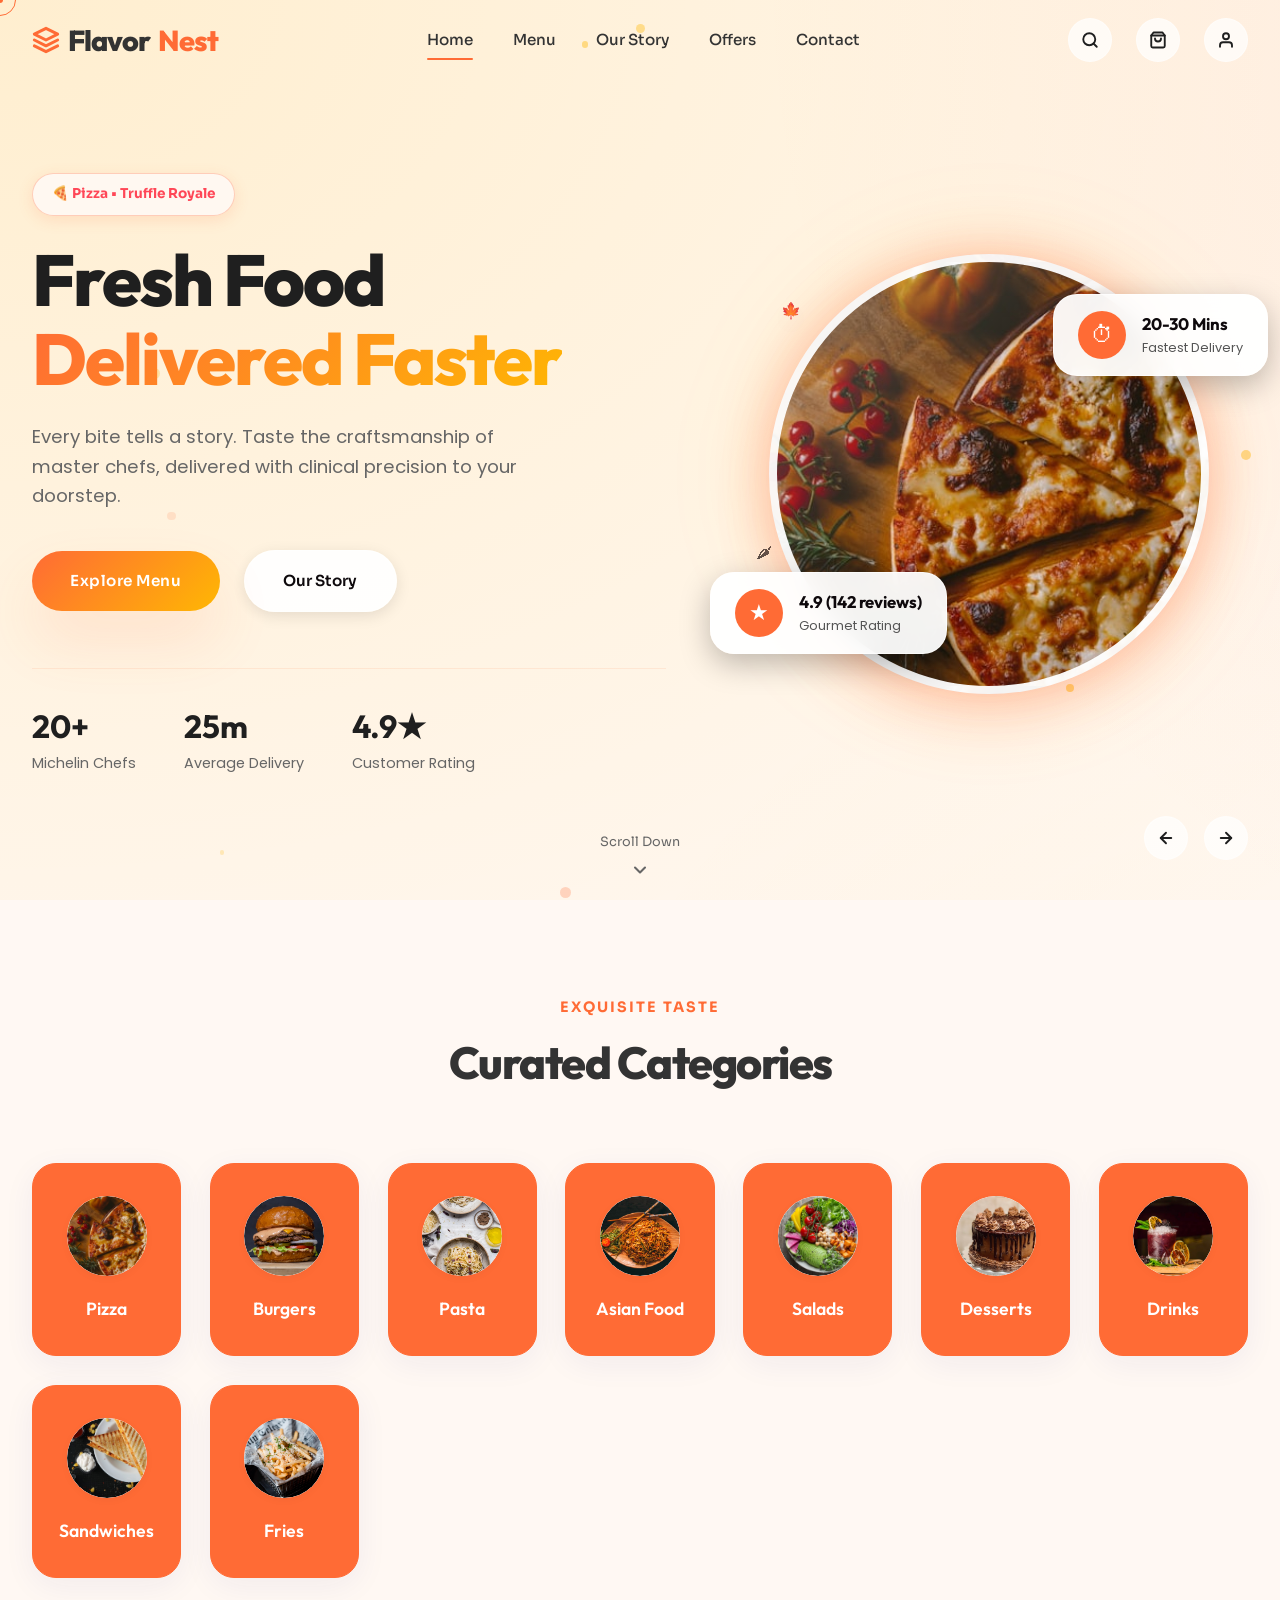
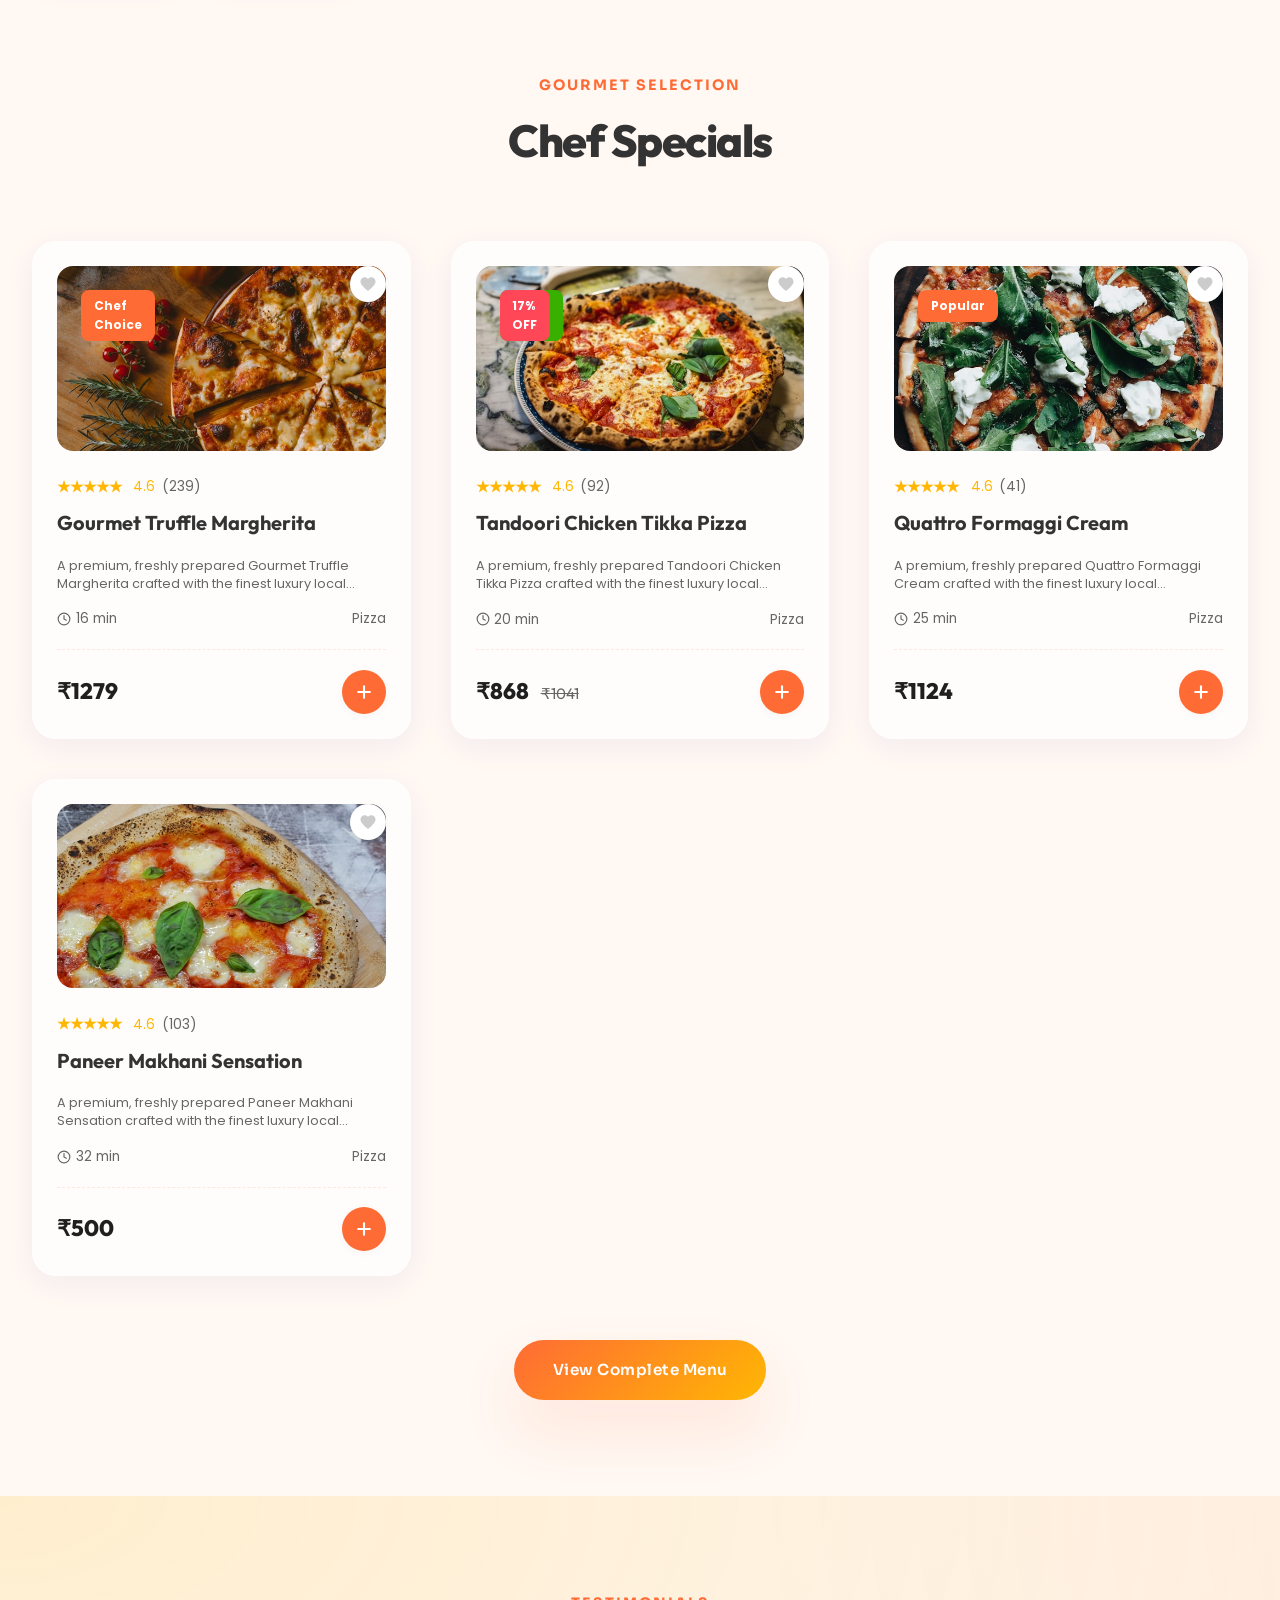
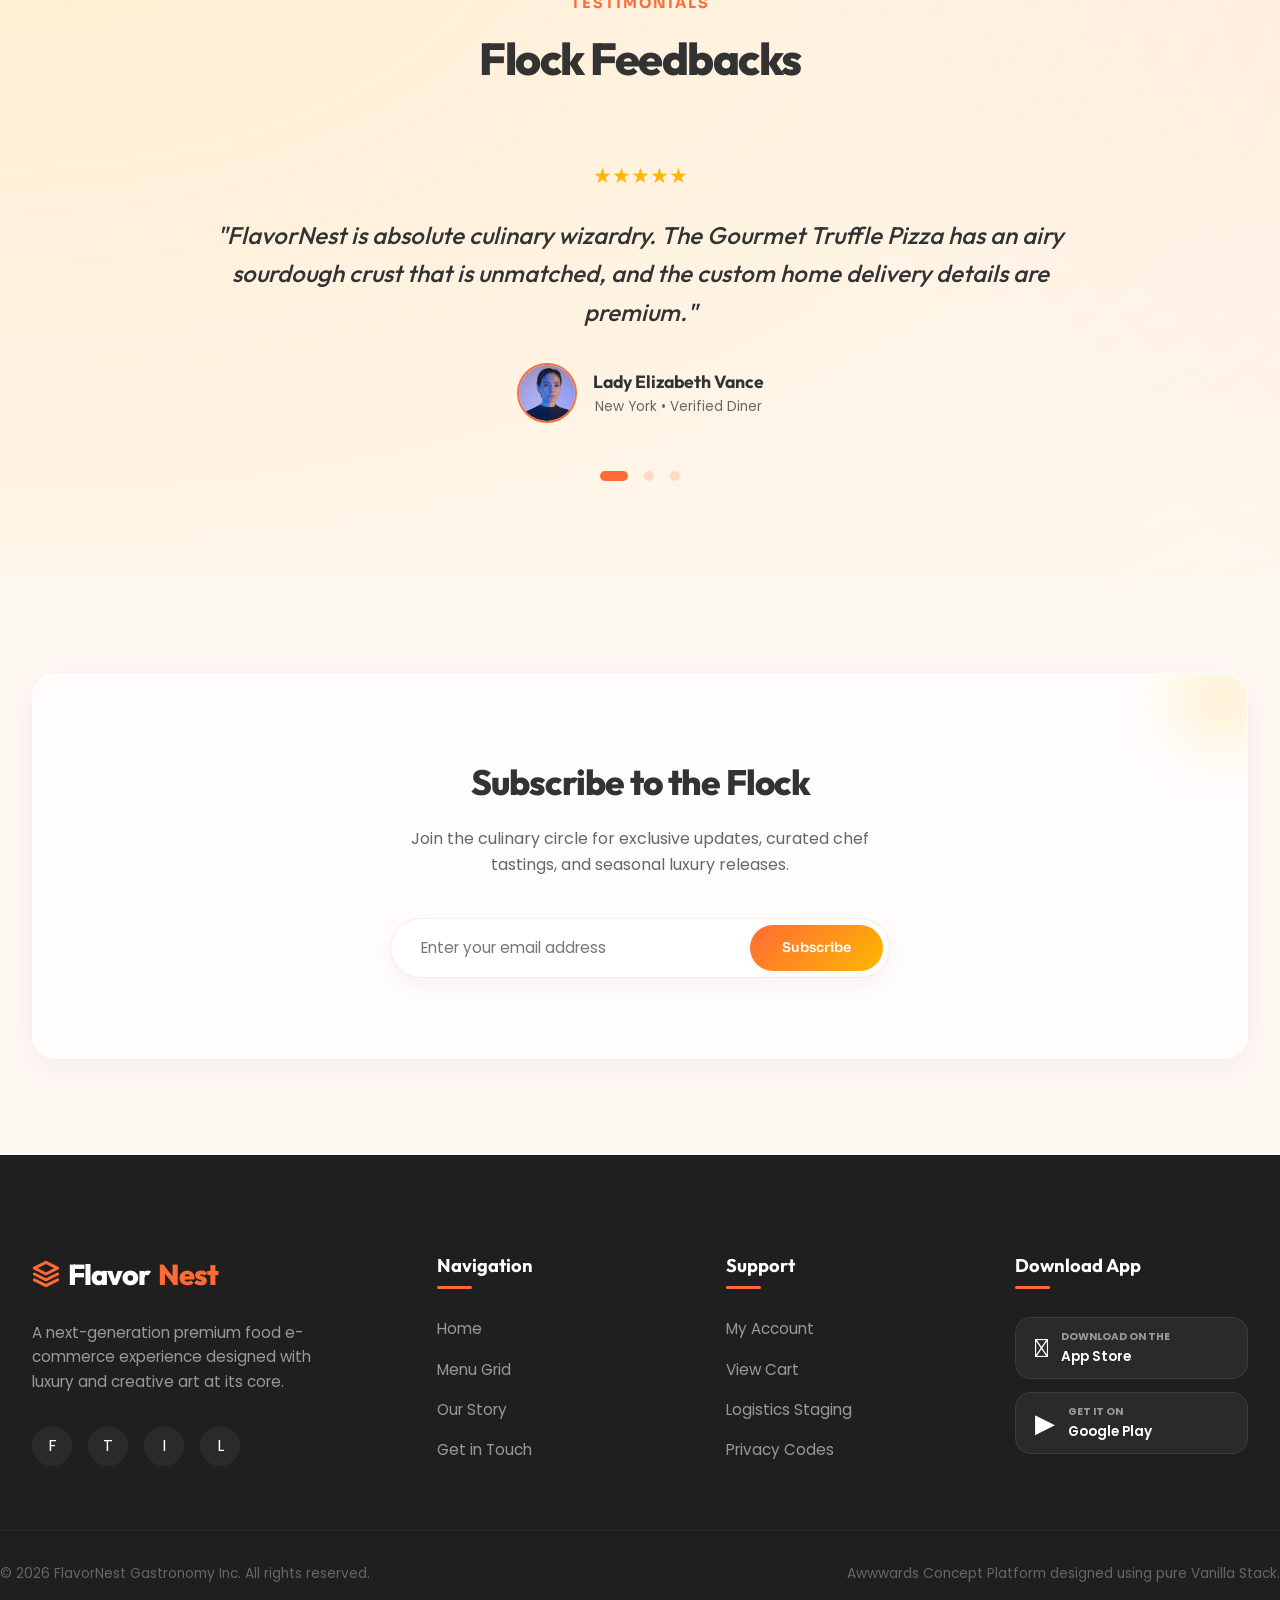
<file: index.html>
<!DOCTYPE html>
<html lang="en">
<head>
  <meta charset="UTF-8">
  <meta name="viewport" content="width=device-width, initial-scale=1.0">
  <title>FlavorNest | Gastronomy Reimagined</title>
  <meta name="description" content="FlavorNest is an award-winning premium e-commerce platform offering luxury restaurant-style dining delivered with absolute precision.">
  
  <!-- CSS Stylesheets -->
  <link rel="stylesheet" href="css/variables.css?v=12">
  <link rel="stylesheet" href="css/style.css?v=12">
  <link rel="stylesheet" href="css/animations.css?v=12">
  <link rel="stylesheet" href="css/responsive.css?v=12">
</head>
<body>

  <!-- Custom Cursor -->
  <div id="custom-cursor"></div>
  <div id="custom-cursor-dot"></div>

  <!-- Screen Loader -->
  <div id="loader-overlay">
    <video class="loader-video-bg" autoplay muted loop playsinline>
      <source src="assets/coffee.mp4" type="video/mp4">
    </video>
    <div class="loader-logo">Flavor<span>Nest</span></div>
    <div class="cooking-animation">
      <div class="loader-plate"></div>
      <div class="loader-food">🍕</div>
    </div>
  </div>

  <!-- Header Section -->
  <header class="navbar-header">
    <div class="container navbar-container">
      <a href="index.html" class="logo">
        <svg xmlns="http://www.w3.org/2000/svg" width="28" height="28" viewBox="0 0 24 24" fill="none" stroke="currentColor" stroke-width="2.5" stroke-linecap="round" stroke-linejoin="round" style="color:var(--primary-color)">
          <path d="M12 2L2 7l10 5 10-5-10-5z"></path>
          <path d="M2 17l10 5 10-5"></path>
          <path d="M2 12l10 5 10-5"></path>
        </svg>
        Flavor<span>Nest</span>
      </a>
      <nav class="nav-links">
        <a href="index.html" class="nav-link active">Home</a>
        <a href="pages/menu.html" class="nav-link">Menu</a>
        <a href="pages/about.html" class="nav-link">Our Story</a>
        <a href="pages/offers.html" class="nav-link">Offers</a>
        <a href="pages/contact.html" class="nav-link">Contact</a>
      </nav>
      <div class="nav-actions">
        <button class="action-btn search-trigger" aria-label="Search">
          <svg xmlns="http://www.w3.org/2000/svg" width="18" height="18" viewBox="0 0 24 24" fill="none" stroke="currentColor" stroke-width="2.5" stroke-linecap="round" stroke-linejoin="round"><circle cx="11" cy="11" r="8"></circle><line x1="21" y1="21" x2="16.65" y2="16.65"></line></svg>
        </button>
        <a href="pages/cart.html" class="action-btn" aria-label="Cart">
          <svg xmlns="http://www.w3.org/2000/svg" width="18" height="18" viewBox="0 0 24 24" fill="none" stroke="currentColor" stroke-width="2.5" stroke-linecap="round" stroke-linejoin="round"><path d="M6 2L3 6v14a2 2 0 0 0 2 2h14a2 2 0 0 0 2-2V6l-3-4z"></path><line x1="3" y1="6" x2="21" y2="6"></line><path d="M16 10a4 4 0 0 1-8 0"></path></svg>
          <span class="badge-count cart-badge" style="display:none;">0</span>
        </a>
        <a href="pages/login.html" class="action-btn" aria-label="User Profile">
          <svg xmlns="http://www.w3.org/2000/svg" width="18" height="18" viewBox="0 0 24 24" fill="none" stroke="currentColor" stroke-width="2.5" stroke-linecap="round" stroke-linejoin="round"><path d="M20 21v-2a4 4 0 0 0-4-4H8a4 4 0 0 0-4 4v2"></path><circle cx="12" cy="7" r="4"></circle></svg>
        </a>
        <div class="mobile-nav-toggle">
          <svg xmlns="http://www.w3.org/2000/svg" width="24" height="24" viewBox="0 0 24 24" fill="none" stroke="currentColor" stroke-width="2.5" stroke-linecap="round" stroke-linejoin="round"><line x1="3" y1="12" x2="21" y2="12"></line><line x1="3" y1="6" x2="21" y2="6"></line><line x1="3" y1="18" x2="21" y2="18"></line></svg>
        </div>
      </div>
    </div>
  </header>

  <!-- Hero Section -->
  <main>
    <section class="hero animated-mesh-bg">
      <div class="container hero-grid">
        <div class="hero-content">
          <div class="offer-tag">
            <span>🍕 Pizza • Truffle Royale</span>
          </div>
          <h1 class="hero-title">Fresh Food <br><span>Delivered Faster</span></h1>
          <p class="hero-desc">Every bite tells a story. Taste the craftsmanship of master chefs, delivered with clinical precision to your doorstep.</p>
          
          <div class="hero-cta">
            <a href="pages/menu.html" class="btn-premium magnetic"><span>Explore Menu</span></a>
            <a href="pages/about.html" class="btn-secondary-glass"><span>Our Story</span></a>
          </div>

          <div class="hero-stats">
            <div class="stat-item">
              <h3>20+</h3>
              <p>Michelin Chefs</p>
            </div>
            <div class="stat-item">
              <h3>25m</h3>
              <p>Average Delivery</p>
            </div>
            <div class="stat-item">
              <h3>4.9★</h3>
              <p>Customer Rating</p>
            </div>
          </div>
        </div>

        <div class="hero-visual">
          <div class="glow-bg"></div>
          
          <!-- Floating elements -->
          <div class="floating-card glass-panel card-rating float-item">
            <div class="floating-card-icon">★</div>
            <div class="floating-card-info">
              <h4>4.9 (142 reviews)</h4>
              <p>Gourmet Rating</p>
            </div>
          </div>

          <div class="floating-card glass-panel card-delivery float-item-reverse">
            <div class="floating-card-icon">⏱</div>
            <div class="floating-card-info">
              <h4>20-30 Mins</h4>
              <p>Fastest Delivery</p>
            </div>
          </div>

          <!-- Decorative Ingredients -->
          <div class="floating-ingredient ing-1 float-item">🍁</div>
          <div class="floating-ingredient ing-2 float-item-reverse">🌶</div>
          <div class="floating-ingredient ing-3 float-item">🍃</div>
          <div class="floating-ingredient ing-4 float-item-reverse">🍄</div>

          <div class="hero-video-frame" data-depth="0.08">
            <video autoplay muted loop playsinline id="hero-video-player">
              <source src="assets/pizza.mp4" type="video/mp4">
              <!-- Fallback Image if Video doesn't load -->
              <img src="assets/pizza_0.jpg" alt="Gourmet Pizza Layer">
            </video>
          </div>
        </div>
      </div>

      <!-- Arrow Slide controls -->
      <div style="position: absolute; bottom: 40px; right: 2rem; display:flex; gap:1rem; z-index:20;">
        <button class="action-btn hero-prev-btn" aria-label="Previous Slide">
          <svg xmlns="http://www.w3.org/2000/svg" width="18" height="18" viewBox="0 0 24 24" fill="none" stroke="currentColor" stroke-width="2.5" stroke-linecap="round" stroke-linejoin="round"><line x1="19" y1="12" x2="5" y2="12"></line><polyline points="12 19 5 12 12 5"></polyline></svg>
        </button>
        <button class="action-btn hero-next-btn" aria-label="Next Slide">
          <svg xmlns="http://www.w3.org/2000/svg" width="18" height="18" viewBox="0 0 24 24" fill="none" stroke="currentColor" stroke-width="2.5" stroke-linecap="round" stroke-linejoin="round"><line x1="5" y1="12" x2="19" y2="12"></line><polyline points="12 5 19 12 12 19"></polyline></svg>
        </button>
      </div>

      <!-- Scroll Indicator -->
      <div class="scroll-indicator" style="position: absolute; bottom: 20px; left: 50%; transform: translateX(-50%); display: flex; flex-direction: column; align-items: center; gap: 0.5rem; font-family: var(--font-accent); font-size: 0.8rem; color: var(--text-muted); cursor: pointer; z-index: 20;">
        <span class="scroll-text">Scroll Down</span>
        <svg xmlns="http://www.w3.org/2000/svg" width="20" height="20" viewBox="0 0 24 24" fill="none" stroke="currentColor" stroke-width="2.5" stroke-linecap="round" stroke-linejoin="round" class="bounce-scroll">
          <polyline points="6 9 12 15 18 9"></polyline>
        </svg>
      </div>
    </section>

    <!-- Categories Section -->
    <section class="container" style="padding-top: 6rem;">
      <div class="section-header reveal-el">
        <span class="section-subtitle">Exquisite Taste</span>
        <h2 class="section-title">Curated Categories</h2>
      </div>

      <div class="categories-grid" data-particles="10">
        <div class="category-card glass-panel reveal-el delay-100" data-category="Pizza">
          <div class="category-icon-wrapper"><img src="assets/pizza_0.jpg" alt="Pizza"></div>
          <h3>Pizza</h3>
        </div>
        <div class="category-card glass-panel reveal-el delay-200" data-category="Burgers">
          <div class="category-icon-wrapper"><img src="assets/burger_0.jpg" alt="Burgers"></div>
          <h3>Burgers</h3>
        </div>
        <div class="category-card glass-panel reveal-el delay-300" data-category="Pasta">
          <div class="category-icon-wrapper"><img src="assets/pasta_0.jpg" alt="Pasta"></div>
          <h3>Pasta</h3>
        </div>
        <div class="category-card glass-panel reveal-el delay-300" data-category="Asian Food">
          <div class="category-icon-wrapper"><img src="assets/asian_0.jpg" alt="Asian Food"></div>
          <h3>Asian Food</h3>
        </div>
        <div class="category-card glass-panel reveal-el delay-400" data-category="Salads">
          <div class="category-icon-wrapper"><img src="assets/salad_0.jpg" alt="Salads"></div>
          <h3>Salads</h3>
        </div>
        <div class="category-card glass-panel reveal-el delay-500" data-category="Desserts">
          <div class="category-icon-wrapper"><img src="assets/desserts_0.jpg" alt="Desserts"></div>
          <h3>Desserts</h3>
        </div>
        <div class="category-card glass-panel reveal-el delay-500" data-category="Drinks">
          <div class="category-icon-wrapper"><img src="assets/drinks_0.jpg" alt="Drinks"></div>
          <h3>Drinks</h3>
        </div>
        <div class="category-card glass-panel reveal-el delay-500" data-category="Sandwiches">
          <div class="category-icon-wrapper"><img src="assets/sandwiches_0.jpg" alt="Sandwiches"></div>
          <h3>Sandwiches</h3>
        </div>
        <div class="category-card glass-panel reveal-el delay-500" data-category="Fries">
          <div class="category-icon-wrapper"><img src="assets/fries_0.jpg" alt="Fries"></div>
          <h3>Fries</h3>
        </div>
      </div>
    </section>

    <!-- Featured Products Section -->
    <section class="container products-wrapper">
      <div class="section-header reveal-el">
        <span class="section-subtitle">Gourmet Selection</span>
        <h2 class="section-title">Chef Specials</h2>
      </div>

      <div id="featured-products-container" class="products-grid">
        <!-- Rendered dynamically by js/app.js?v=12 -->
      </div>

      <div style="text-align: center; margin-top: 4rem;" class="reveal-el">
        <a href="pages/menu.html" class="btn-premium"><span>View Complete Menu</span></a>
      </div>
    </section>

    <!-- Reviews Section -->
    <section class="reviews-section animated-mesh-bg">
      <div class="container">
        <div class="section-header reveal-el">
          <span class="section-subtitle">Testimonials</span>
          <h2 class="section-title">Flock Feedbacks</h2>
        </div>

        <div class="reviews-slider-wrapper reveal-el">
          <!-- Slide 1 -->
          <div class="review-slide active">
            <div class="review-stars">★★★★★</div>
            <p class="review-text">"FlavorNest is absolute culinary wizardry. The Gourmet Truffle Pizza has an airy sourdough crust that is unmatched, and the custom home delivery details are premium."</p>
            <div class="review-user">
              <img src="assets/avatar_female_1.jpg" alt="Jane Doe" class="review-avatar">
              <div class="review-info">
                <h4>Lady Elizabeth Vance</h4>
                <p>New York • Verified Diner</p>
              </div>
            </div>
          </div>
          <!-- Slide 2 -->
          <div class="review-slide">
            <div class="review-stars">★★★★★</div>
            <p class="review-text">"The Wagyu Gold Truffle Burger is a masterpiece of culinary texture. It arrived perfectly medium rare and in custom glassmorphic-style eco boxes."</p>
            <div class="review-user">
              <img src="assets/avatar_male_1.jpg" alt="John Smith" class="review-avatar">
              <div class="review-info">
                <h4>Sir Charles Harrison</h4>
                <p>London • Gastronomist</p>
              </div>
            </div>
          </div>
          <!-- Slide 3 -->
          <div class="review-slide">
            <div class="review-stars">★★★★★</div>
            <p class="review-text">"Authentic Sicilian Pistachio Gelato delivered at freezing levels without any structural melt! Beautiful storytelling, fast logistics, and absolute premium service."</p>
            <div class="review-user">
              <img src="assets/avatar_female_2.jpg" alt="Sarah Connor" class="review-avatar">
              <div class="review-info">
                <h4>Helena Rostova</h4>
                <p>Rome • Culinary Critic</p>
              </div>
            </div>
          </div>

          <!-- Controls dots -->
          <div class="slider-controls"></div>
        </div>
      </div>
    </section>

    <!-- Newsletter Section -->
    <section class="container newsletter-section" style="padding-top: 6rem;">
      <div class="newsletter-panel glass-panel reveal-el">
        <h2 class="newsletter-title">Subscribe to the Flock</h2>
        <p class="newsletter-desc">Join the culinary circle for exclusive updates, curated chef tastings, and seasonal luxury releases.</p>
        <form class="newsletter-form">
          <input type="email" placeholder="Enter your email address" required>
          <button type="submit">Subscribe</button>
        </form>
      </div>
    </section>
  </main>

  <!-- Footer Section -->
  <footer class="footer-section">
    <div class="footer-wave"></div>
    <div class="container footer-grid">
      <div class="footer-about">
        <a href="index.html" class="logo">
          <svg xmlns="http://www.w3.org/2000/svg" width="28" height="28" viewBox="0 0 24 24" fill="none" stroke="currentColor" stroke-width="2.5" stroke-linecap="round" stroke-linejoin="round" style="color:var(--primary-color)">
            <path d="M12 2L2 7l10 5 10-5-10-5z"></path>
            <path d="M2 17l10 5 10-5"></path>
            <path d="M2 12l10 5 10-5"></path>
          </svg>
          Flavor<span>Nest</span>
        </a>
        <p>A next-generation premium food e-commerce experience designed with luxury and creative art at its core.</p>
        <div class="social-links">
          <a href="#" class="social-link" aria-label="Facebook">F</a>
          <a href="#" class="social-link" aria-label="Twitter">T</a>
          <a href="#" class="social-link" aria-label="Instagram">I</a>
          <a href="#" class="social-link" aria-label="LinkedIn">L</a>
        </div>
      </div>

      <div class="footer-column">
        <h4>Navigation</h4>
        <div class="footer-links">
          <a href="index.html">Home</a>
          <a href="pages/menu.html">Menu Grid</a>
          <a href="pages/about.html">Our Story</a>
          <a href="pages/contact.html">Get in Touch</a>
        </div>
      </div>

      <div class="footer-column">
        <h4>Support</h4>
        <div class="footer-links">
          <a href="pages/profile.html">My Account</a>
          <a href="pages/cart.html">View Cart</a>
          <a href="pages/checkout.html">Logistics Staging</a>
          <a href="#">Privacy Codes</a>
        </div>
      </div>

      <div class="footer-column">
        <h4>Download App</h4>
        <div class="app-downloads">
          <a href="#" class="app-btn">
            <span class="app-btn-icon"></span>
            <div class="app-btn-info">
              <h5>Download on the</h5>
              <p>App Store</p>
            </div>
          </a>
          <a href="#" class="app-btn">
            <span class="app-btn-icon">▶</span>
            <div class="app-btn-info">
              <h5>Get it on</h5>
              <p>Google Play</p>
            </div>
          </a>
        </div>
      </div>
    </div>

    <div class="container footer-bottom">
      <p>&copy; 2026 FlavorNest Gastronomy Inc. All rights reserved.</p>
      <p>Awwwards Concept Platform designed using pure Vanilla Stack.</p>
    </div>

    <!-- Scroll Top button -->
    <div class="scroll-top-btn" aria-label="Scroll to top">
      <svg xmlns="http://www.w3.org/2000/svg" width="20" height="20" viewBox="0 0 24 24" fill="none" stroke="currentColor" stroke-width="2.5" stroke-linecap="round" stroke-linejoin="round"><line x1="12" y1="19" x2="12" y2="5"></line><polyline points="5 12 12 5 19 12"></polyline></svg>
    </div>
  </footer>

  <!-- Search Popup Overlay -->
  <div id="search-overlay"></div>

  <!-- JavaScript Scripts -->
  <script src="js/storage.js?v=12"></script>
  <script src="js/loader.js?v=12"></script>
  <script src="js/cursor.js?v=12"></script>
  <script src="js/toast.js?v=12"></script>
  <script src="js/navbar.js?v=12"></script>
  <script src="js/products.js?v=12"></script>
  <script src="js/cart.js?v=12"></script>
  <script src="js/wishlist.js?v=12"></script>
  <script src="js/search.js?v=12"></script>
  <script src="js/slider.js?v=12"></script>
  <script src="js/animations.js?v=12"></script>
  <script src="js/hero.js?v=12"></script>
  <script src="js/tilt.js?v=12"></script>
  <script src="js/app.js?v=12"></script>
</body>
</html>
</file>
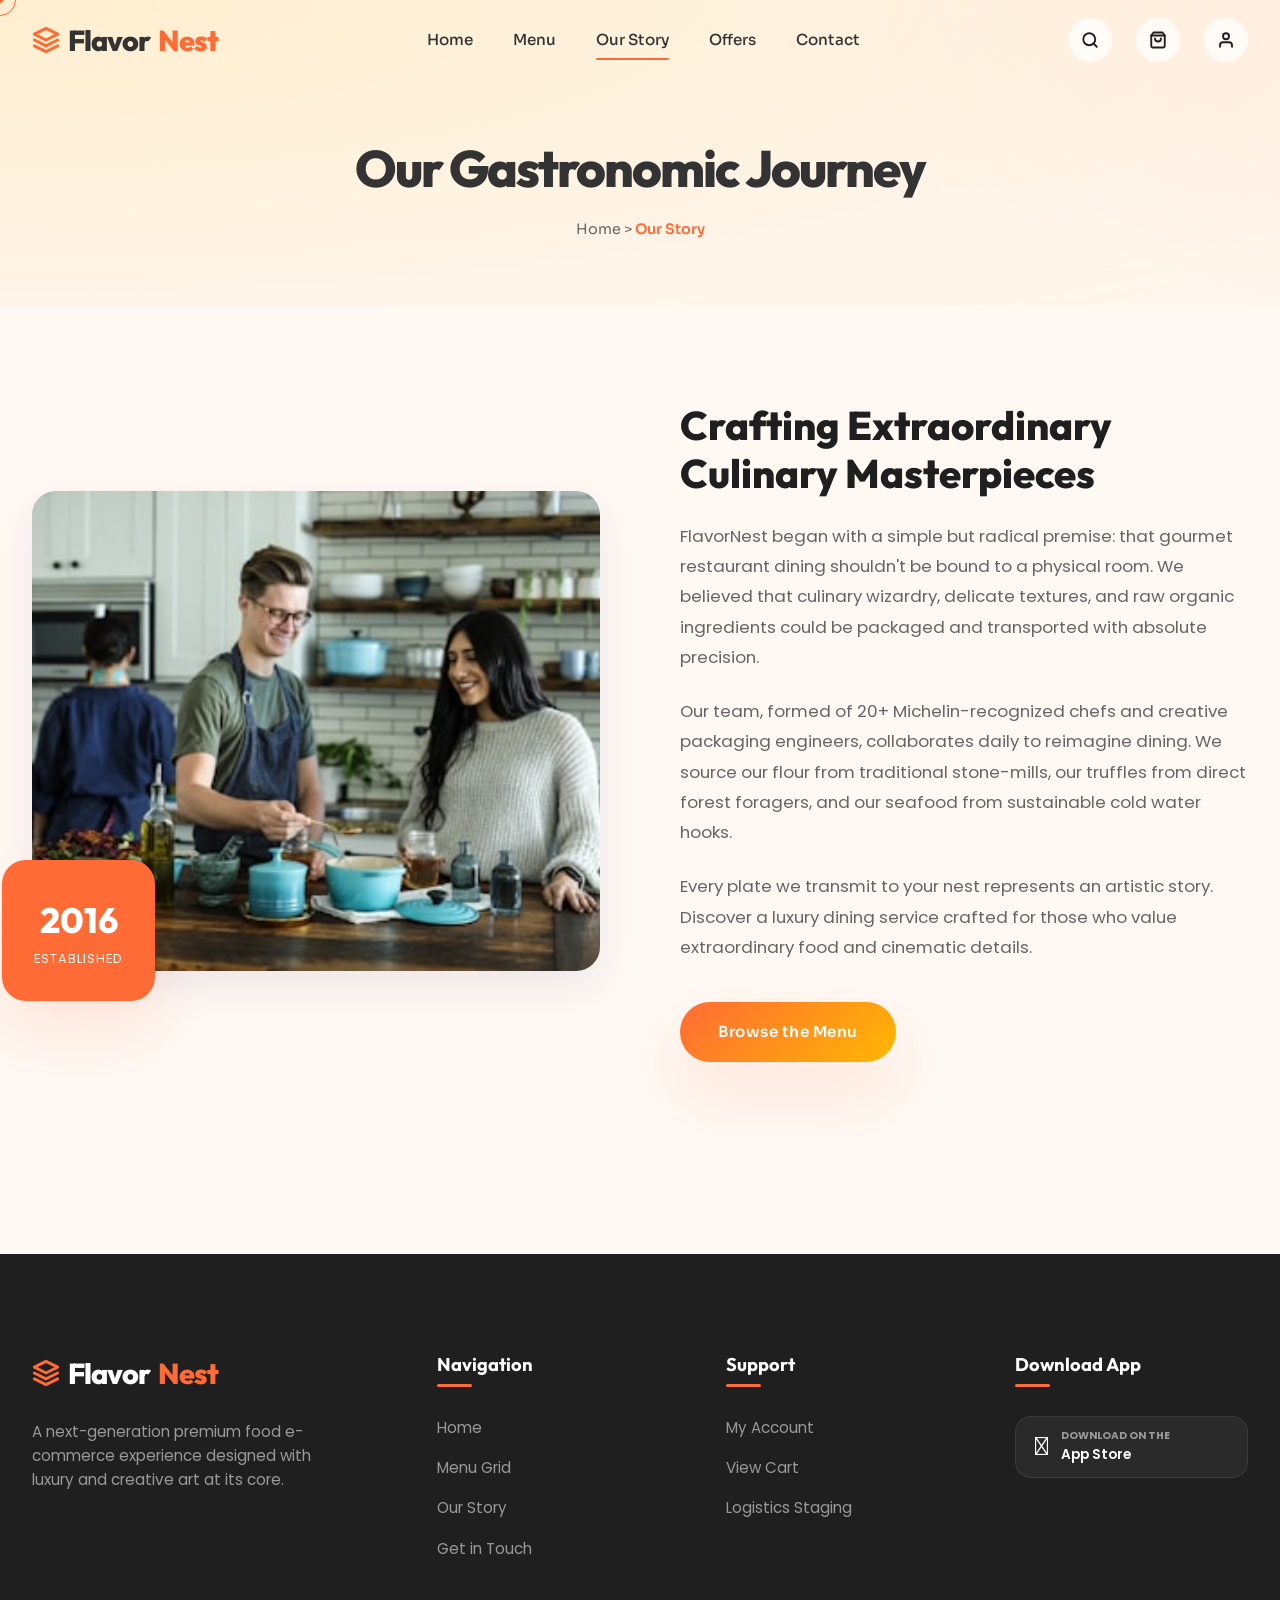
<file: pages/about.html>
<!DOCTYPE html>
<html lang="en">
<head>
  <meta charset="UTF-8">
  <meta name="viewport" content="width=device-width, initial-scale=1.0">
  <title>Our Story | FlavorNest</title>
  
  <!-- CSS Stylesheets -->
  <link rel="stylesheet" href="../css/variables.css">
  <link rel="stylesheet" href="../css/style.css">
  <link rel="stylesheet" href="../css/animations.css">
  <link rel="stylesheet" href="../css/responsive.css">
  
  <style>
    /* Specific About Styles */
    .about-story-grid {
      display: grid;
      grid-template-columns: 1fr 1fr;
      gap: 5rem;
      align-items: center;
      margin-bottom: 6rem;
    }
    
    .about-visual {
      position: relative;
    }
    
    .about-img {
      border-radius: var(--radius-lg);
      box-shadow: var(--shadow-lg);
      width: 100%;
      height: 480px;
      object-fit: cover;
    }
    
    .about-badge {
      position: absolute;
      bottom: -30px;
      left: -30px;
      padding: 2rem;
      background: var(--primary-color);
      color: var(--secondary-color);
      border-radius: var(--radius-lg);
      box-shadow: var(--shadow-premium);
      text-align: center;
      max-width: 180px;
    }
    
    .about-badge h3 {
      font-family: var(--font-heading);
      font-size: 2.2rem;
      font-weight: 800;
    }
    
    .about-badge p {
      font-size: 0.8rem;
      text-transform: uppercase;
      letter-spacing: 1px;
    }
    
    .story-title {
      font-family: var(--font-heading);
      font-size: 2.5rem;
      font-weight: 800;
      line-height: 1.2;
      margin-bottom: 1.5rem;
      color: var(--dark-color);
    }
    
    .story-p {
      color: var(--text-muted);
      font-size: 1.05rem;
      line-height: 1.8;
      margin-bottom: 1.5rem;
    }

    @media (max-width: 900px) {
      .about-story-grid {
        grid-template-columns: 1fr;
        gap: 3rem;
      }
      .about-img {
        height: 320px;
      }
      .about-badge {
        display: none; /* Hide for cleaner mobile space */
      }
    }
  </style>
</head>
<body>

  <!-- Custom Cursor -->
  <div id="custom-cursor"></div>
  <div id="custom-cursor-dot"></div>

  <!-- Screen Loader -->
  <div id="loader-overlay">
    <div class="loader-logo">Flavor<span>Nest</span></div>
    <div class="cooking-animation">
      <div class="loader-plate"></div>
      <div class="loader-food">🍲</div>
    </div>
  </div>

  <!-- Header Section -->
  <header class="navbar-header">
    <div class="container navbar-container">
      <a href="../index.html" class="logo">
        <svg xmlns="http://www.w3.org/2000/svg" width="28" height="28" viewBox="0 0 24 24" fill="none" stroke="currentColor" stroke-width="2.5" stroke-linecap="round" stroke-linejoin="round" style="color:var(--primary-color)">
          <path d="M12 2L2 7l10 5 10-5-10-5z"></path>
          <path d="M2 17l10 5 10-5"></path>
          <path d="M2 12l10 5 10-5"></path>
        </svg>
        Flavor<span>Nest</span>
      </a>
      <nav class="nav-links">
        <a href="../index.html" class="nav-link">Home</a>
        <a href="menu.html" class="nav-link">Menu</a>
        <a href="about.html" class="nav-link active">Our Story</a>
        <a href="offers.html" class="nav-link">Offers</a>
        <a href="contact.html" class="nav-link">Contact</a>
      </nav>
      <div class="nav-actions">
        <button class="action-btn search-trigger" aria-label="Search">
          <svg xmlns="http://www.w3.org/2000/svg" width="18" height="18" viewBox="0 0 24 24" fill="none" stroke="currentColor" stroke-width="2.5" stroke-linecap="round" stroke-linejoin="round"><circle cx="11" cy="11" r="8"></circle><line x1="21" y1="21" x2="16.65" y2="16.65"></line></svg>
        </button>
        <a href="cart.html" class="action-btn" aria-label="Cart">
          <svg xmlns="http://www.w3.org/2000/svg" width="18" height="18" viewBox="0 0 24 24" fill="none" stroke="currentColor" stroke-width="2.5" stroke-linecap="round" stroke-linejoin="round"><path d="M6 2L3 6v14a2 2 0 0 0 2 2h14a2 2 0 0 0 2-2V6l-3-4z"></path><line x1="3" y1="6" x2="21" y2="6"></line><path d="M16 10a4 4 0 0 1-8 0"></path></svg>
          <span class="badge-count cart-badge" style="display:none;">0</span>
        </a>
        <a href="login.html" class="action-btn" aria-label="User Profile">
          <svg xmlns="http://www.w3.org/2000/svg" width="18" height="18" viewBox="0 0 24 24" fill="none" stroke="currentColor" stroke-width="2.5" stroke-linecap="round" stroke-linejoin="round"><path d="M20 21v-2a4 4 0 0 0-4-4H8a4 4 0 0 0-4 4v2"></path><circle cx="12" cy="7" r="4"></circle></svg>
        </a>
        <div class="mobile-nav-toggle">
          <svg xmlns="http://www.w3.org/2000/svg" width="24" height="24" viewBox="0 0 24 24" fill="none" stroke="currentColor" stroke-width="2.5" stroke-linecap="round" stroke-linejoin="round"><line x1="3" y1="12" x2="21" y2="12"></line><line x1="3" y1="6" x2="21" y2="6"></line><line x1="3" y1="18" x2="21" y2="18"></line></svg>
        </div>
      </div>
    </div>
  </header>

  <!-- Page Header -->
  <section class="page-heading">
    <div class="container">
      <h1>Our Gastronomic Journey</h1>
      <div class="breadcrumb">
        <a href="../index.html">Home</a> &gt; <span>Our Story</span>
      </div>
    </div>
  </section>

  <!-- Main Narrative -->
  <main class="container" style="padding-top: 6rem; padding-bottom: 6rem;">
    <div class="about-story-grid">
      <div class="about-visual reveal-el">
        <img src="../assets/chef.jpg" class="about-img" alt="Gourmet Chef Prep">
        <div class="about-badge">
          <h3>2016</h3>
          <p>Established</p>
        </div>
      </div>

      <div class="about-content reveal-el">
        <h2 class="story-title">Crafting Extraordinary Culinary Masterpieces</h2>
        <p class="story-p">FlavorNest began with a simple but radical premise: that gourmet restaurant dining shouldn't be bound to a physical room. We believed that culinary wizardry, delicate textures, and raw organic ingredients could be packaged and transported with absolute precision.</p>
        <p class="story-p">Our team, formed of 20+ Michelin-recognized chefs and creative packaging engineers, collaborates daily to reimagine dining. We source our flour from traditional stone-mills, our truffles from direct forest foragers, and our seafood from sustainable cold water hooks.</p>
        <p class="story-p">Every plate we transmit to your nest represents an artistic story. Discover a luxury dining service crafted for those who value extraordinary food and cinematic details.</p>
        
        <a href="menu.html" class="btn-premium magnetic" style="margin-top: 1rem;">
          <span>Browse the Menu</span>
        </a>
      </div>
    </div>
  </main>

  <!-- Footer Section -->
  <footer class="footer-section">
    <div class="footer-wave"></div>
    <div class="container footer-grid">
      <div class="footer-about">
        <a href="../index.html" class="logo">
          <svg xmlns="http://www.w3.org/2000/svg" width="28" height="28" viewBox="0 0 24 24" fill="none" stroke="currentColor" stroke-width="2.5" stroke-linecap="round" stroke-linejoin="round" style="color:var(--primary-color)">
            <path d="M12 2L2 7l10 5 10-5-10-5z"></path>
            <path d="M2 17l10 5 10-5"></path>
            <path d="M2 12l10 5 10-5"></path>
          </svg>
          Flavor<span>Nest</span>
        </a>
        <p>A next-generation premium food e-commerce experience designed with luxury and creative art at its core.</p>
      </div>

      <div class="footer-column">
        <h4>Navigation</h4>
        <div class="footer-links">
          <a href="../index.html">Home</a>
          <a href="menu.html">Menu Grid</a>
          <a href="about.html">Our Story</a>
          <a href="contact.html">Get in Touch</a>
        </div>
      </div>

      <div class="footer-column">
        <h4>Support</h4>
        <div class="footer-links">
          <a href="profile.html">My Account</a>
          <a href="cart.html">View Cart</a>
          <a href="checkout.html">Logistics Staging</a>
        </div>
      </div>

      <div class="footer-column">
        <h4>Download App</h4>
        <div class="app-downloads">
          <a href="#" class="app-btn">
            <span class="app-btn-icon"></span>
            <div class="app-btn-info">
              <h5>Download on the</h5>
              <p>App Store</p>
            </div>
          </a>
        </div>
      </div>
    </div>
  </footer>

  <!-- Search Modal Overlay -->
  <div id="search-overlay"></div>

  <!-- JavaScript Scripts -->
  <script src="../js/storage.js"></script>
  <script src="../js/loader.js"></script>
  <script src="../js/cursor.js"></script>
  <script src="../js/toast.js"></script>
  <script src="../js/navbar.js"></script>
  <script src="../js/products.js"></script>
  <script src="../js/cart.js"></script>
  <script src="../js/wishlist.js"></script>
  <script src="../js/search.js"></script>
  <script src="../js/animations.js"></script>
  <script src="../js/app.js"></script>
</body>
</html>
</file>
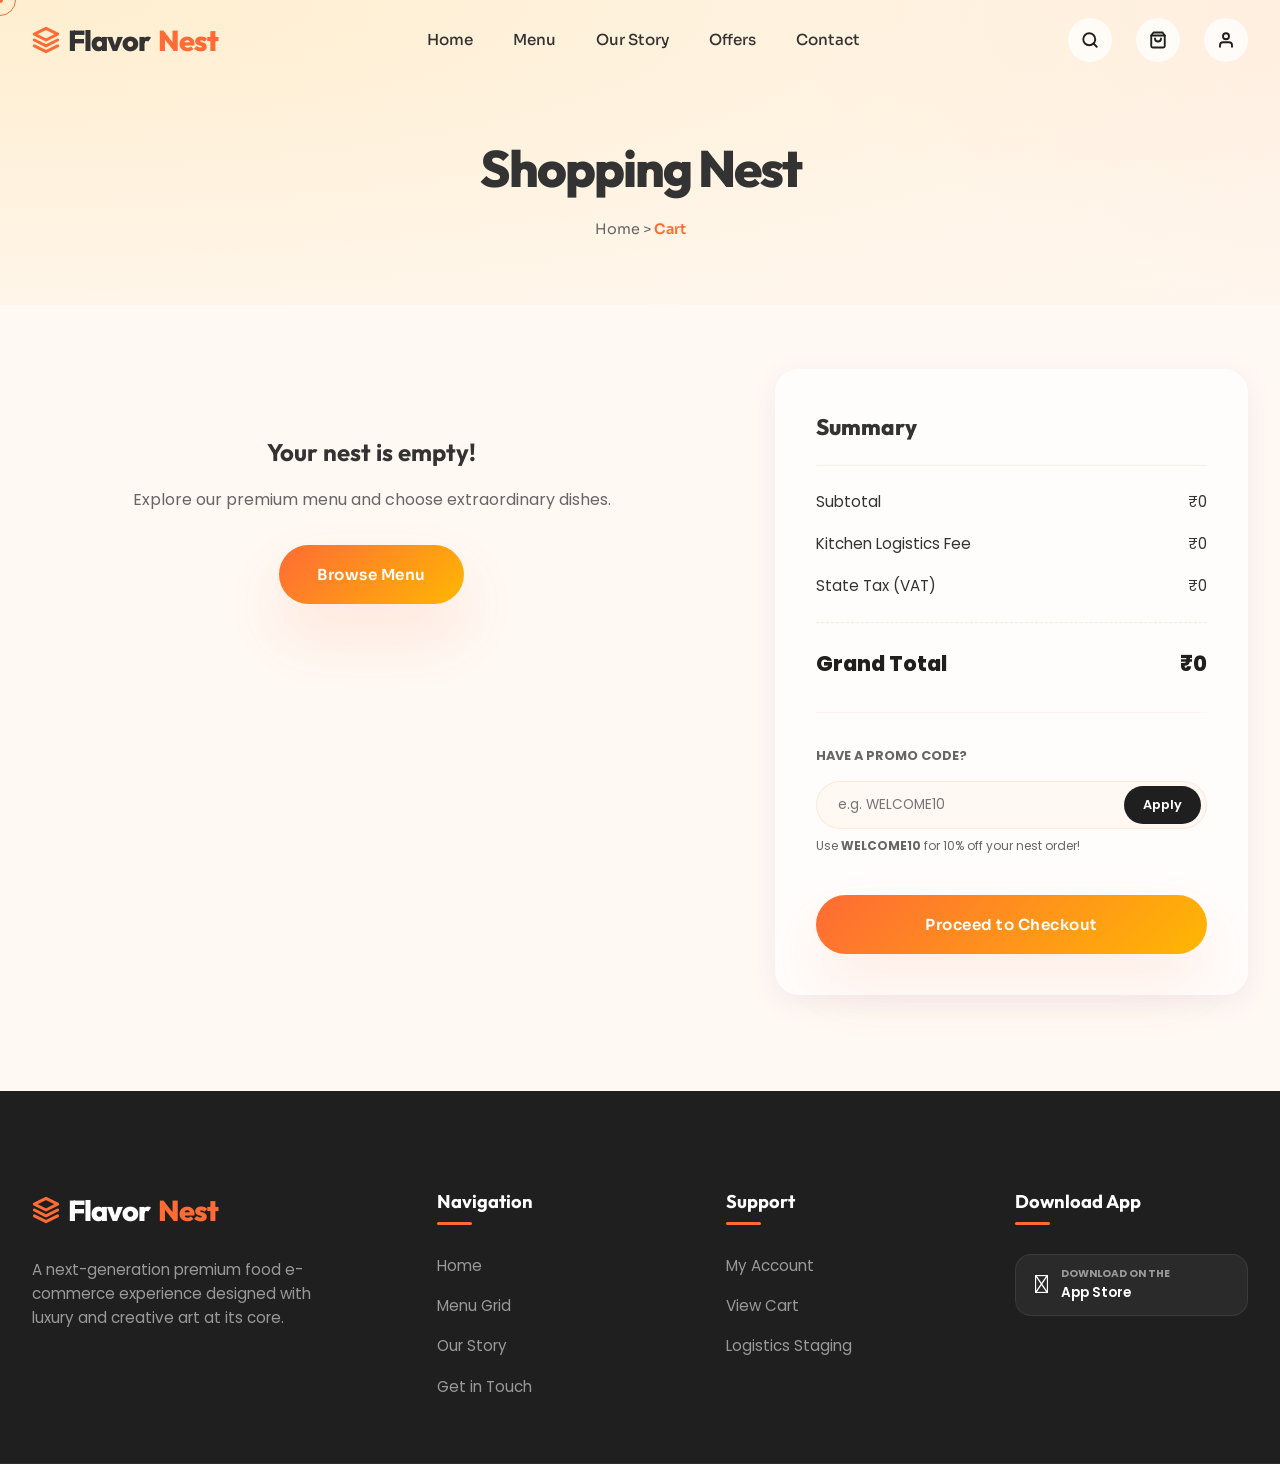
<file: pages/cart.html>
<!DOCTYPE html>
<html lang="en">
<head>
  <meta charset="UTF-8">
  <meta name="viewport" content="width=device-width, initial-scale=1.0">
  <title>Your Nest Cart | FlavorNest</title>
  
  <!-- CSS Stylesheets -->
  <link rel="stylesheet" href="../css/variables.css?v=12">
  <link rel="stylesheet" href="../css/style.css?v=12">
  <link rel="stylesheet" href="../css/animations.css?v=12">
  <link rel="stylesheet" href="../css/responsive.css?v=12">
  
  <style>
    /* Specific Cart page styles */
    .cart-grid {
      display: grid;
      grid-template-columns: 1.3fr 0.7fr;
      gap: 4rem;
      align-items: start;
    }
    
    .cart-table-header {
      display: grid;
      grid-template-columns: 1.8fr 1fr 1fr 0.8fr 0.4fr;
      padding: 1.2rem;
      border-bottom: 2px solid rgba(255, 107, 53, 0.1);
      font-family: var(--font-heading);
      font-weight: 700;
      color: var(--dark-color);
      font-size: 0.95rem;
    }
    
    .cart-item-row {
      display: grid;
      grid-template-columns: 1.8fr 1fr 1fr 0.8fr 0.4fr;
      padding: 1.5rem 1.2rem;
      align-items: center;
      background: var(--secondary-color);
      margin-top: 1rem;
      border-radius: var(--radius-md);
      box-shadow: var(--shadow-sm);
      border: 1px solid rgba(255, 107, 53, 0.04);
      transition: all 0.3s ease;
    }
    
    .cart-item-dish {
      display: flex;
      align-items: center;
      gap: 1.2rem;
    }
    
    .cart-item-dish img {
      width: 60px;
      height: 60px;
      object-fit: contain;
    }
    
    .cart-item-dish h4 {
      font-family: var(--font-heading);
      font-size: 1.05rem;
      font-weight: 700;
    }
    
    .cart-item-specs span {
      font-size: 0.85rem;
      font-weight: 600;
      background: rgba(255,107,53,0.06);
      color: var(--primary-color);
      padding: 0.3rem 0.7rem;
      border-radius: var(--radius-full);
      display: inline-block;
      margin-bottom: 0.3rem;
    }
    
    .cart-item-price {
      font-family: var(--font-heading);
      font-weight: 700;
      color: var(--dark-color);
      font-size: 1.1rem;
    }
    
    .remove-cart-item-btn {
      color: var(--text-muted);
      cursor: pointer;
      transition: var(--transition-fast);
    }
    
    .remove-cart-item-btn:hover {
      color: #ff4757;
      transform: scale(1.1);
    }
    
    .summary-panel {
      padding: 2.5rem;
    }
    
    .summary-title {
      font-family: var(--font-heading);
      font-size: 1.4rem;
      font-weight: 800;
      border-bottom: 1.5px solid rgba(255,107,53,0.1);
      padding-bottom: 1.2rem;
      margin-bottom: 1.5rem;
    }
    
    .summary-row {
      display: flex;
      justify-content: space-between;
      margin-bottom: 1.1rem;
      font-size: 0.95rem;
    }
    
    .summary-row.total-row {
      border-top: 1.5px dashed rgba(255,107,53,0.15);
      padding-top: 1.5rem;
      margin-top: 1.5rem;
      font-weight: 800;
      font-size: 1.3rem;
      color: var(--dark-color);
    }
    
    .coupon-box {
      margin-top: 2rem;
      border-top: 1px solid rgba(255,107,53,0.08);
      padding-top: 1.8rem;
    }
    
    .coupon-form-el {
      display: flex;
      margin-top: 0.8rem;
      background: var(--bg-color);
      padding: 0.3rem;
      border-radius: var(--radius-full);
      border: 1px solid rgba(255,107,53,0.12);
    }
    
    .coupon-form-el input {
      flex-grow: 1;
      padding: 0 1rem;
      font-size: 0.85rem;
      background: none;
    }
    
    .coupon-form-el button {
      padding: 0.6rem 1.2rem;
      background: var(--dark-color);
      color: var(--secondary-color);
      border-radius: var(--radius-full);
      font-size: 0.8rem;
      font-weight: 600;
      cursor: pointer;
      transition: var(--transition-fast);
    }
    
    .coupon-form-el button:hover {
      background: var(--primary-color);
    }

    #remove-coupon-btn {
      color: #ff4757;
      font-size: 0.75rem;
      font-weight: 600;
      cursor: pointer;
      text-decoration: underline;
      margin-left: 0.5rem;
    }

    @media (max-width: 1024px) {
      .cart-grid {
        grid-template-columns: 1fr;
        gap: 3rem;
      }
    }

    @media (max-width: 650px) {
      .cart-table-header {
        display: none;
      }
      .cart-item-row {
        grid-template-columns: 1fr;
        gap: 1.2rem;
        text-align: center;
        justify-items: center;
        padding: 2rem 1.5rem;
      }
      .cart-item-dish {
        flex-direction: column;
      }
    }
  </style>
</head>
<body>

  <!-- Custom Cursor -->
  <div id="custom-cursor"></div>
  <div id="custom-cursor-dot"></div>

  <!-- Screen Loader -->
  <div id="loader-overlay">
    <div class="loader-logo">Flavor<span>Nest</span></div>
    <div class="cooking-animation">
      <div class="loader-plate"></div>
      <div class="loader-food">🍩</div>
    </div>
  </div>

  <!-- Header Section -->
  <header class="navbar-header">
    <div class="container navbar-container">
      <a href="../index.html" class="logo">
        <svg xmlns="http://www.w3.org/2000/svg" width="28" height="28" viewBox="0 0 24 24" fill="none" stroke="currentColor" stroke-width="2.5" stroke-linecap="round" stroke-linejoin="round" style="color:var(--primary-color)">
          <path d="M12 2L2 7l10 5 10-5-10-5z"></path>
          <path d="M2 17l10 5 10-5"></path>
          <path d="M2 12l10 5 10-5"></path>
        </svg>
        Flavor<span>Nest</span>
      </a>
      <nav class="nav-links">
        <a href="../index.html" class="nav-link">Home</a>
        <a href="menu.html" class="nav-link">Menu</a>
        <a href="about.html" class="nav-link">Our Story</a>
        <a href="offers.html" class="nav-link">Offers</a>
        <a href="contact.html" class="nav-link">Contact</a>
      </nav>
      <div class="nav-actions">
        <button class="action-btn search-trigger" aria-label="Search">
          <svg xmlns="http://www.w3.org/2000/svg" width="18" height="18" viewBox="0 0 24 24" fill="none" stroke="currentColor" stroke-width="2.5" stroke-linecap="round" stroke-linejoin="round"><circle cx="11" cy="11" r="8"></circle><line x1="21" y1="21" x2="16.65" y2="16.65"></line></svg>
        </button>
        <a href="cart.html" class="action-btn active" aria-label="Cart">
          <svg xmlns="http://www.w3.org/2000/svg" width="18" height="18" viewBox="0 0 24 24" fill="none" stroke="currentColor" stroke-width="2.5" stroke-linecap="round" stroke-linejoin="round"><path d="M6 2L3 6v14a2 2 0 0 0 2 2h14a2 2 0 0 0 2-2V6l-3-4z"></path><line x1="3" y1="6" x2="21" y2="6"></line><path d="M16 10a4 4 0 0 1-8 0"></path></svg>
          <span class="badge-count cart-badge" style="display:none;">0</span>
        </a>
        <a href="login.html" class="action-btn" aria-label="User Profile">
          <svg xmlns="http://www.w3.org/2000/svg" width="18" height="18" viewBox="0 0 24 24" fill="none" stroke="currentColor" stroke-width="2.5" stroke-linecap="round" stroke-linejoin="round"><path d="M20 21v-2a4 4 0 0 0-4-4H8a4 4 0 0 0-4 4v2"></path><circle cx="12" cy="7" r="4"></circle></svg>
        </a>
        <div class="mobile-nav-toggle">
          <svg xmlns="http://www.w3.org/2000/svg" width="24" height="24" viewBox="0 0 24 24" fill="none" stroke="currentColor" stroke-width="2.5" stroke-linecap="round" stroke-linejoin="round"><line x1="3" y1="12" x2="21" y2="12"></line><line x1="3" y1="6" x2="21" y2="6"></line><line x1="3" y1="18" x2="21" y2="18"></line></svg>
        </div>
      </div>
    </div>
  </header>

  <!-- Page Header -->
  <section class="page-heading">
    <div class="container">
      <h1>Shopping Nest</h1>
      <div class="breadcrumb">
        <a href="../index.html">Home</a> &gt; <span>Cart</span>
      </div>
    </div>
  </section>

  <!-- Cart Grid layout -->
  <main class="container" style="padding-top: 4rem; padding-bottom: 6rem;">
    <div class="cart-grid">
      <!-- Left Cart content -->
      <div id="cart-items-container">
        <!-- Rendered dynamically by js/app.js?v=12 -->
      </div>

      <!-- Right Summary Panel -->
      <div class="summary-panel glass-panel reveal-el">
        <h3 class="summary-title">Summary</h3>
        
        <div class="summary-row">
          <span>Subtotal</span>
          <span id="cart-subtotal">₹0</span>
        </div>

        <div class="summary-row" id="cart-discount-row" style="display:none; color:var(--success-color);">
          <span style="display:flex; align-items:center;">
            Voucher Applied 
            <span id="remove-coupon-btn">(Remove)</span>
          </span>
          <span id="cart-discount">-₹0</span>
        </div>

        <div class="summary-row">
          <span>Kitchen Logistics Fee</span>
          <span id="cart-shipping">₹0</span>
        </div>

        <div class="summary-row">
          <span>State Tax (VAT)</span>
          <span id="cart-tax">₹0</span>
        </div>

        <div class="summary-row total-row">
          <span>Grand Total</span>
          <span id="cart-total">₹0</span>
        </div>

        <!-- Voucher voucher form -->
        <div class="coupon-box">
          <label style="font-size:0.8rem; font-weight:700; color:var(--text-muted);">HAVE A PROMO CODE?</label>
          <form id="coupon-form" class="coupon-form-el">
            <input type="text" id="coupon-input" placeholder="e.g. WELCOME10" required autocomplete="off">
            <button type="submit">Apply</button>
          </form>
          <p style="font-size:0.75rem; color:var(--text-muted); margin-top:0.4rem;">Use <strong>WELCOME10</strong> for 10% off your nest order!</p>
        </div>

        <a href="checkout.html" class="btn-premium magnetic" style="width:100%; margin-top:2.5rem; text-align:center;">
          <span>Proceed to Checkout</span>
        </a>
      </div>
    </div>
  </main>

  <!-- Footer Section -->
  <footer class="footer-section">
    <div class="footer-wave"></div>
    <div class="container footer-grid">
      <div class="footer-about">
        <a href="../index.html" class="logo">
          <svg xmlns="http://www.w3.org/2000/svg" width="28" height="28" viewBox="0 0 24 24" fill="none" stroke="currentColor" stroke-width="2.5" stroke-linecap="round" stroke-linejoin="round" style="color:var(--primary-color)">
            <path d="M12 2L2 7l10 5 10-5-10-5z"></path>
            <path d="M2 17l10 5 10-5"></path>
            <path d="M2 12l10 5 10-5"></path>
          </svg>
          Flavor<span>Nest</span>
        </a>
        <p>A next-generation premium food e-commerce experience designed with luxury and creative art at its core.</p>
      </div>

      <div class="footer-column">
        <h4>Navigation</h4>
        <div class="footer-links">
          <a href="../index.html">Home</a>
          <a href="menu.html">Menu Grid</a>
          <a href="about.html">Our Story</a>
          <a href="contact.html">Get in Touch</a>
        </div>
      </div>

      <div class="footer-column">
        <h4>Support</h4>
        <div class="footer-links">
          <a href="profile.html">My Account</a>
          <a href="cart.html">View Cart</a>
          <a href="checkout.html">Logistics Staging</a>
        </div>
      </div>

      <div class="footer-column">
        <h4>Download App</h4>
        <div class="app-downloads">
          <a href="#" class="app-btn">
            <span class="app-btn-icon"></span>
            <div class="app-btn-info">
              <h5>Download on the</h5>
              <p>App Store</p>
            </div>
          </a>
        </div>
      </div>
    </div>
  </footer>

  <!-- Search Modal Overlay -->
  <div id="search-overlay"></div>

  <!-- JavaScript Scripts -->
  <script src="../js/storage.js?v=12"></script>
  <script src="../js/loader.js?v=12"></script>
  <script src="../js/cursor.js?v=12"></script>
  <script src="../js/toast.js?v=12"></script>
  <script src="../js/navbar.js?v=12"></script>
  <script src="../js/products.js?v=12"></script>
  <script src="../js/cart.js?v=12"></script>
  <script src="../js/wishlist.js?v=12"></script>
  <script src="../js/search.js?v=12"></script>
  <script src="../js/animations.js?v=12"></script>
  <script src="../js/app.js?v=12"></script>
</body>
</html>
</file>
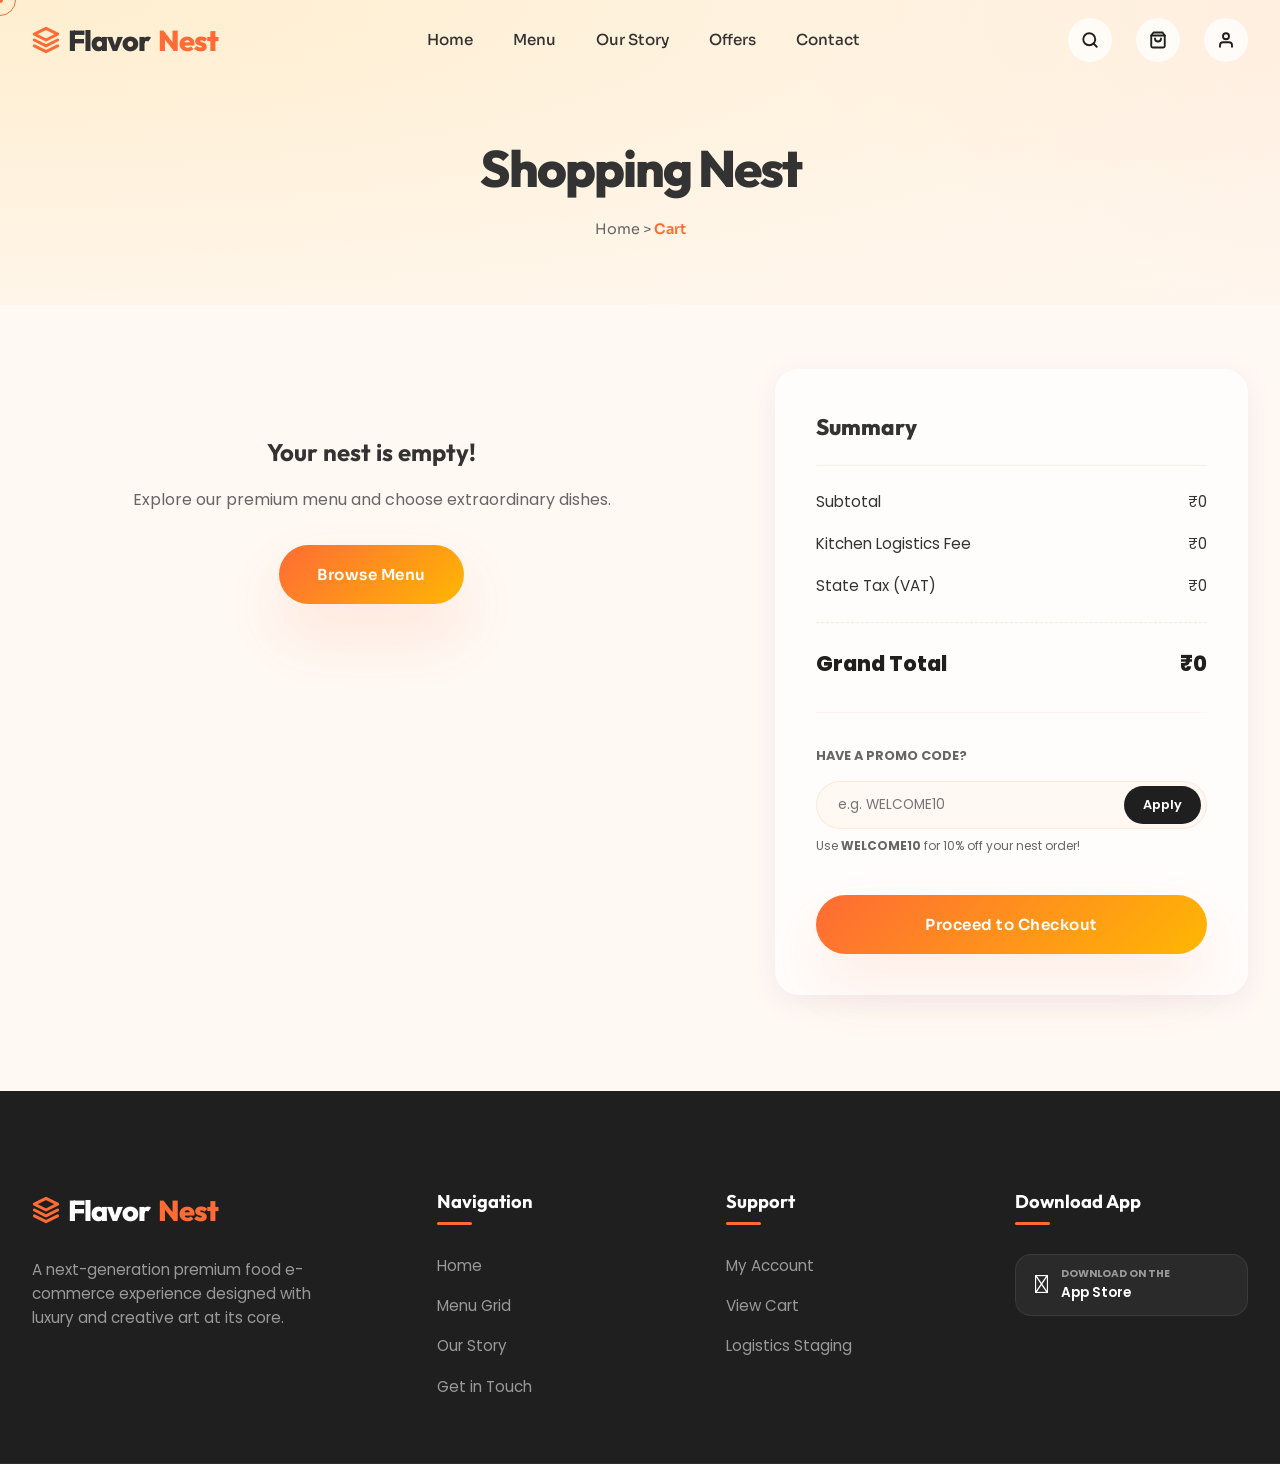
<file: pages/checkout.html>
<!DOCTYPE html>
<html lang="en">
<head>
  <meta charset="UTF-8">
  <meta name="viewport" content="width=device-width, initial-scale=1.0">
  <title>Secured Logistics Checkout | FlavorNest</title>
  
  <!-- CSS Stylesheets -->
  <link rel="stylesheet" href="../css/variables.css?v=12">
  <link rel="stylesheet" href="../css/style.css?v=12">
  <link rel="stylesheet" href="../css/animations.css?v=12">
  <link rel="stylesheet" href="../css/responsive.css?v=12">
  
  <style>
    /* Specific Checkout Styles */
    .checkout-grid {
      display: grid;
      grid-template-columns: 1.2fr 0.8fr;
      gap: 4rem;
      align-items: start;
    }
    
    .checkout-form-panel {
      padding: 3rem;
      border-radius: var(--radius-lg);
    }
    
    .form-sec-title {
      font-family: var(--font-heading);
      font-size: 1.3rem;
      font-weight: 800;
      margin-bottom: 1.5rem;
      display: flex;
      align-items: center;
      gap: 0.5rem;
      color: var(--dark-color);
      border-left: 3px solid var(--primary-color);
      padding-left: 0.8rem;
    }
    
    .form-group-grid {
      display: grid;
      grid-template-columns: 1fr 1fr;
      gap: 1.5rem;
      margin-bottom: 2rem;
    }
    
    .form-group-single {
      display: flex;
      flex-direction: column;
      gap: 0.5rem;
      margin-bottom: 1.5rem;
    }
    
    .form-group-single label {
      font-size: 0.8rem;
      font-weight: 700;
      color: var(--text-muted);
      text-transform: uppercase;
      letter-spacing: 0.5px;
    }
    
    .form-group-single input,
    .form-group-single select {
      background: var(--bg-color);
      border: 1px solid rgba(255, 107, 53, 0.12);
      padding: 0.9rem 1.2rem;
      border-radius: var(--radius-md);
      font-size: 0.95rem;
      color: var(--dark-color);
      transition: var(--transition-fast);
    }
    
    .form-group-single input:focus,
    .form-group-single select:focus {
      border-color: var(--primary-color);
      box-shadow: 0 0 10px rgba(255, 107, 53, 0.1);
      background: var(--secondary-color);
    }
    
    .checkout-summary-panel {
      padding: 2.5rem;
    }
    
    .checkout-summary-row {
      display: flex;
      justify-content: space-between;
      margin-bottom: 1rem;
      font-size: 0.9rem;
      color: var(--text-muted);
      border-bottom: 1px solid rgba(0,0,0,0.02);
      padding-bottom: 0.8rem;
    }
    
    /* Payment loader & success overlay styles */
    .loader-overlay-checkout {
      position: fixed;
      top: 0;
      left: 0;
      width: 100%;
      height: 100%;
      background: rgba(31, 31, 31, 0.6);
      backdrop-filter: blur(12px);
      -webkit-backdrop-filter: blur(12px);
      z-index: 10001;
      display: flex;
      align-items: center;
      justify-content: center;
      opacity: 0;
      visibility: hidden;
      transition: opacity 0.5s ease, visibility 0.5s;
    }
    
    .chk-loader-box {
      width: 90%;
      max-width: 480px;
      padding: 4rem 3rem;
      border-radius: var(--radius-lg);
      box-shadow: var(--shadow-lg);
      text-align: center;
      background: var(--secondary-color);
    }
    
    .text-center {
      text-align: center;
    }
    
    .success-icon-anim {
      width: 80px;
      height: 80px;
      border-radius: 50%;
      background: rgba(56, 176, 0, 0.1);
      display: flex;
      align-items: center;
      justify-content: center;
      margin: 0 auto;
      animation: pulse-glow-success 1.5s infinite alternate;
    }
    
    @keyframes pulse-glow-success {
      0% { box-shadow: 0 0 10px rgba(56, 176, 0, 0.2); transform: scale(1); }
      100% { box-shadow: 0 0 25px rgba(56, 176, 0, 0.5); transform: scale(1.05); }
    }

    @media (max-width: 1024px) {
      .checkout-grid {
        grid-template-columns: 1fr;
        gap: 3rem;
      }
    }

    @media (max-width: 600px) {
      .form-group-grid {
        grid-template-columns: 1fr;
        gap: 1.5rem;
      }
    }
  </style>
</head>
<body>

  <!-- Custom Cursor -->
  <div id="custom-cursor"></div>
  <div id="custom-cursor-dot"></div>

  <!-- Screen Loader -->
  <div id="loader-overlay">
    <div class="loader-logo">Flavor<span>Nest</span></div>
    <div class="cooking-animation">
      <div class="loader-plate"></div>
      <div class="loader-food">🥗</div>
    </div>
  </div>

  <!-- Header Section -->
  <header class="navbar-header">
    <div class="container navbar-container">
      <a href="../index.html" class="logo">
        <svg xmlns="http://www.w3.org/2000/svg" width="28" height="28" viewBox="0 0 24 24" fill="none" stroke="currentColor" stroke-width="2.5" stroke-linecap="round" stroke-linejoin="round" style="color:var(--primary-color)">
          <path d="M12 2L2 7l10 5 10-5-10-5z"></path>
          <path d="M2 17l10 5 10-5"></path>
          <path d="M2 12l10 5 10-5"></path>
        </svg>
        Flavor<span>Nest</span>
      </a>
      <nav class="nav-links">
        <a href="../index.html" class="nav-link">Home</a>
        <a href="menu.html" class="nav-link">Menu</a>
        <a href="about.html" class="nav-link">Our Story</a>
        <a href="offers.html" class="nav-link">Offers</a>
        <a href="contact.html" class="nav-link">Contact</a>
      </nav>
      <div class="nav-actions">
        <button class="action-btn search-trigger" aria-label="Search">
          <svg xmlns="http://www.w3.org/2000/svg" width="18" height="18" viewBox="0 0 24 24" fill="none" stroke="currentColor" stroke-width="2.5" stroke-linecap="round" stroke-linejoin="round"><circle cx="11" cy="11" r="8"></circle><line x1="21" y1="21" x2="16.65" y2="16.65"></line></svg>
        </button>
        <a href="cart.html" class="action-btn" aria-label="Cart">
          <svg xmlns="http://www.w3.org/2000/svg" width="18" height="18" viewBox="0 0 24 24" fill="none" stroke="currentColor" stroke-width="2.5" stroke-linecap="round" stroke-linejoin="round"><path d="M6 2L3 6v14a2 2 0 0 0 2 2h14a2 2 0 0 0 2-2V6l-3-4z"></path><line x1="3" y1="6" x2="21" y2="6"></line><path d="M16 10a4 4 0 0 1-8 0"></path></svg>
          <span class="badge-count cart-badge" style="display:none;">0</span>
        </a>
        <a href="login.html" class="action-btn" aria-label="User Profile">
          <svg xmlns="http://www.w3.org/2000/svg" width="18" height="18" viewBox="0 0 24 24" fill="none" stroke="currentColor" stroke-width="2.5" stroke-linecap="round" stroke-linejoin="round"><path d="M20 21v-2a4 4 0 0 0-4-4H8a4 4 0 0 0-4 4v2"></path><circle cx="12" cy="7" r="4"></circle></svg>
        </a>
        <div class="mobile-nav-toggle">
          <svg xmlns="http://www.w3.org/2000/svg" width="24" height="24" viewBox="0 0 24 24" fill="none" stroke="currentColor" stroke-width="2.5" stroke-linecap="round" stroke-linejoin="round"><line x1="3" y1="12" x2="21" y2="12"></line><line x1="3" y1="6" x2="21" y2="6"></line><line x1="3" y1="18" x2="21" y2="18"></line></svg>
        </div>
      </div>
    </div>
  </header>

  <!-- Page Header -->
  <section class="page-heading">
    <div class="container">
      <h1>Logistics Checkout</h1>
      <div class="breadcrumb">
        <a href="../index.html">Home</a> &gt; <a href="cart.html">Cart</a> &gt; <span>Checkout</span>
      </div>
    </div>
  </section>

  <!-- Checkout Grid layout -->
  <main class="container" style="padding-top: 4rem; padding-bottom: 6rem;">
    <div class="checkout-grid">
      <!-- Left form panel -->
      <div class="checkout-form-panel glass-panel reveal-el">
        <form id="checkout-details-form">
          <!-- 1. Address Section -->
          <h3 class="form-sec-title">Delivery Logistics</h3>
          
          <div class="form-group-grid">
            <div class="form-group-single">
              <label for="chk-name">Recipient Name</label>
              <input type="text" id="chk-name" placeholder="Lady Elizabeth Vance" required>
            </div>
            <div class="form-group-single">
              <label for="chk-phone">Mobile Phone</label>
              <input type="tel" id="chk-phone" placeholder="+1 (555) 019-2834" required>
            </div>
          </div>

          <div class="form-group-single">
            <label for="chk-address">Street Address</label>
            <input type="text" id="chk-address" placeholder="742 Evergreen Terrace" required>
          </div>

          <div class="form-group-grid">
            <div class="form-group-single">
              <label for="chk-apt">Suite / Apartment</label>
              <input type="text" id="chk-apt" placeholder="Penthouse 4B">
            </div>
            <div class="form-group-single">
              <label for="chk-slot">Delivery Time Slot</label>
              <select id="chk-slot">
                <option value="asap">As soon as possible (20-30 mins)</option>
                <option value="schedule-1">Schedule: 6:00 PM - 6:30 PM</option>
                <option value="schedule-2">Schedule: 7:00 PM - 7:30 PM</option>
                <option value="schedule-3">Schedule: 8:00 PM - 8:30 PM</option>
              </select>
            </div>
          </div>

          <!-- 2. Payment Section -->
          <h3 class="form-sec-title" style="margin-top:3rem;">Payment Authorization</h3>
          
          <div class="form-group-single">
            <label for="chk-card-name">Name on Card</label>
            <input type="text" id="chk-card-name" placeholder="Elizabeth Vance" required>
          </div>

          <div class="form-group-single">
            <label for="chk-card-num">Card Number</label>
            <input type="text" id="chk-card-num" placeholder="4111 2222 3333 4444" required>
          </div>

          <div class="form-group-grid">
            <div class="form-group-single">
              <label for="chk-card-expiry">Expiry Date</label>
              <input type="text" id="chk-card-expiry" placeholder="12/28" required>
            </div>
            <div class="form-group-single">
              <label for="chk-card-cvv">CVV Code</label>
              <input type="password" id="chk-card-cvv" placeholder="•••" maxlength="3" required>
            </div>
          </div>

          <button type="submit" class="btn-premium magnetic" style="width:100%; margin-top:2rem;">
            <span>Authorize & Place Order</span>
          </button>
        </form>
      </div>

      <!-- Right Summary Panel -->
      <div class="summary-panel glass-panel reveal-el">
        <h3 class="summary-title">Order Summary</h3>
        
        <div id="checkout-items-summary">
          <!-- Dyn list -->
        </div>

        <div class="summary-row" style="margin-top: 1.5rem;">
          <span>Subtotal</span>
          <span id="checkout-subtotal">₹0</span>
        </div>

        <div class="summary-row" id="checkout-discount-row" style="display:none; color:var(--success-color);">
          <span>Voucher Discount</span>
          <span id="checkout-discount">-₹0</span>
        </div>

        <div class="summary-row">
          <span>Kitchen Logistics Fee</span>
          <span id="checkout-shipping">₹0</span>
        </div>

        <div class="summary-row">
          <span>State Tax (VAT)</span>
          <span id="checkout-tax">₹0</span>
        </div>

        <div class="summary-row total-row">
          <span>Grand Total</span>
          <span id="checkout-total">₹0</span>
        </div>
      </div>
    </div>
  </main>

  <!-- Footer Section -->
  <footer class="footer-section">
    <div class="footer-wave"></div>
    <div class="container footer-grid">
      <div class="footer-about">
        <a href="../index.html" class="logo">
          <svg xmlns="http://www.w3.org/2000/svg" width="28" height="28" viewBox="0 0 24 24" fill="none" stroke="currentColor" stroke-width="2.5" stroke-linecap="round" stroke-linejoin="round" style="color:var(--primary-color)">
            <path d="M12 2L2 7l10 5 10-5-10-5z"></path>
            <path d="M2 17l10 5 10-5"></path>
            <path d="M2 12l10 5 10-5"></path>
          </svg>
          Flavor<span>Nest</span>
        </a>
        <p>A next-generation premium food e-commerce experience designed with luxury and creative art at its core.</p>
      </div>

      <div class="footer-column">
        <h4>Navigation</h4>
        <div class="footer-links">
          <a href="../index.html">Home</a>
          <a href="menu.html">Menu Grid</a>
          <a href="about.html">Our Story</a>
          <a href="contact.html">Get in Touch</a>
        </div>
      </div>

      <div class="footer-column">
        <h4>Support</h4>
        <div class="footer-links">
          <a href="profile.html">My Account</a>
          <a href="cart.html">View Cart</a>
          <a href="checkout.html">Logistics Staging</a>
        </div>
      </div>

      <div class="footer-column">
        <h4>Download App</h4>
        <div class="app-downloads">
          <a href="#" class="app-btn">
            <span class="app-btn-icon"></span>
            <div class="app-btn-info">
              <h5>Download on the</h5>
              <p>App Store</p>
            </div>
          </a>
        </div>
      </div>
    </div>
  </footer>

  <!-- Search Modal Overlay -->
  <div id="search-overlay"></div>

  <!-- Interactive checkout loader overlay injected by JS -->
  <div id="checkout-loader-overlay" class="loader-overlay-checkout"></div>

  <!-- JavaScript Scripts -->
  <script src="../js/storage.js?v=12"></script>
  <script src="../js/loader.js?v=12"></script>
  <script src="../js/cursor.js?v=12"></script>
  <script src="../js/toast.js?v=12"></script>
  <script src="../js/navbar.js?v=12"></script>
  <script src="../js/products.js?v=12"></script>
  <script src="../js/cart.js?v=12"></script>
  <script src="../js/wishlist.js?v=12"></script>
  <script src="../js/search.js?v=12"></script>
  <script src="../js/animations.js?v=12"></script>
  <script src="../js/app.js?v=12"></script>
</body>
</html>
</file>
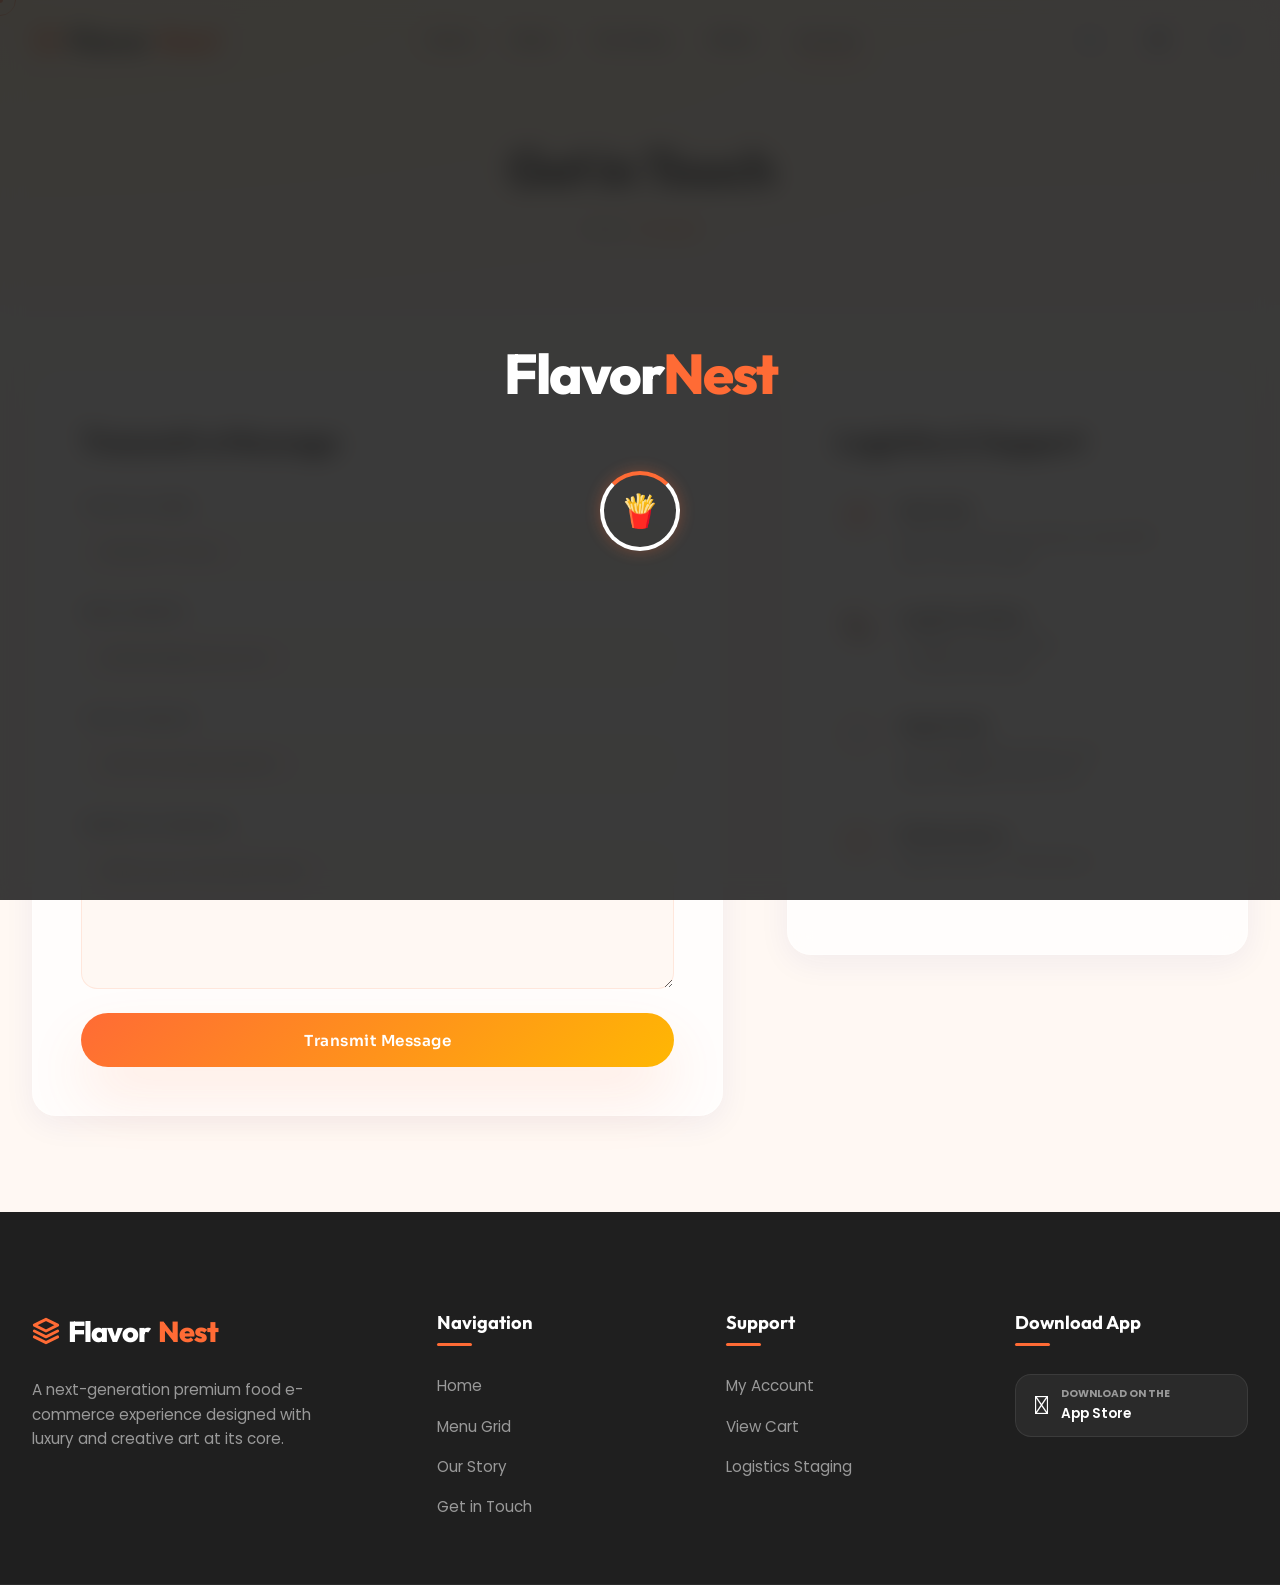
<file: pages/contact.html>
<!DOCTYPE html>
<html lang="en">
<head>
  <meta charset="UTF-8">
  <meta name="viewport" content="width=device-width, initial-scale=1.0">
  <title>Get in Touch | FlavorNest</title>
  
  <!-- CSS Stylesheets -->
  <link rel="stylesheet" href="../css/variables.css">
  <link rel="stylesheet" href="../css/style.css">
  <link rel="stylesheet" href="../css/animations.css">
  <link rel="stylesheet" href="../css/responsive.css">
  
  <style>
    /* Specific Contact Page Styles */
    .contact-grid {
      display: grid;
      grid-template-columns: 1.2fr 0.8fr;
      gap: 4rem;
      align-items: start;
    }
    
    .contact-form-panel {
      padding: 3rem;
      border-radius: var(--radius-lg);
    }
    
    .contact-info-panel {
      padding: 3rem;
      border-radius: var(--radius-lg);
    }
    
    .contact-title {
      font-family: var(--font-heading);
      font-size: 1.8rem;
      font-weight: 800;
      color: var(--dark-color);
      margin-bottom: 2rem;
      letter-spacing: -0.5px;
    }
    
    .contact-form-group {
      display: flex;
      flex-direction: column;
      gap: 0.5rem;
      margin-bottom: 1.5rem;
    }
    
    .contact-form-group label {
      font-size: 0.8rem;
      font-weight: 700;
      color: var(--text-muted);
      text-transform: uppercase;
    }
    
    .contact-form-group input,
    .contact-form-group textarea {
      background: var(--bg-color);
      border: 1px solid rgba(255, 107, 53, 0.12);
      padding: 0.9rem 1.2rem;
      border-radius: var(--radius-md);
      font-size: 0.95rem;
      color: var(--dark-color);
      transition: var(--transition-fast);
    }
    
    .contact-form-group input:focus,
    .contact-form-group textarea:focus {
      border-color: var(--primary-color);
      background: var(--secondary-color);
    }
    
    .info-row {
      display: flex;
      gap: 1.2rem;
      align-items: flex-start;
      margin-bottom: 2rem;
    }
    
    .info-icon {
      width: 44px;
      height: 44px;
      border-radius: 50%;
      background: rgba(255, 107, 53, 0.1);
      color: var(--primary-color);
      display: flex;
      align-items: center;
      justify-content: center;
      font-size: 1.2rem;
      flex-shrink: 0;
    }
    
    .info-text h4 {
      font-family: var(--font-heading);
      font-size: 1.05rem;
      font-weight: 700;
      margin-bottom: 0.2rem;
    }
    
    .info-text p {
      font-size: 0.9rem;
      color: var(--text-muted);
    }

    @media (max-width: 900px) {
      .contact-grid {
        grid-template-columns: 1fr;
        gap: 3rem;
      }
    }
  </style>
</head>
<body>

  <!-- Custom Cursor -->
  <div id="custom-cursor"></div>
  <div id="custom-cursor-dot"></div>

  <!-- Screen Loader -->
  <div id="loader-overlay">
    <div class="loader-logo">Flavor<span>Nest</span></div>
    <div class="cooking-animation">
      <div class="loader-plate"></div>
      <div class="loader-food">🥤</div>
    </div>
  </div>

  <!-- Header Section -->
  <header class="navbar-header">
    <div class="container navbar-container">
      <a href="../index.html" class="logo">
        <svg xmlns="http://www.w3.org/2000/svg" width="28" height="28" viewBox="0 0 24 24" fill="none" stroke="currentColor" stroke-width="2.5" stroke-linecap="round" stroke-linejoin="round" style="color:var(--primary-color)">
          <path d="M12 2L2 7l10 5 10-5-10-5z"></path>
          <path d="M2 17l10 5 10-5"></path>
          <path d="M2 12l10 5 10-5"></path>
        </svg>
        Flavor<span>Nest</span>
      </a>
      <nav class="nav-links">
        <a href="../index.html" class="nav-link">Home</a>
        <a href="menu.html" class="nav-link">Menu</a>
        <a href="about.html" class="nav-link">Our Story</a>
        <a href="offers.html" class="nav-link">Offers</a>
        <a href="contact.html" class="nav-link active">Contact</a>
      </nav>
      <div class="nav-actions">
        <button class="action-btn search-trigger" aria-label="Search">
          <svg xmlns="http://www.w3.org/2000/svg" width="18" height="18" viewBox="0 0 24 24" fill="none" stroke="currentColor" stroke-width="2.5" stroke-linecap="round" stroke-linejoin="round"><circle cx="11" cy="11" r="8"></circle><line x1="21" y1="21" x2="16.65" y2="16.65"></line></svg>
        </button>
        <a href="cart.html" class="action-btn" aria-label="Cart">
          <svg xmlns="http://www.w3.org/2000/svg" width="18" height="18" viewBox="0 0 24 24" fill="none" stroke="currentColor" stroke-width="2.5" stroke-linecap="round" stroke-linejoin="round"><path d="M6 2L3 6v14a2 2 0 0 0 2 2h14a2 2 0 0 0 2-2V6l-3-4z"></path><line x1="3" y1="6" x2="21" y2="6"></line><path d="M16 10a4 4 0 0 1-8 0"></path></svg>
          <span class="badge-count cart-badge" style="display:none;">0</span>
        </a>
        <a href="login.html" class="action-btn" aria-label="User Profile">
          <svg xmlns="http://www.w3.org/2000/svg" width="18" height="18" viewBox="0 0 24 24" fill="none" stroke="currentColor" stroke-width="2.5" stroke-linecap="round" stroke-linejoin="round"><path d="M20 21v-2a4 4 0 0 0-4-4H8a4 4 0 0 0-4 4v2"></path><circle cx="12" cy="7" r="4"></circle></svg>
        </a>
        <div class="mobile-nav-toggle">
          <svg xmlns="http://www.w3.org/2000/svg" width="24" height="24" viewBox="0 0 24 24" fill="none" stroke="currentColor" stroke-width="2.5" stroke-linecap="round" stroke-linejoin="round"><line x1="3" y1="12" x2="21" y2="12"></line><line x1="3" y1="6" x2="21" y2="6"></line><line x1="3" y1="18" x2="21" y2="18"></line></svg>
        </div>
      </div>
    </div>
  </header>

  <!-- Page Header -->
  <section class="page-heading">
    <div class="container">
      <h1>Get in Touch</h1>
      <div class="breadcrumb">
        <a href="../index.html">Home</a> &gt; <span>Contact</span>
      </div>
    </div>
  </section>

  <!-- Contact layout -->
  <main class="container" style="padding-top: 4rem; padding-bottom: 6rem;">
    <div class="contact-grid">
      <!-- Left form -->
      <div class="contact-form-panel glass-panel reveal-el">
        <h3 class="contact-title">Transmit a Message</h3>
        <form onsubmit="event.preventDefault(); if(window.Toast) { window.Toast.show('Message transmitted successfully!', 'success'); this.reset(); }">
          <div class="contact-form-group">
            <label for="contact-name">Your Full Name</label>
            <input type="text" id="contact-name" placeholder="Elizabeth Vance" required>
          </div>

          <div class="contact-form-group">
            <label for="contact-email">Email Address</label>
            <input type="email" id="contact-email" placeholder="elizabeth@vance.com" required>
          </div>

          <div class="contact-form-group">
            <label for="contact-subject">Topic / Subject</label>
            <input type="text" id="contact-subject" placeholder="Chef Sourcing Question" required>
          </div>

          <div class="contact-form-group">
            <label for="contact-message">Narrative / Message</label>
            <textarea id="contact-message" rows="5" placeholder="Write your comments here..." required></textarea>
          </div>

          <button type="submit" class="btn-premium magnetic" style="width: 100%;">
            <span>Transmit Message</span>
          </button>
        </form>
      </div>

      <!-- Right Support Card -->
      <div class="contact-info-panel glass-panel reveal-el">
        <h3 class="contact-title">Logistics & Support</h3>
        
        <div class="info-row">
          <div class="info-icon">📍</div>
          <div class="info-text">
            <h4>Main Hub</h4>
            <p>842 Gastronomy Avenue, Suite 900<br>New York, NY 10001</p>
          </div>
        </div>

        <div class="info-row">
          <div class="info-icon">📞</div>
          <div class="info-text">
            <h4>Logistics Hotline</h4>
            <p>+1 (800) FLAVOR-NEST<br>+1 (555) 019-2834</p>
          </div>
        </div>

        <div class="info-row">
          <div class="info-icon">✉️</div>
          <div class="info-text">
            <h4>Digital Mail</h4>
            <p>concierge@flavornest.com<br>logistics@flavornest.com</p>
          </div>
        </div>

        <div class="info-row">
          <div class="info-icon">⏱</div>
          <div class="info-text">
            <h4>Kitchen Hours</h4>
            <p>Daily: 11:00 AM - 11:00 PM EST</p>
          </div>
        </div>
      </div>
    </div>
  </main>

  <!-- Footer Section -->
  <footer class="footer-section">
    <div class="footer-wave"></div>
    <div class="container footer-grid">
      <div class="footer-about">
        <a href="../index.html" class="logo">
          <svg xmlns="http://www.w3.org/2000/svg" width="28" height="28" viewBox="0 0 24 24" fill="none" stroke="currentColor" stroke-width="2.5" stroke-linecap="round" stroke-linejoin="round" style="color:var(--primary-color)">
            <path d="M12 2L2 7l10 5 10-5-10-5z"></path>
            <path d="M2 17l10 5 10-5"></path>
            <path d="M2 12l10 5 10-5"></path>
          </svg>
          Flavor<span>Nest</span>
        </a>
        <p>A next-generation premium food e-commerce experience designed with luxury and creative art at its core.</p>
      </div>

      <div class="footer-column">
        <h4>Navigation</h4>
        <div class="footer-links">
          <a href="../index.html">Home</a>
          <a href="menu.html">Menu Grid</a>
          <a href="about.html">Our Story</a>
          <a href="contact.html">Get in Touch</a>
        </div>
      </div>

      <div class="footer-column">
        <h4>Support</h4>
        <div class="footer-links">
          <a href="profile.html">My Account</a>
          <a href="cart.html">View Cart</a>
          <a href="checkout.html">Logistics Staging</a>
        </div>
      </div>

      <div class="footer-column">
        <h4>Download App</h4>
        <div class="app-downloads">
          <a href="#" class="app-btn">
            <span class="app-btn-icon"></span>
            <div class="app-btn-info">
              <h5>Download on the</h5>
              <p>App Store</p>
            </div>
          </a>
        </div>
      </div>
    </div>
  </footer>

  <!-- Search Modal Overlay -->
  <div id="search-overlay"></div>

  <!-- JavaScript Scripts -->
  <script src="../js/storage.js"></script>
  <script src="../js/loader.js"></script>
  <script src="../js/cursor.js"></script>
  <script src="../js/toast.js"></script>
  <script src="../js/navbar.js"></script>
  <script src="../js/products.js"></script>
  <script src="../js/cart.js"></script>
  <script src="../js/wishlist.js"></script>
  <script src="../js/search.js"></script>
  <script src="../js/animations.js"></script>
  <script src="../js/app.js"></script>
</body>
</html>
</file>
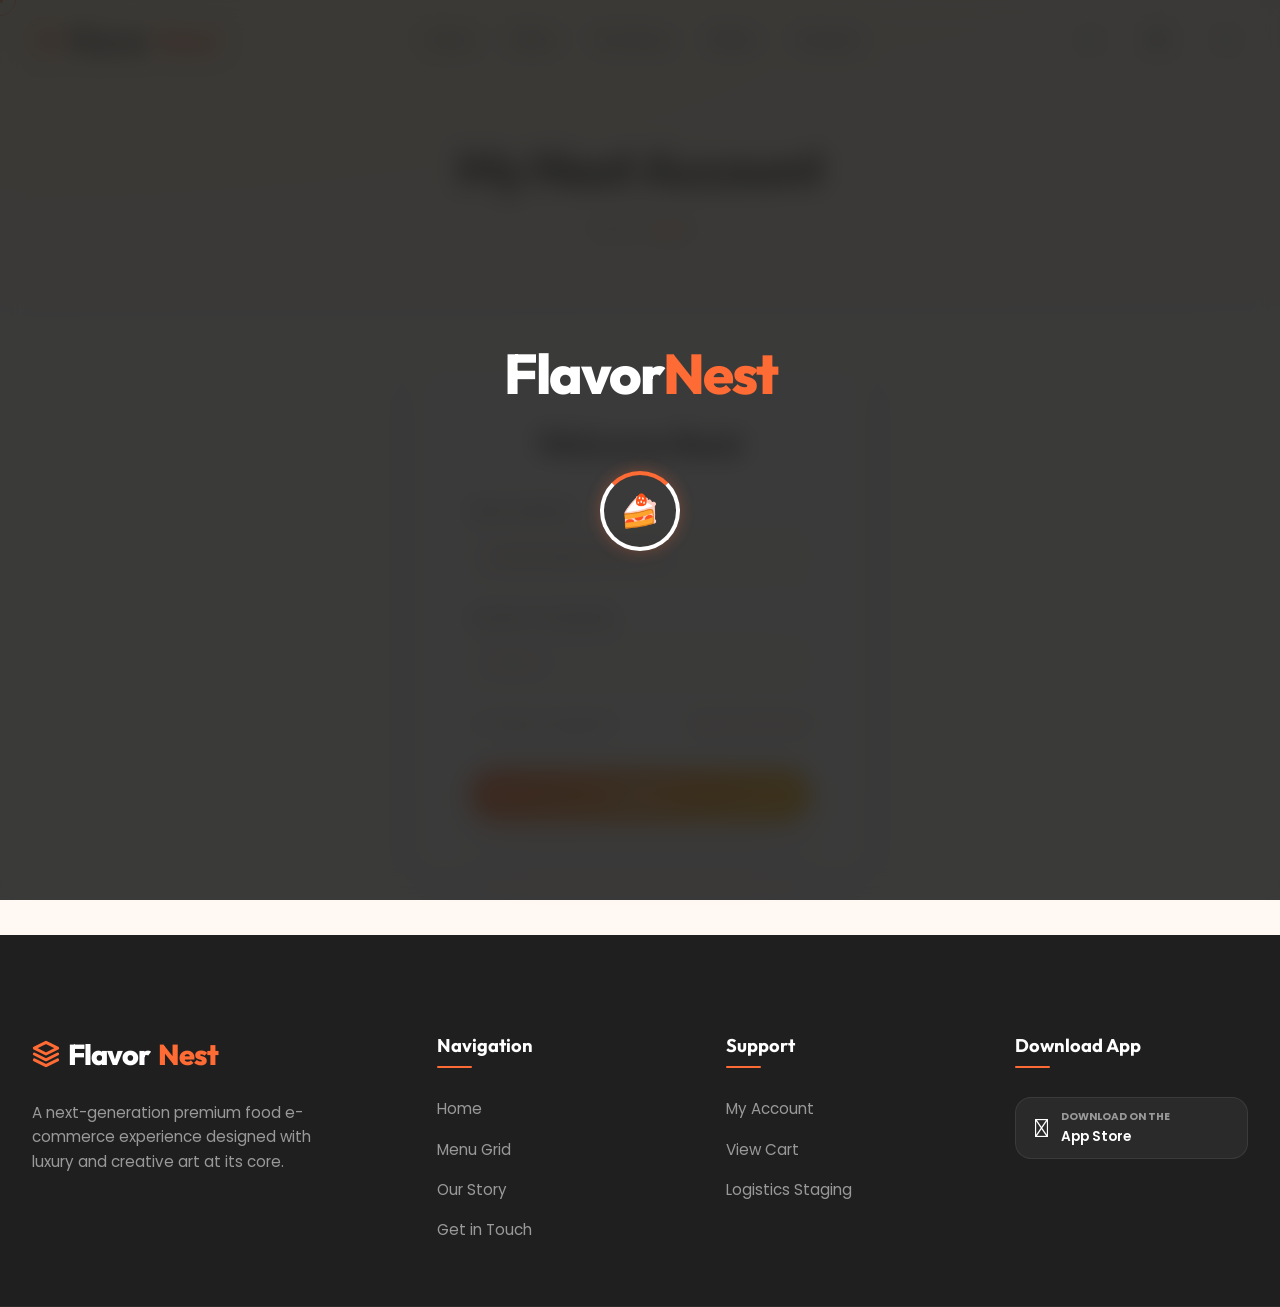
<file: pages/login.html>
<!DOCTYPE html>
<html lang="en">
<head>
  <meta charset="UTF-8">
  <meta name="viewport" content="width=device-width, initial-scale=1.0">
  <title>Sign In | FlavorNest</title>
  
  <!-- CSS Stylesheets -->
  <link rel="stylesheet" href="../css/variables.css">
  <link rel="stylesheet" href="../css/style.css">
  <link rel="stylesheet" href="../css/animations.css">
  <link rel="stylesheet" href="../css/responsive.css">
  
  <style>
    /* Specific Auth layout styles */
    .auth-container {
      display: flex;
      justify-content: center;
      align-items: center;
      min-height: 70vh;
      padding: 2rem 0;
    }
    
    .auth-card {
      width: 100%;
      max-width: 440px;
      padding: 3rem;
    }
    
    .auth-title {
      font-family: var(--font-heading);
      font-size: 2rem;
      font-weight: 800;
      text-align: center;
      margin-bottom: 2rem;
      letter-spacing: -1px;
    }
    
    .auth-form-group {
      display: flex;
      flex-direction: column;
      gap: 0.5rem;
      margin-bottom: 1.5rem;
    }
    
    .auth-form-group label {
      font-size: 0.8rem;
      font-weight: 700;
      color: var(--text-muted);
      text-transform: uppercase;
    }
    
    .auth-form-group input {
      background: var(--bg-color);
      border: 1px solid rgba(255,107,53,0.12);
      padding: 0.9rem 1.2rem;
      border-radius: var(--radius-md);
      font-size: 0.95rem;
      color: var(--dark-color);
      transition: var(--transition-fast);
    }
    
    .auth-form-group input:focus {
      border-color: var(--primary-color);
      background: var(--secondary-color);
    }
    
    .auth-checkbox-row {
      display: flex;
      justify-content: space-between;
      align-items: center;
      margin-bottom: 2rem;
      font-size: 0.85rem;
      color: var(--text-muted);
    }
    
    .auth-checkbox-row label {
      cursor: pointer;
      display: flex;
      align-items: center;
      gap: 0.5rem;
    }
    
    .auth-checkbox-row input {
      accent-color: var(--primary-color);
      width: 15px;
      height: 15px;
    }
  </style>
</head>
<body>

  <!-- Custom Cursor -->
  <div id="custom-cursor"></div>
  <div id="custom-cursor-dot"></div>

  <!-- Screen Loader -->
  <div id="loader-overlay">
    <div class="loader-logo">Flavor<span>Nest</span></div>
    <div class="cooking-animation">
      <div class="loader-plate"></div>
      <div class="loader-food">🍟</div>
    </div>
  </div>

  <!-- Header Section -->
  <header class="navbar-header">
    <div class="container navbar-container">
      <a href="../index.html" class="logo">
        <svg xmlns="http://www.w3.org/2000/svg" width="28" height="28" viewBox="0 0 24 24" fill="none" stroke="currentColor" stroke-width="2.5" stroke-linecap="round" stroke-linejoin="round" style="color:var(--primary-color)">
          <path d="M12 2L2 7l10 5 10-5-10-5z"></path>
          <path d="M2 17l10 5 10-5"></path>
          <path d="M2 12l10 5 10-5"></path>
        </svg>
        Flavor<span>Nest</span>
      </a>
      <nav class="nav-links">
        <a href="../index.html" class="nav-link">Home</a>
        <a href="menu.html" class="nav-link">Menu</a>
        <a href="about.html" class="nav-link">Our Story</a>
        <a href="offers.html" class="nav-link">Offers</a>
        <a href="contact.html" class="nav-link">Contact</a>
      </nav>
      <div class="nav-actions">
        <button class="action-btn search-trigger" aria-label="Search">
          <svg xmlns="http://www.w3.org/2000/svg" width="18" height="18" viewBox="0 0 24 24" fill="none" stroke="currentColor" stroke-width="2.5" stroke-linecap="round" stroke-linejoin="round"><circle cx="11" cy="11" r="8"></circle><line x1="21" y1="21" x2="16.65" y2="16.65"></line></svg>
        </button>
        <a href="cart.html" class="action-btn" aria-label="Cart">
          <svg xmlns="http://www.w3.org/2000/svg" width="18" height="18" viewBox="0 0 24 24" fill="none" stroke="currentColor" stroke-width="2.5" stroke-linecap="round" stroke-linejoin="round"><path d="M6 2L3 6v14a2 2 0 0 0 2 2h14a2 2 0 0 0 2-2V6l-3-4z"></path><line x1="3" y1="6" x2="21" y2="6"></line><path d="M16 10a4 4 0 0 1-8 0"></path></svg>
          <span class="badge-count cart-badge" style="display:none;">0</span>
        </a>
        <a href="login.html" class="action-btn active" aria-label="User Profile">
          <svg xmlns="http://www.w3.org/2000/svg" width="18" height="18" viewBox="0 0 24 24" fill="none" stroke="currentColor" stroke-width="2.5" stroke-linecap="round" stroke-linejoin="round"><path d="M20 21v-2a4 4 0 0 0-4-4H8a4 4 0 0 0-4 4v2"></path><circle cx="12" cy="7" r="4"></circle></svg>
        </a>
        <div class="mobile-nav-toggle">
          <svg xmlns="http://www.w3.org/2000/svg" width="24" height="24" viewBox="0 0 24 24" fill="none" stroke="currentColor" stroke-width="2.5" stroke-linecap="round" stroke-linejoin="round"><line x1="3" y1="12" x2="21" y2="12"></line><line x1="3" y1="6" x2="21" y2="6"></line><line x1="3" y1="18" x2="21" y2="18"></line></svg>
        </div>
      </div>
    </div>
  </header>

  <!-- Page Header -->
  <section class="page-heading">
    <div class="container">
      <h1>My Nest Account</h1>
      <div class="breadcrumb">
        <a href="../index.html">Home</a> &gt; <span>Login</span>
      </div>
    </div>
  </section>

  <!-- Login form -->
  <main class="container auth-container">
    <div class="auth-card glass-panel reveal-el">
      <h2 class="auth-title">Welcome Back</h2>
      
      <form onsubmit="event.preventDefault(); window.location.href='profile.html';">
        <div class="auth-form-group">
          <label for="login-email">Email Address</label>
          <input type="email" id="login-email" placeholder="elizabeth@vance.com" required>
        </div>

        <div class="auth-form-group">
          <label for="login-pass">Security Password</label>
          <input type="password" id="login-pass" placeholder="••••••••" required>
        </div>

        <div class="auth-checkbox-row">
          <label>
            <input type="checkbox">
            <span>Keep me signed in</span>
          </label>
          <a href="#" style="color:var(--primary-color);">Forgot Password?</a>
        </div>

        <button type="submit" class="btn-premium magnetic" style="width: 100%;">
          <span>Sign In</span>
        </button>
      </form>
    </div>
  </main>

  <!-- Footer Section -->
  <footer class="footer-section">
    <div class="footer-wave"></div>
    <div class="container footer-grid">
      <div class="footer-about">
        <a href="../index.html" class="logo">
          <svg xmlns="http://www.w3.org/2000/svg" width="28" height="28" viewBox="0 0 24 24" fill="none" stroke="currentColor" stroke-width="2.5" stroke-linecap="round" stroke-linejoin="round" style="color:var(--primary-color)">
            <path d="M12 2L2 7l10 5 10-5-10-5z"></path>
            <path d="M2 17l10 5 10-5"></path>
            <path d="M2 12l10 5 10-5"></path>
          </svg>
          Flavor<span>Nest</span>
        </a>
        <p>A next-generation premium food e-commerce experience designed with luxury and creative art at its core.</p>
      </div>

      <div class="footer-column">
        <h4>Navigation</h4>
        <div class="footer-links">
          <a href="../index.html">Home</a>
          <a href="menu.html">Menu Grid</a>
          <a href="about.html">Our Story</a>
          <a href="contact.html">Get in Touch</a>
        </div>
      </div>

      <div class="footer-column">
        <h4>Support</h4>
        <div class="footer-links">
          <a href="profile.html">My Account</a>
          <a href="cart.html">View Cart</a>
          <a href="checkout.html">Logistics Staging</a>
        </div>
      </div>

      <div class="footer-column">
        <h4>Download App</h4>
        <div class="app-downloads">
          <a href="#" class="app-btn">
            <span class="app-btn-icon"></span>
            <div class="app-btn-info">
              <h5>Download on the</h5>
              <p>App Store</p>
            </div>
          </a>
        </div>
      </div>
    </div>
  </footer>

  <!-- Search Modal Overlay -->
  <div id="search-overlay"></div>

  <!-- JavaScript Scripts -->
  <script src="../js/storage.js"></script>
  <script src="../js/loader.js"></script>
  <script src="../js/cursor.js"></script>
  <script src="../js/toast.js"></script>
  <script src="../js/navbar.js"></script>
  <script src="../js/products.js"></script>
  <script src="../js/cart.js"></script>
  <script src="../js/wishlist.js"></script>
  <script src="../js/search.js"></script>
  <script src="../js/animations.js"></script>
  <script src="../js/app.js"></script>
</body>
</html>
</file>
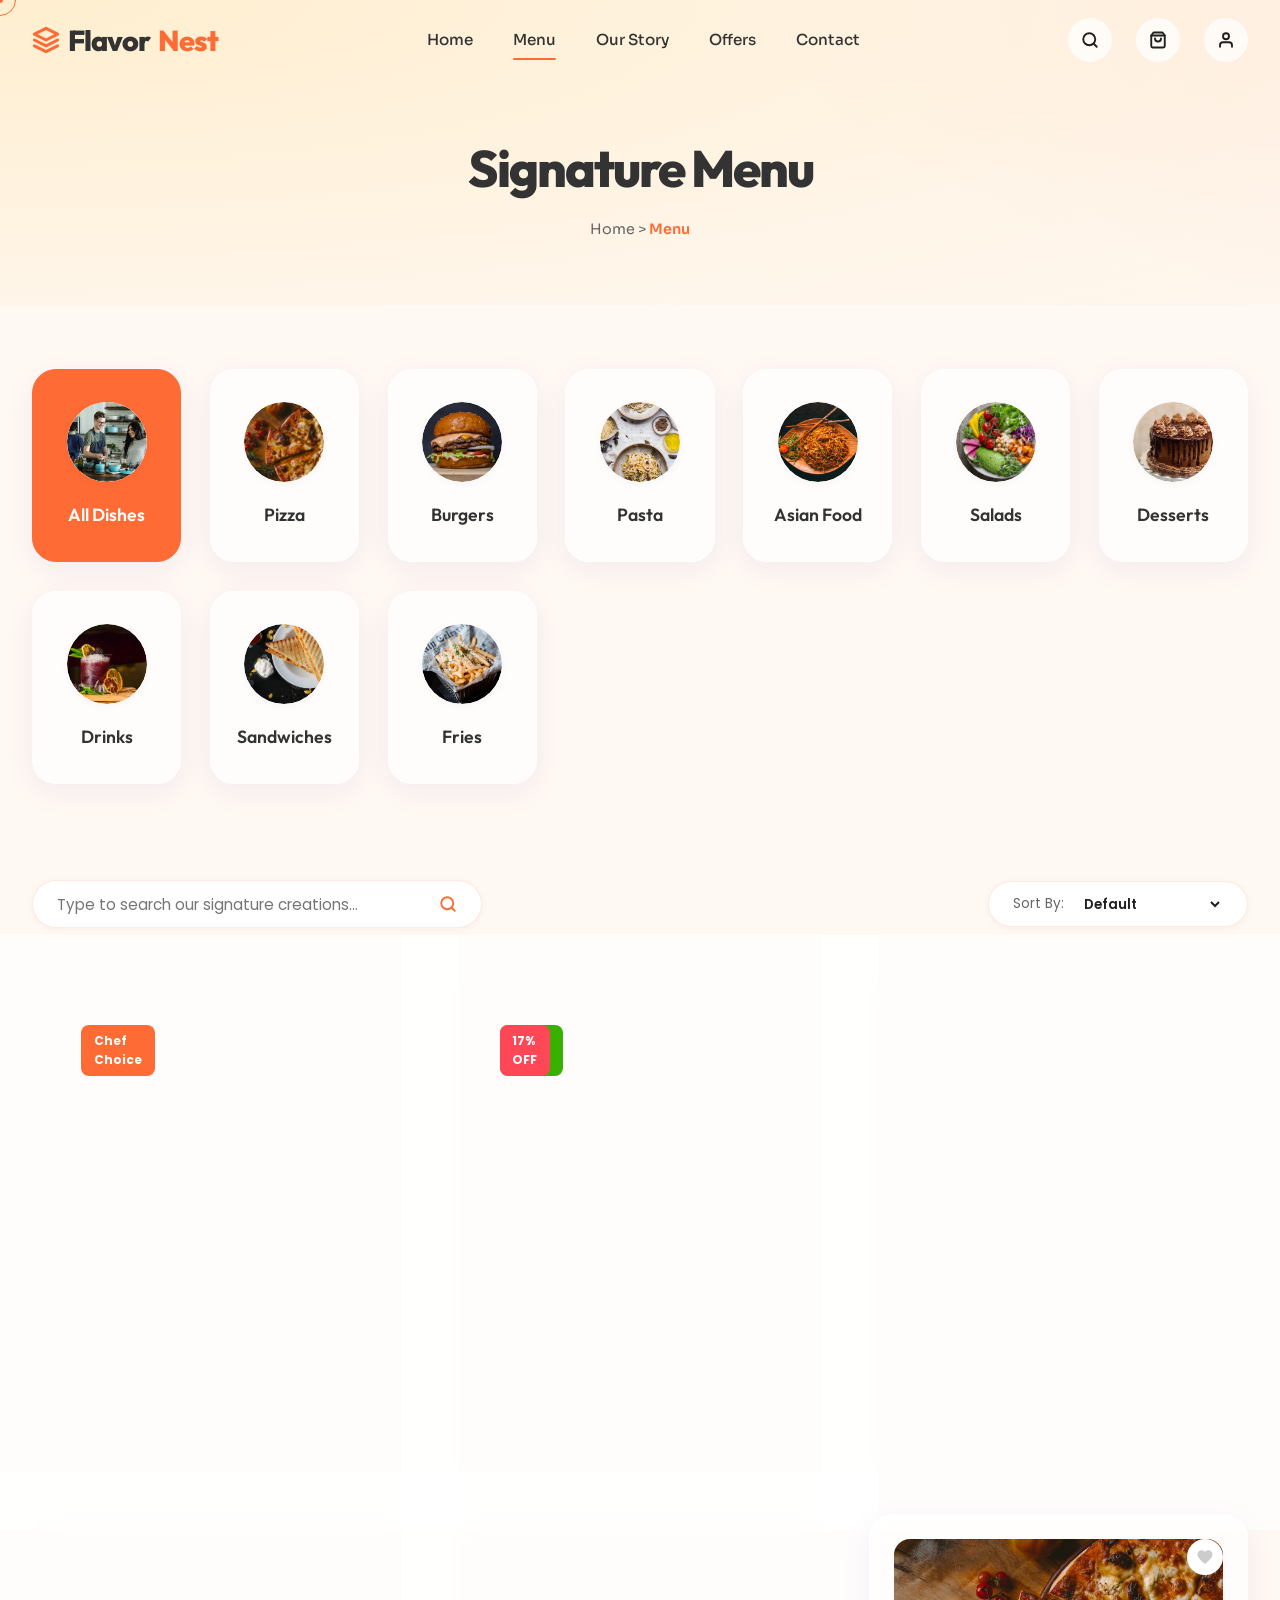
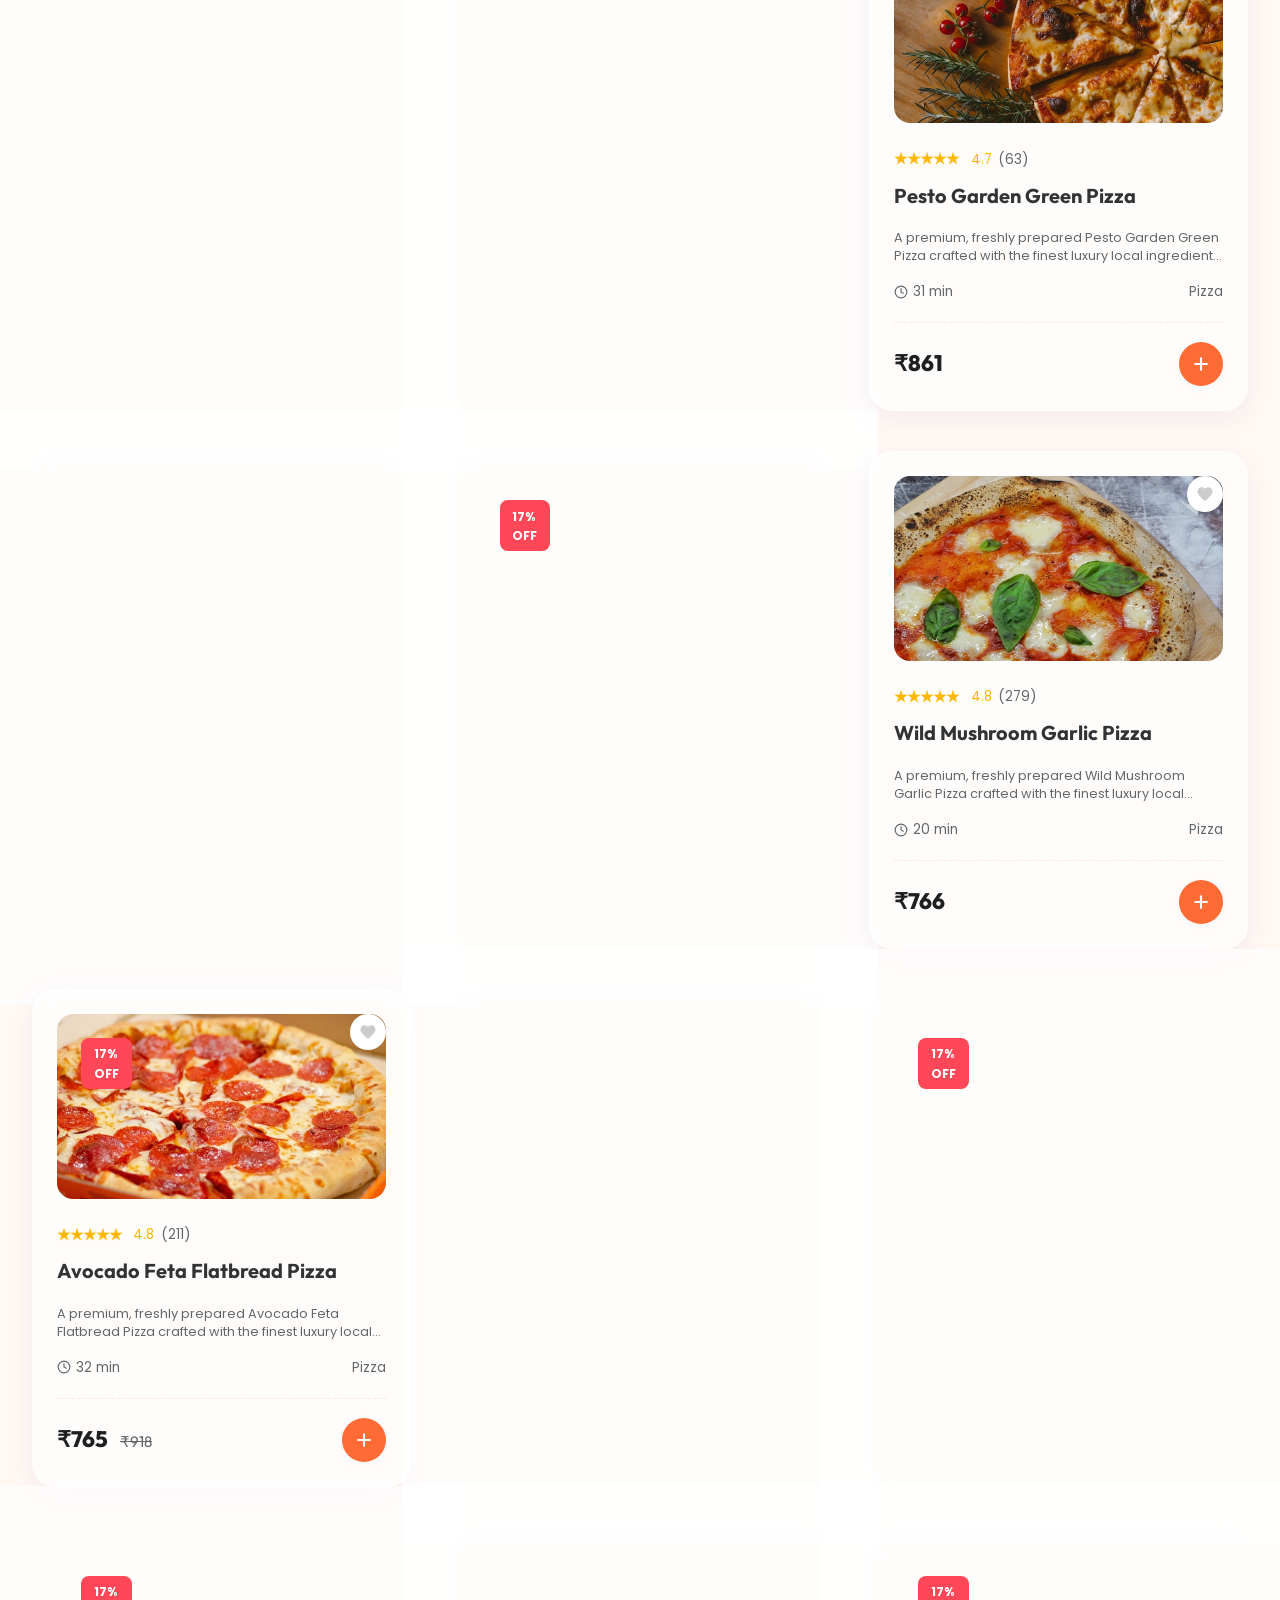
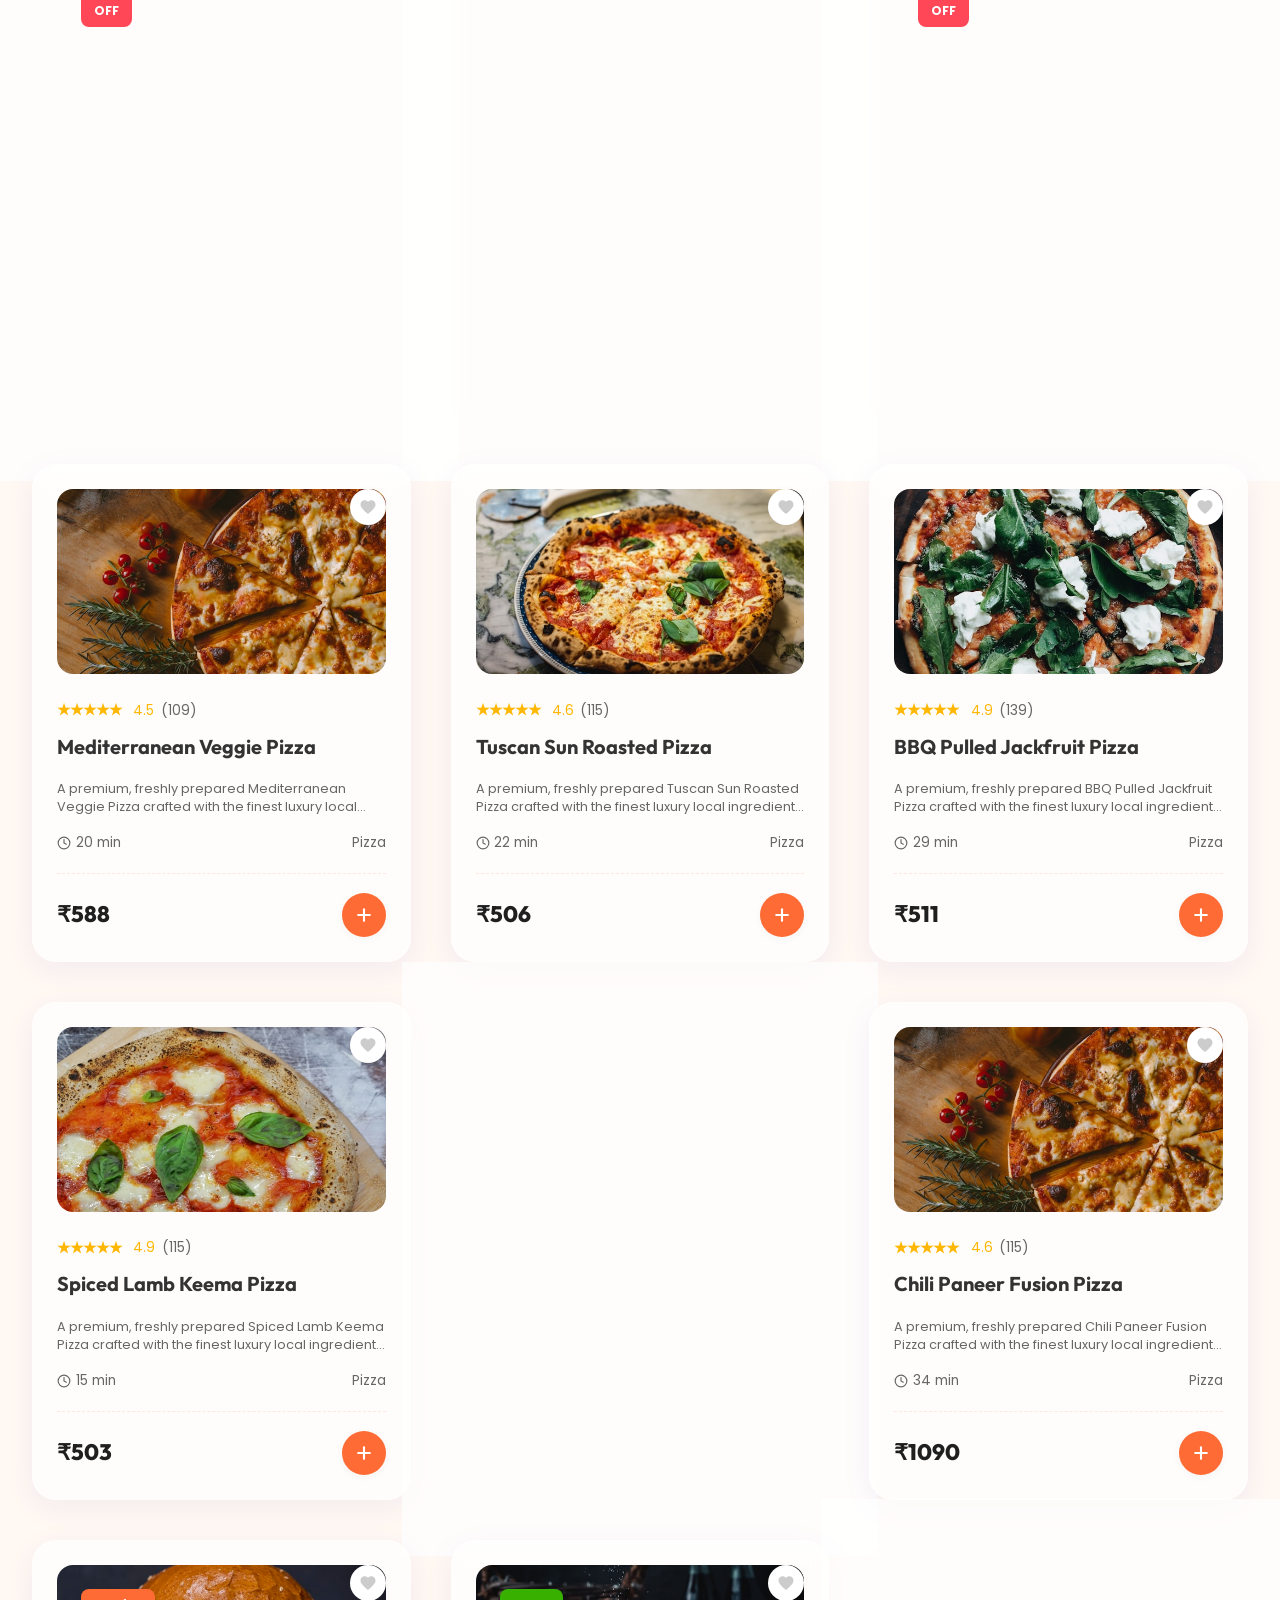
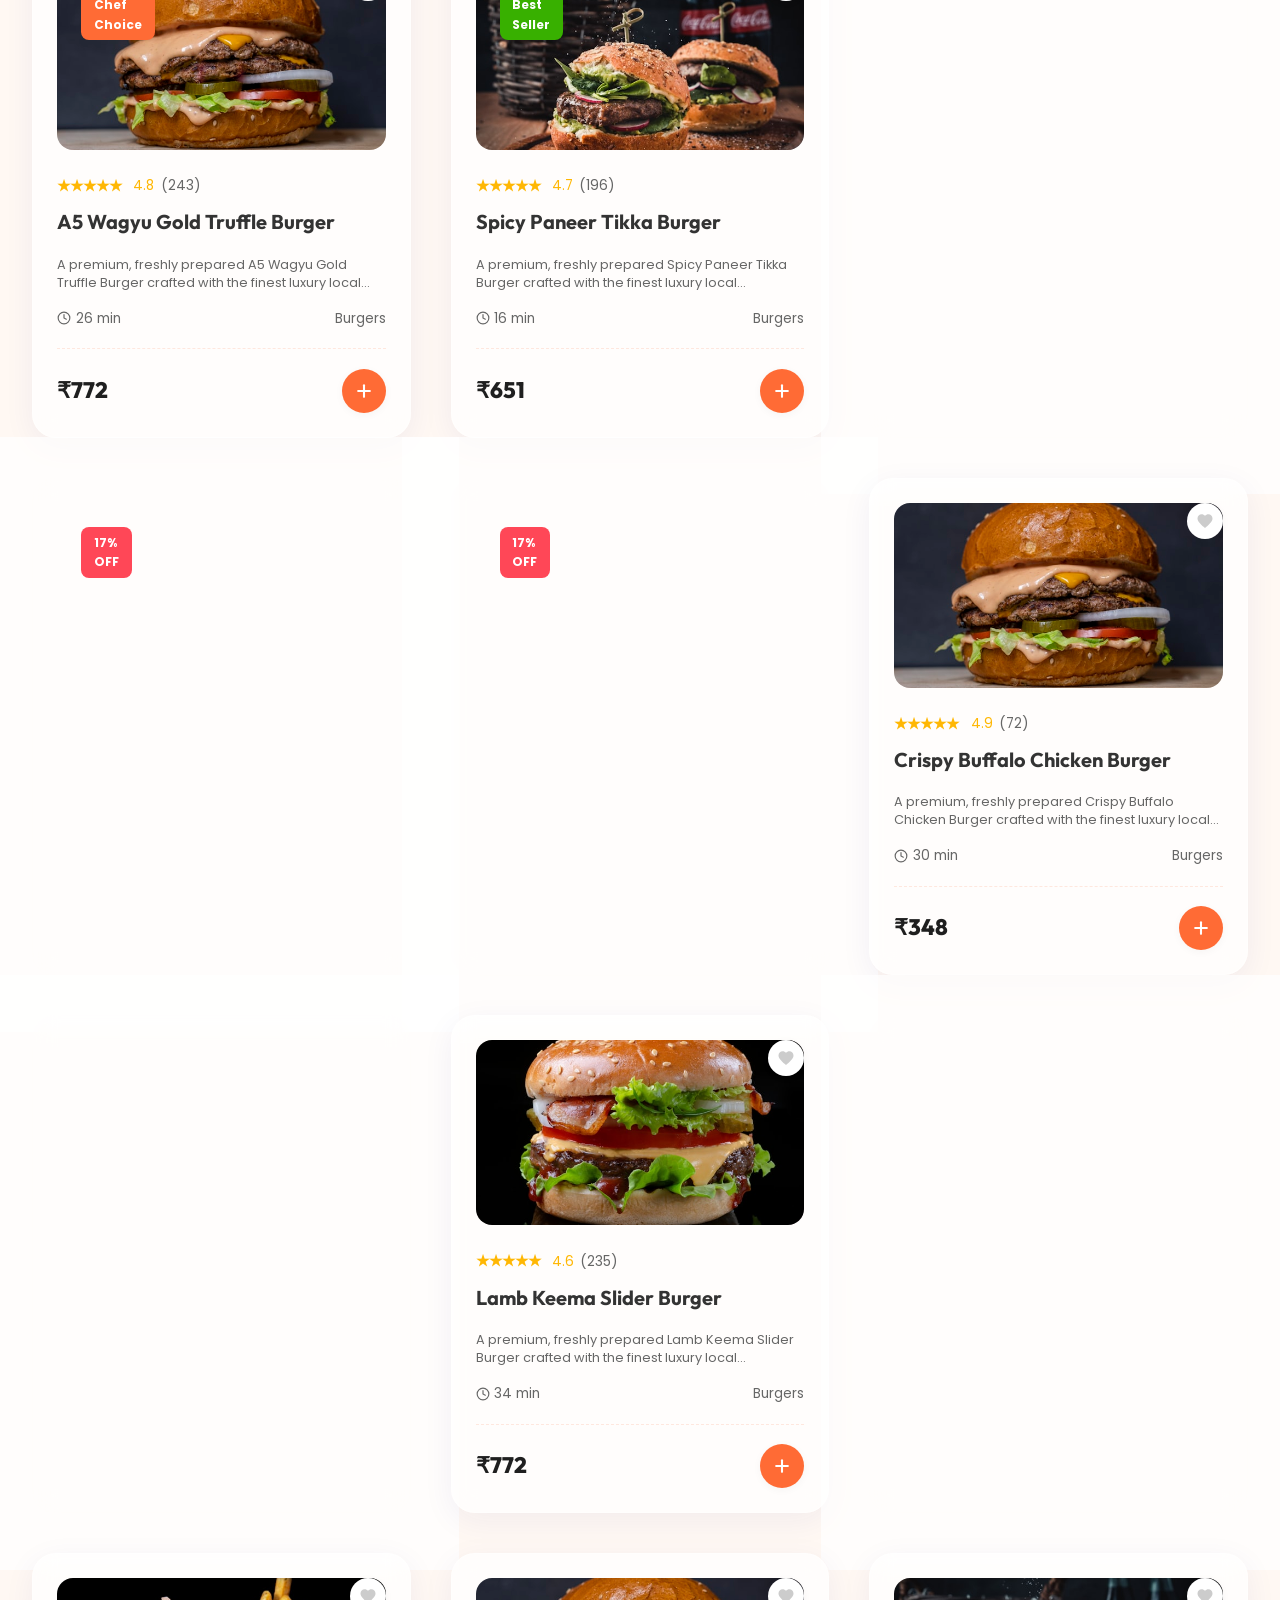
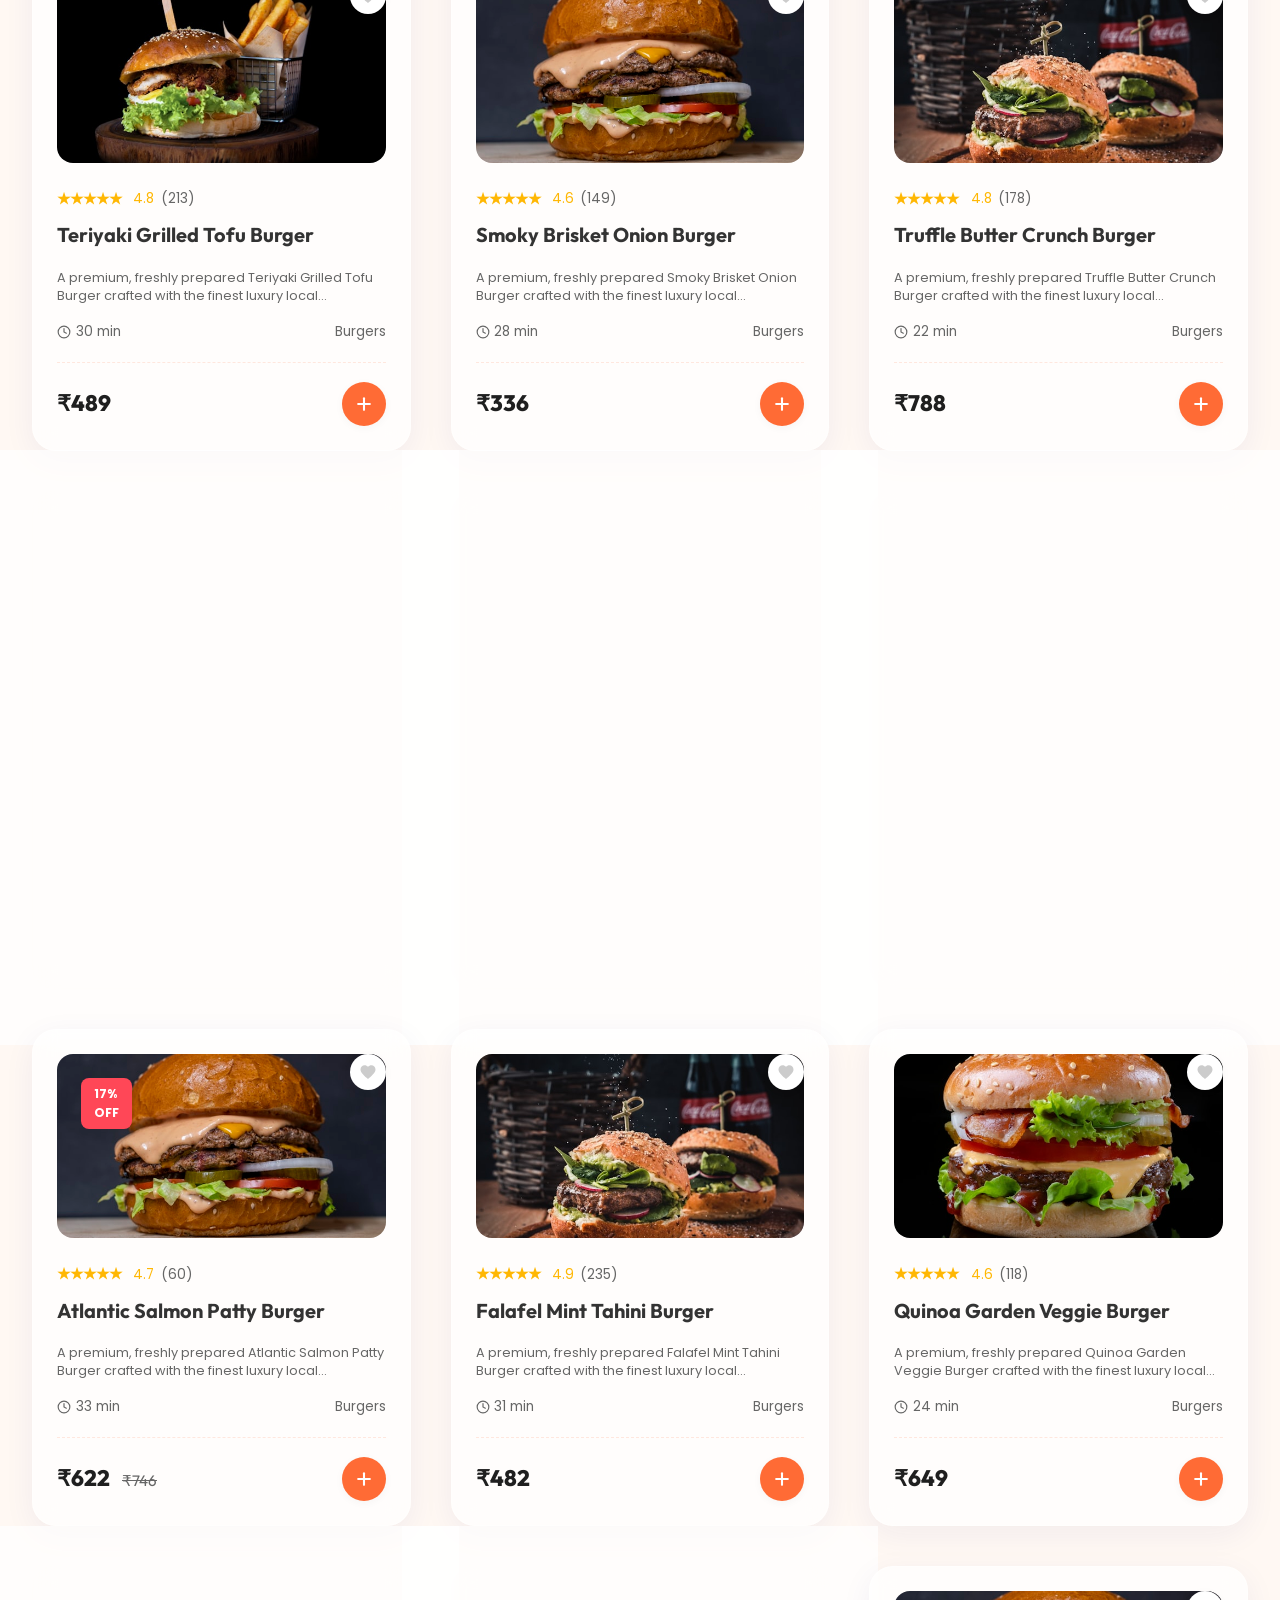
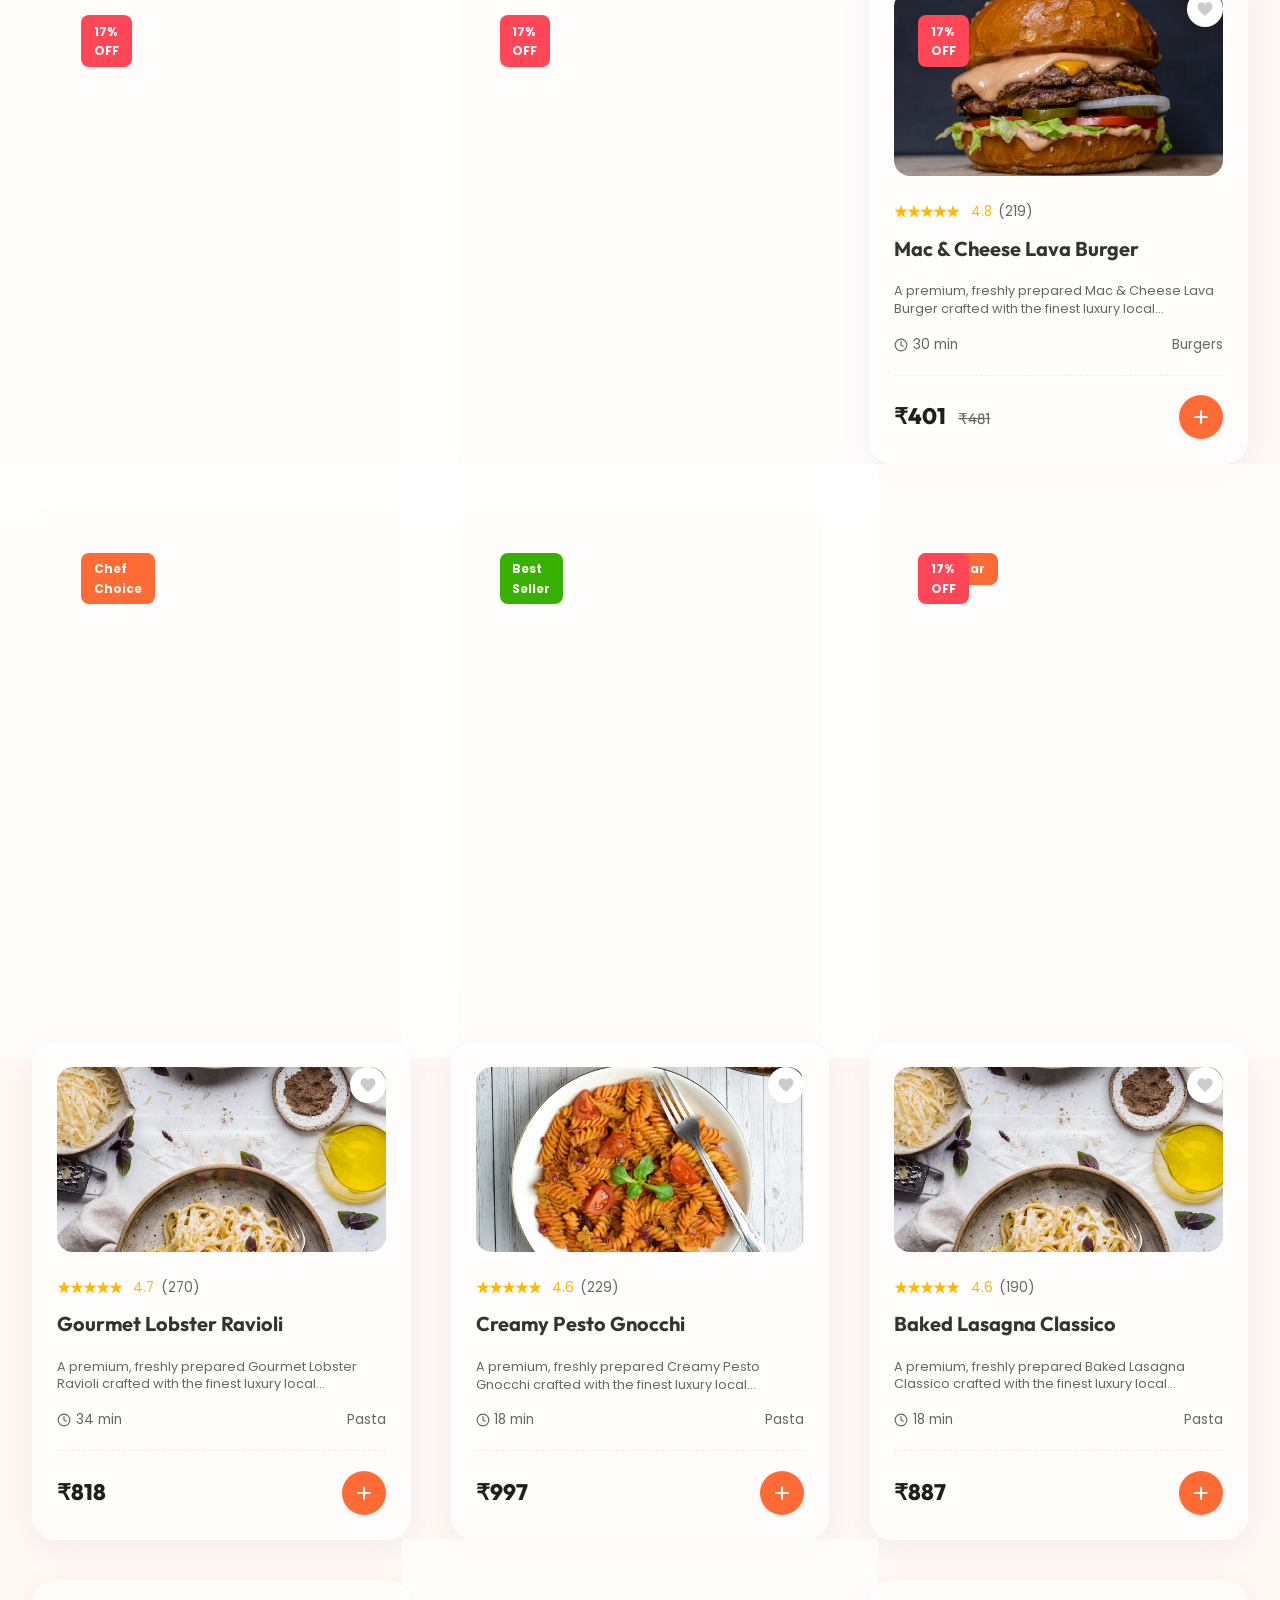
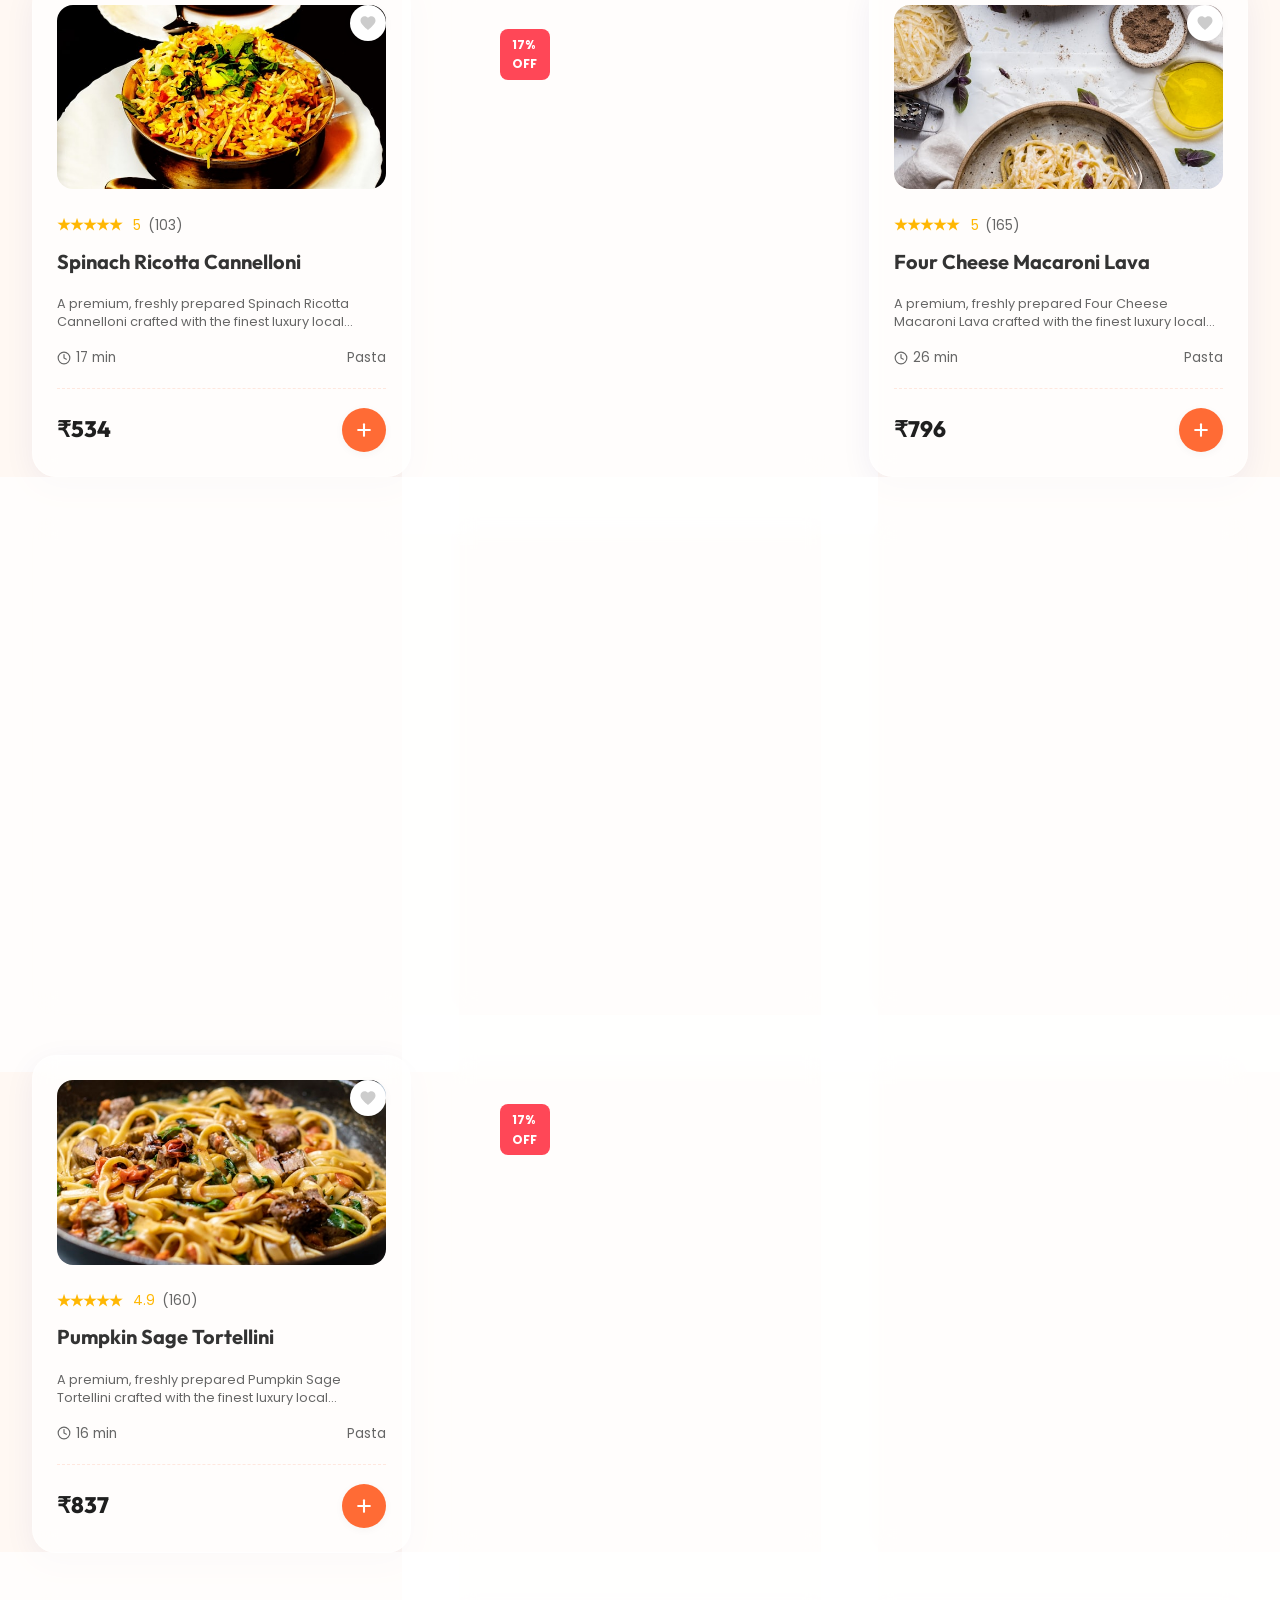
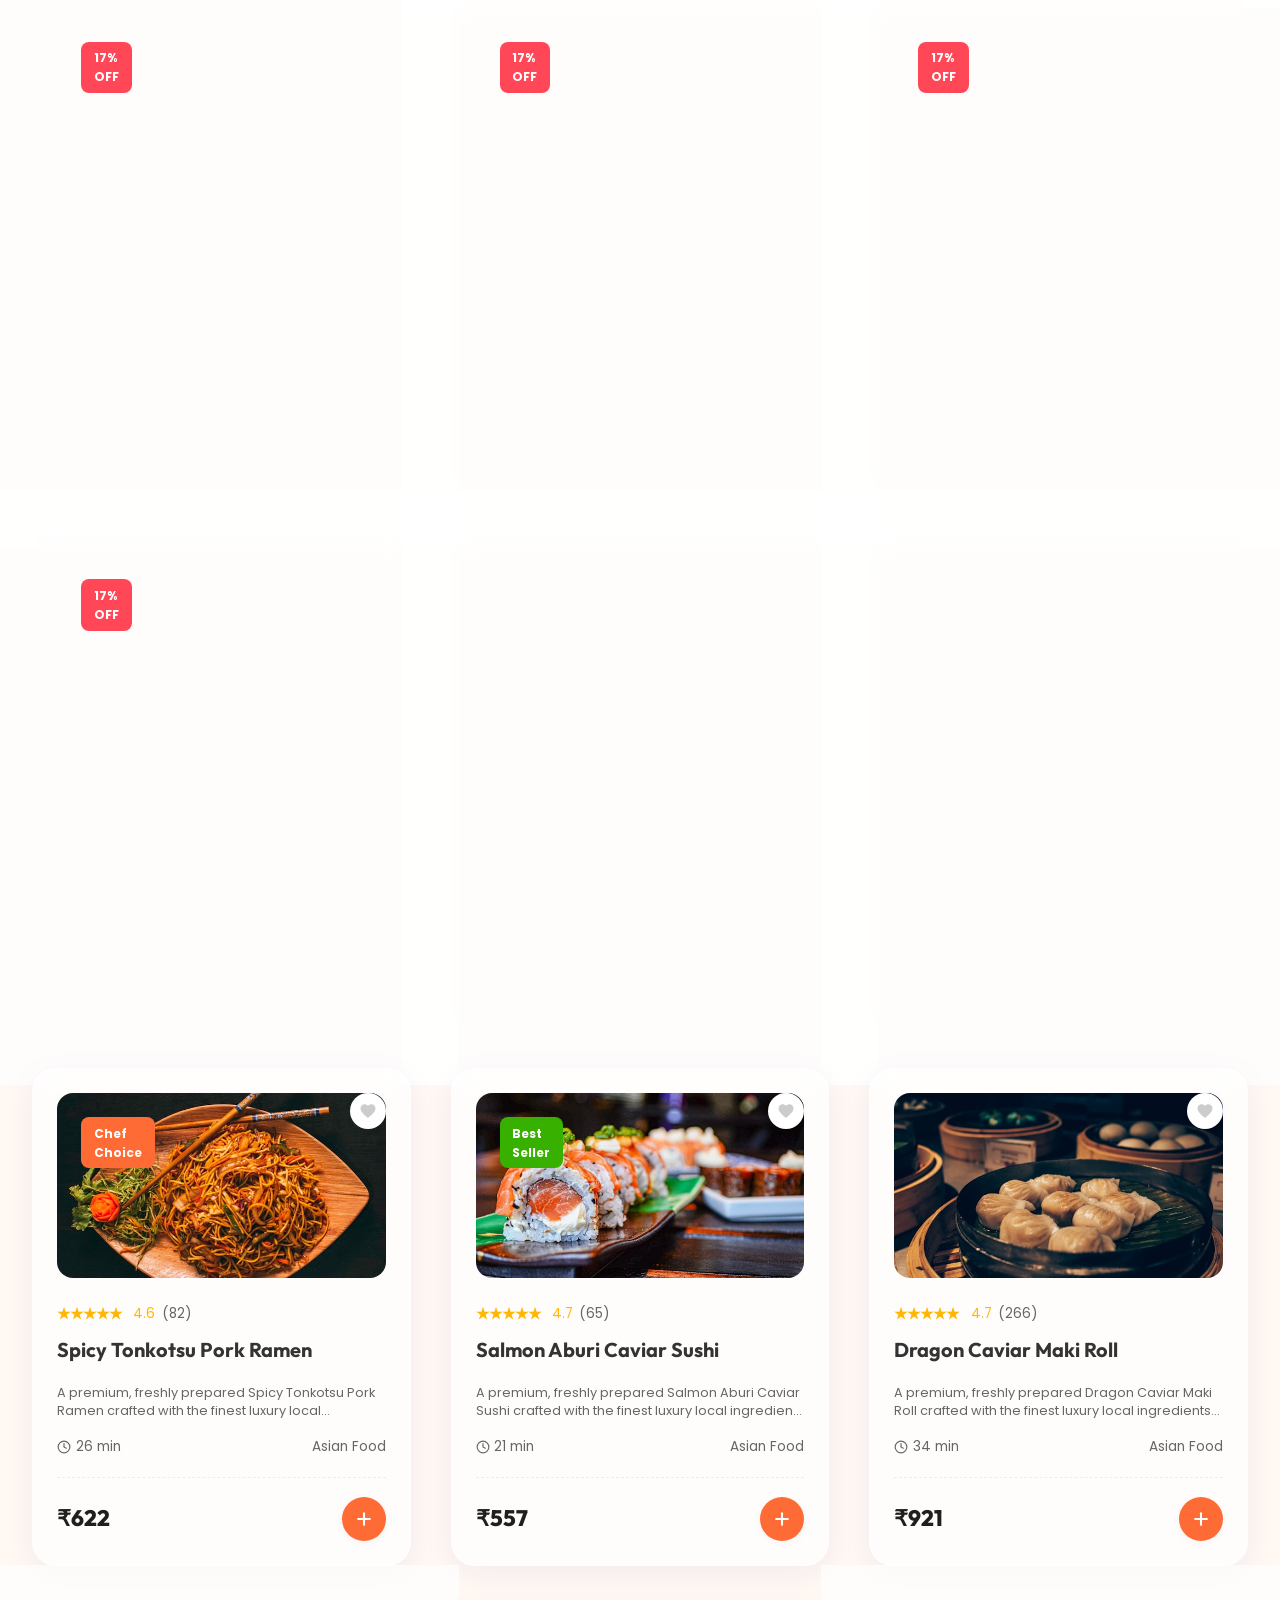
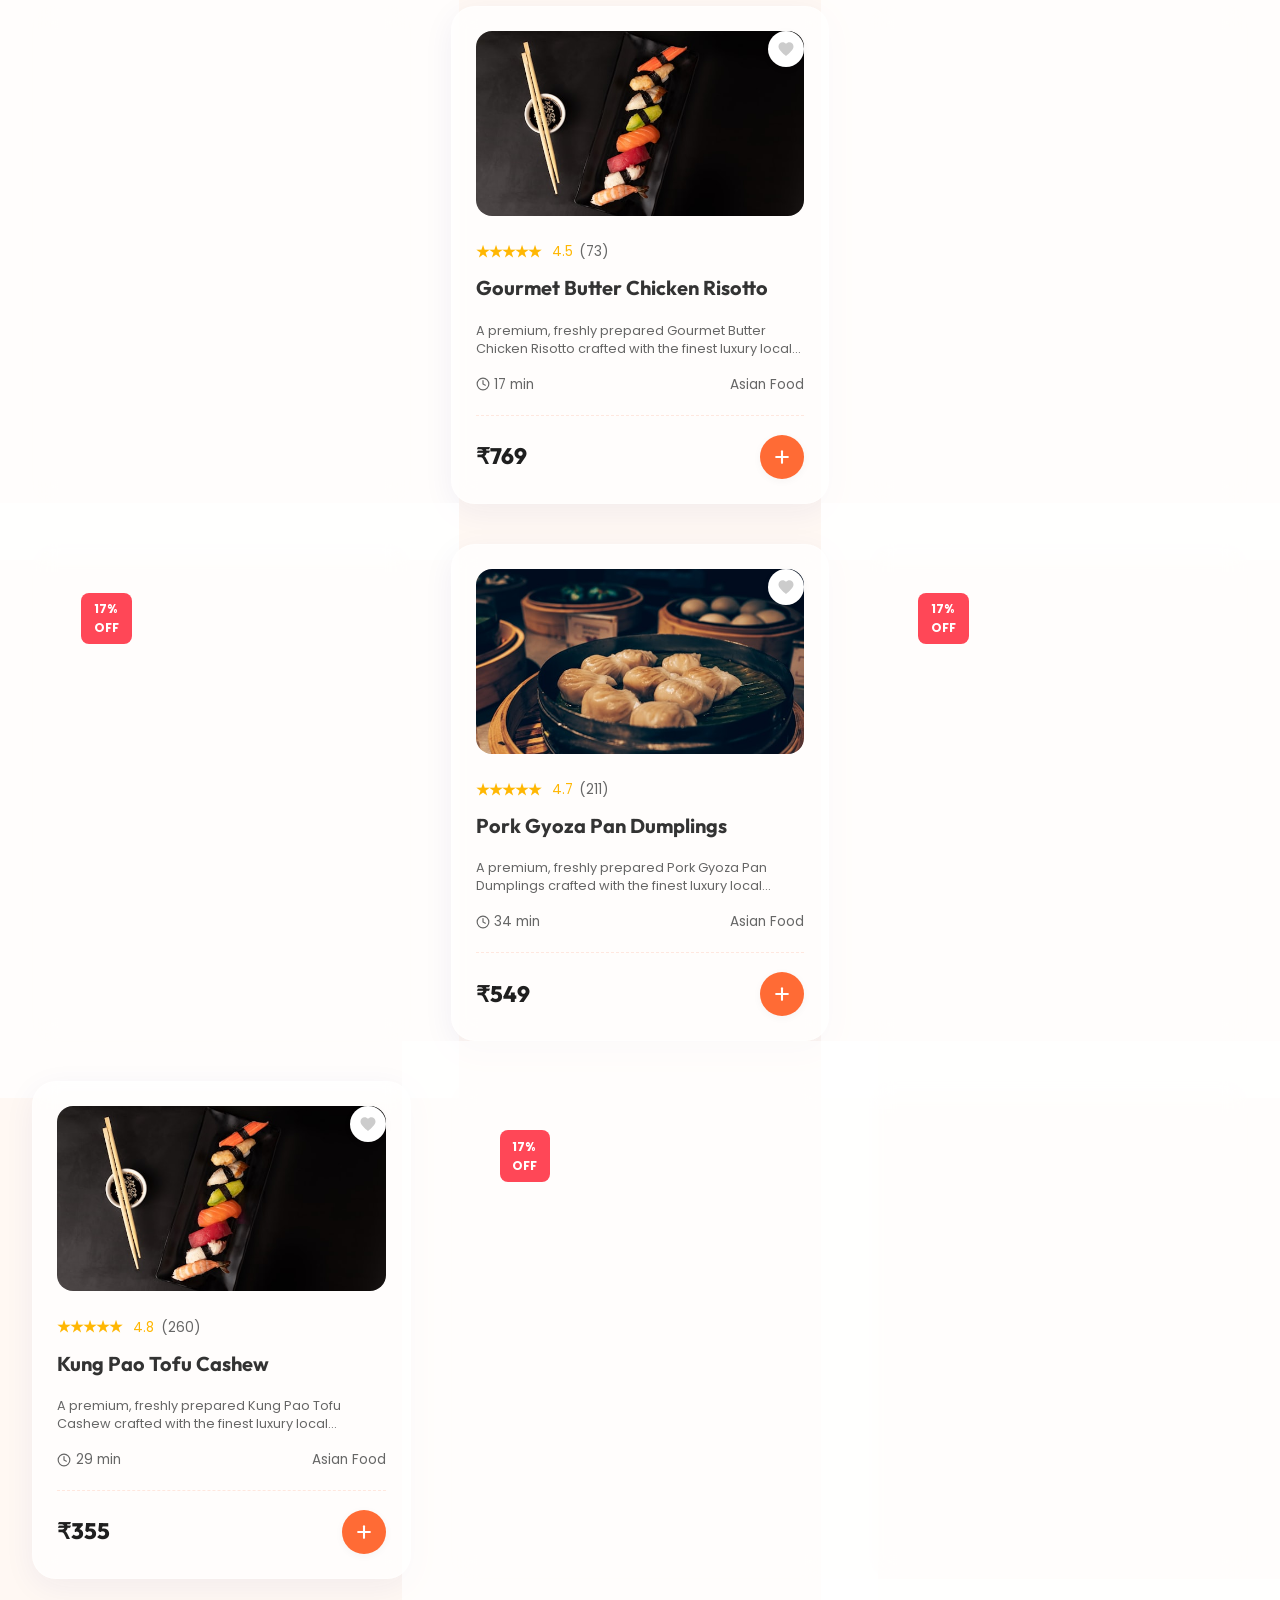
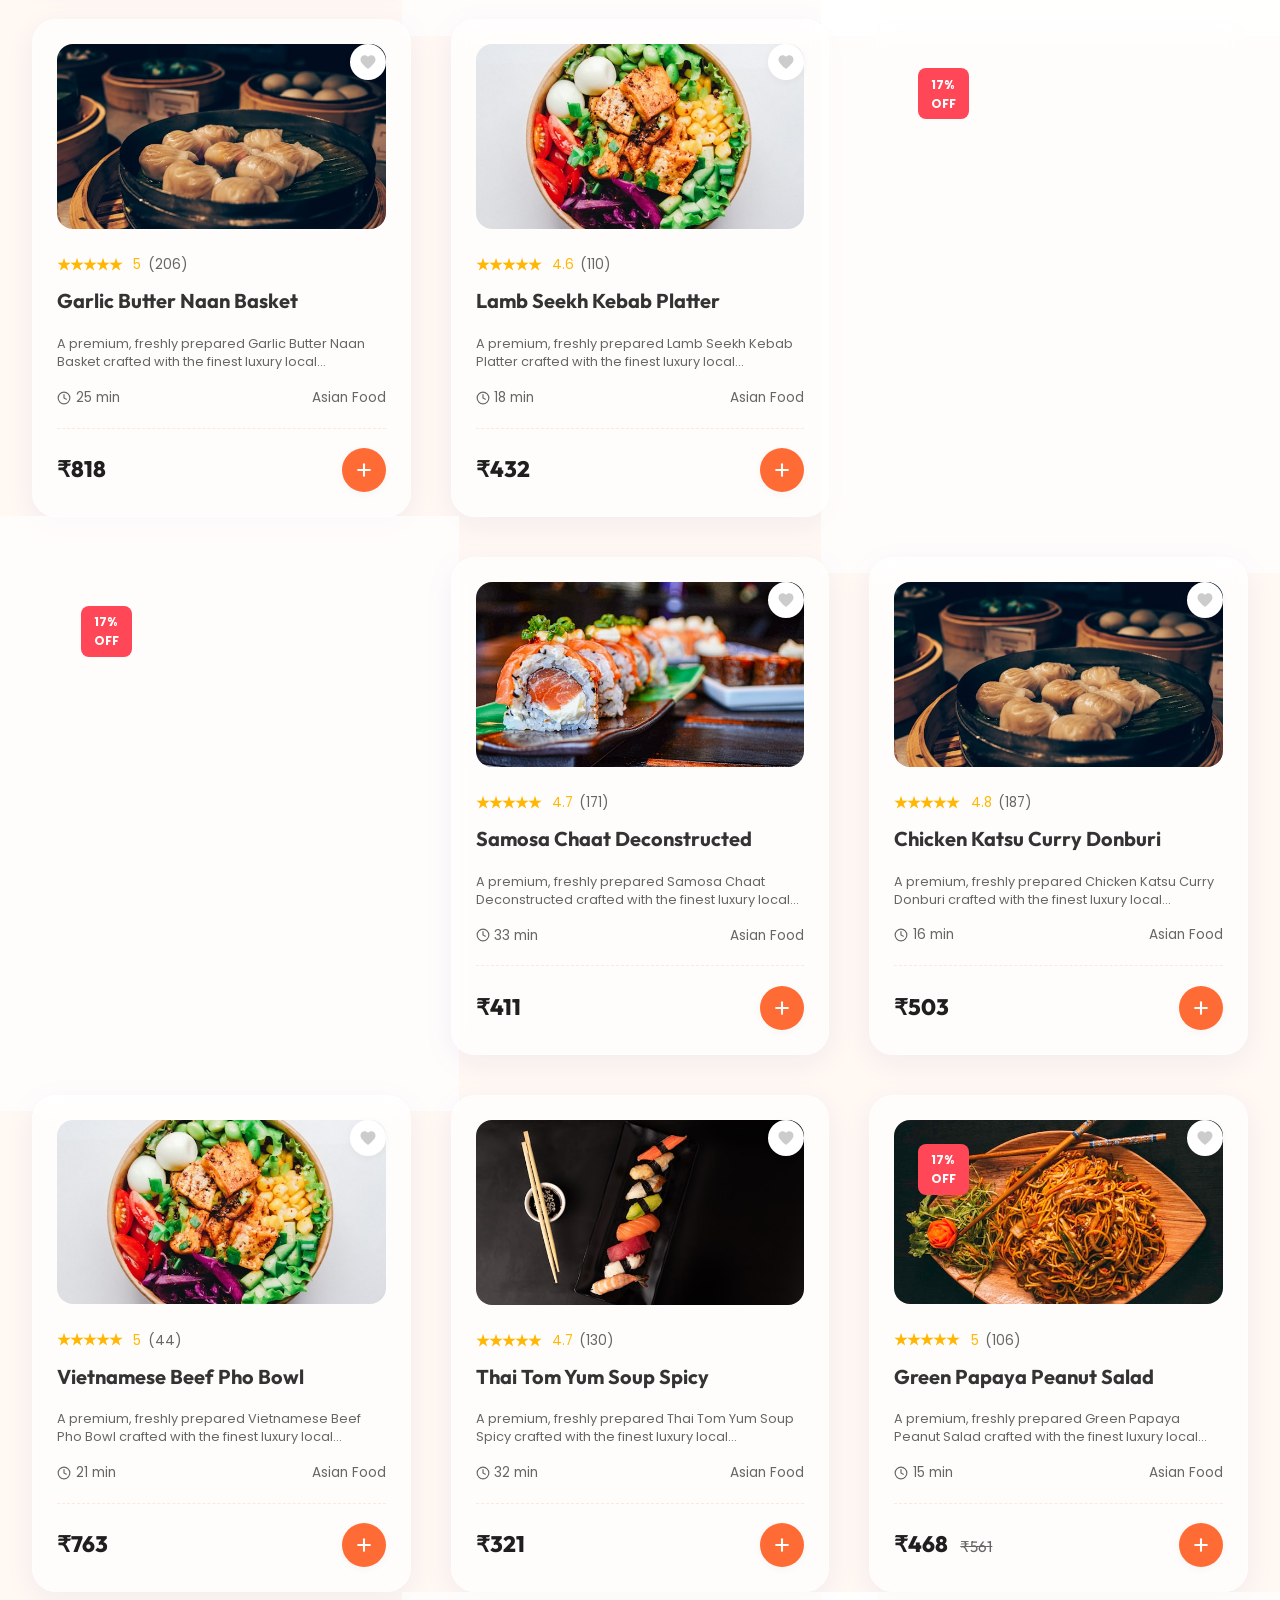
<file: pages/menu.html>
<!DOCTYPE html>
<html lang="en">
<head>
  <meta charset="UTF-8">
  <meta name="viewport" content="width=device-width, initial-scale=1.0">
  <title>Gourmet Menu | FlavorNest</title>
  <meta name="description" content="Explore FlavorNest's signature restaurant dishes, curated categories, and live order selection.">
  
  <!-- CSS Stylesheets -->
  <link rel="stylesheet" href="../css/variables.css?v=12">
  <link rel="stylesheet" href="../css/style.css?v=12">
  <link rel="stylesheet" href="../css/animations.css?v=12">
  <link rel="stylesheet" href="../css/responsive.css?v=12">
  
  <style>
    /* Specific Menu Styles */
    .menu-filters-bar {
      display: flex;
      justify-content: space-between;
      align-items: center;
      margin-bottom: 3rem;
      gap: 2rem;
      flex-wrap: wrap;
    }
    .menu-search-box {
      flex-grow: 1;
      max-width: 450px;
      display: flex;
      align-items: center;
      background: var(--secondary-color);
      border: 1.5px solid rgba(255, 107, 53, 0.15);
      border-radius: var(--radius-full);
      padding: 0.7rem 1.5rem;
      box-shadow: var(--shadow-sm);
    }
    .menu-search-box input {
      flex-grow: 1;
      font-size: 0.95rem;
      color: var(--dark-color);
      background: none;
    }
    .menu-sort-box {
      display: flex;
      align-items: center;
      gap: 1rem;
      background: var(--secondary-color);
      border: 1.5px solid rgba(255, 107, 53, 0.15);
      border-radius: var(--radius-full);
      padding: 0.7rem 1.5rem;
      box-shadow: var(--shadow-sm);
    }
    .menu-sort-box select {
      font-weight: 600;
      color: var(--dark-color);
      cursor: pointer;
    }
  </style>
</head>
<body>

  <!-- Custom Cursor -->
  <div id="custom-cursor"></div>
  <div id="custom-cursor-dot"></div>

  <!-- Screen Loader -->
  <div id="loader-overlay">
    <div class="loader-logo">Flavor<span>Nest</span></div>
    <div class="cooking-animation">
      <div class="loader-plate"></div>
      <div class="loader-food">🍜</div>
    </div>
  </div>

  <!-- Header Section -->
  <header class="navbar-header">
    <div class="container navbar-container">
      <a href="../index.html" class="logo">
        <svg xmlns="http://www.w3.org/2000/svg" width="28" height="28" viewBox="0 0 24 24" fill="none" stroke="currentColor" stroke-width="2.5" stroke-linecap="round" stroke-linejoin="round" style="color:var(--primary-color)">
          <path d="M12 2L2 7l10 5 10-5-10-5z"></path>
          <path d="M2 17l10 5 10-5"></path>
          <path d="M2 12l10 5 10-5"></path>
        </svg>
        Flavor<span>Nest</span>
      </a>
      <nav class="nav-links">
        <a href="../index.html" class="nav-link">Home</a>
        <a href="menu.html" class="nav-link active">Menu</a>
        <a href="about.html" class="nav-link">Our Story</a>
        <a href="offers.html" class="nav-link">Offers</a>
        <a href="contact.html" class="nav-link">Contact</a>
      </nav>
      <div class="nav-actions">
        <button class="action-btn search-trigger" aria-label="Search">
          <svg xmlns="http://www.w3.org/2000/svg" width="18" height="18" viewBox="0 0 24 24" fill="none" stroke="currentColor" stroke-width="2.5" stroke-linecap="round" stroke-linejoin="round"><circle cx="11" cy="11" r="8"></circle><line x1="21" y1="21" x2="16.65" y2="16.65"></line></svg>
        </button>
        <a href="cart.html" class="action-btn" aria-label="Cart">
          <svg xmlns="http://www.w3.org/2000/svg" width="18" height="18" viewBox="0 0 24 24" fill="none" stroke="currentColor" stroke-width="2.5" stroke-linecap="round" stroke-linejoin="round"><path d="M6 2L3 6v14a2 2 0 0 0 2 2h14a2 2 0 0 0 2-2V6l-3-4z"></path><line x1="3" y1="6" x2="21" y2="6"></line><path d="M16 10a4 4 0 0 1-8 0"></path></svg>
          <span class="badge-count cart-badge" style="display:none;">0</span>
        </a>
        <a href="login.html" class="action-btn" aria-label="User Profile">
          <svg xmlns="http://www.w3.org/2000/svg" width="18" height="18" viewBox="0 0 24 24" fill="none" stroke="currentColor" stroke-width="2.5" stroke-linecap="round" stroke-linejoin="round"><path d="M20 21v-2a4 4 0 0 0-4-4H8a4 4 0 0 0-4 4v2"></path><circle cx="12" cy="7" r="4"></circle></svg>
        </a>
        <div class="mobile-nav-toggle">
          <svg xmlns="http://www.w3.org/2000/svg" width="24" height="24" viewBox="0 0 24 24" fill="none" stroke="currentColor" stroke-width="2.5" stroke-linecap="round" stroke-linejoin="round"><line x1="3" y1="12" x2="21" y2="12"></line><line x1="3" y1="6" x2="21" y2="6"></line><line x1="3" y1="18" x2="21" y2="18"></line></svg>
        </div>
      </div>
    </div>
  </header>

  <!-- Page Header -->
  <section class="page-heading">
    <div class="container">
      <h1>Signature Menu</h1>
      <div class="breadcrumb">
        <a href="../index.html">Home</a> &gt; <span>Menu</span>
      </div>
    </div>
  </section>

  <!-- Main Menu Grid -->
  <main class="container" style="padding-top: 4rem; padding-bottom: 6rem;">
    <div class="categories-grid">
      <div class="category-card glass-panel active" data-category="All">
        <div class="category-icon-wrapper"><img src="../assets/chef.jpg" alt="All"></div>
        <h3>All Dishes</h3>
      </div>
      <div class="category-card glass-panel" data-category="Pizza">
        <div class="category-icon-wrapper"><img src="../assets/pizza_0.jpg" alt="Pizza"></div>
        <h3>Pizza</h3>
      </div>
      <div class="category-card glass-panel" data-category="Burgers">
        <div class="category-icon-wrapper"><img src="../assets/burger_0.jpg" alt="Burgers"></div>
        <h3>Burgers</h3>
      </div>
      <div class="category-card glass-panel" data-category="Pasta">
        <div class="category-icon-wrapper"><img src="../assets/pasta_0.jpg" alt="Pasta"></div>
        <h3>Pasta</h3>
      </div>
      <div class="category-card glass-panel" data-category="Asian Food">
        <div class="category-icon-wrapper"><img src="../assets/asian_0.jpg" alt="Asian Food"></div>
        <h3>Asian Food</h3>
      </div>
      <div class="category-card glass-panel" data-category="Salads">
        <div class="category-icon-wrapper"><img src="../assets/salad_0.jpg" alt="Salads"></div>
        <h3>Salads</h3>
      </div>
      <div class="category-card glass-panel" data-category="Desserts">
        <div class="category-icon-wrapper"><img src="../assets/desserts_0.jpg" alt="Desserts"></div>
        <h3>Desserts</h3>
      </div>
      <div class="category-card glass-panel" data-category="Drinks">
        <div class="category-icon-wrapper"><img src="../assets/drinks_0.jpg" alt="Drinks"></div>
        <h3>Drinks</h3>
      </div>
      <div class="category-card glass-panel" data-category="Sandwiches">
        <div class="category-icon-wrapper"><img src="../assets/sandwiches_0.jpg" alt="Sandwiches"></div>
        <h3>Sandwiches</h3>
      </div>
      <div class="category-card glass-panel" data-category="Fries">
        <div class="category-icon-wrapper"><img src="../assets/fries_0.jpg" alt="Fries"></div>
        <h3>Fries</h3>
      </div>
    </div>

    <!-- Filters and Sorts Bar -->
    <div class="menu-filters-bar reveal-el">
      <div class="menu-search-box">
        <input type="text" id="menu-search-input" placeholder="Type to search our signature creations..." autocomplete="off">
        <svg xmlns="http://www.w3.org/2000/svg" width="18" height="18" viewBox="0 0 24 24" fill="none" stroke="currentColor" stroke-width="2.5" stroke-linecap="round" stroke-linejoin="round" style="color:var(--primary-color)"><circle cx="11" cy="11" r="8"></circle><line x1="21" y1="21" x2="16.65" y2="16.65"></line></svg>
      </div>

      <div class="menu-sort-box">
        <span style="font-size:0.85rem; color:var(--text-muted);">Sort By:</span>
        <select id="menu-sort-select">
          <option value="default">Default</option>
          <option value="price-low">Price: Low to High</option>
          <option value="price-high">Price: High to Low</option>
          <option value="rating">Top Rated</option>
        </select>
      </div>
    </div>

    <!-- Dynamic Grid Container -->
    <div id="menu-products-container" class="products-grid">
      <!-- Generated by js/app.js?v=12 -->
    </div>
  </main>

  <!-- Footer Section -->
  <footer class="footer-section">
    <div class="footer-wave"></div>
    <div class="container footer-grid">
      <div class="footer-about">
        <a href="../index.html" class="logo">
          <svg xmlns="http://www.w3.org/2000/svg" width="28" height="28" viewBox="0 0 24 24" fill="none" stroke="currentColor" stroke-width="2.5" stroke-linecap="round" stroke-linejoin="round" style="color:var(--primary-color)">
            <path d="M12 2L2 7l10 5 10-5-10-5z"></path>
            <path d="M2 17l10 5 10-5"></path>
            <path d="M2 12l10 5 10-5"></path>
          </svg>
          Flavor<span>Nest</span>
        </a>
        <p>A next-generation premium food e-commerce experience designed with luxury and creative art at its core.</p>
        <div class="social-links">
          <a href="#" class="social-link">F</a>
          <a href="#" class="social-link">T</a>
          <a href="#" class="social-link">I</a>
          <a href="#" class="social-link">L</a>
        </div>
      </div>

      <div class="footer-column">
        <h4>Navigation</h4>
        <div class="footer-links">
          <a href="../index.html">Home</a>
          <a href="menu.html">Menu Grid</a>
          <a href="about.html">Our Story</a>
          <a href="contact.html">Get in Touch</a>
        </div>
      </div>

      <div class="footer-column">
        <h4>Support</h4>
        <div class="footer-links">
          <a href="profile.html">My Account</a>
          <a href="cart.html">View Cart</a>
          <a href="checkout.html">Logistics Staging</a>
          <a href="#">Privacy Codes</a>
        </div>
      </div>

      <div class="footer-column">
        <h4>Download App</h4>
        <div class="app-downloads">
          <a href="#" class="app-btn">
            <span class="app-btn-icon"></span>
            <div class="app-btn-info">
              <h5>Download on the</h5>
              <p>App Store</p>
            </div>
          </a>
          <a href="#" class="app-btn">
            <span class="app-btn-icon">▶</span>
            <div class="app-btn-info">
              <h5>Get it on</h5>
              <p>Google Play</p>
            </div>
          </a>
        </div>
      </div>
    </div>

    <div class="container footer-bottom">
      <p>&copy; 2026 FlavorNest Gastronomy Inc. All rights reserved.</p>
    </div>
  </footer>

  <!-- Search Modal Overlay -->
  <div id="search-overlay"></div>

  <!-- JavaScript Scripts -->
  <script src="../js/storage.js?v=12"></script>
  <script src="../js/loader.js?v=12"></script>
  <script src="../js/cursor.js?v=12"></script>
  <script src="../js/toast.js?v=12"></script>
  <script src="../js/navbar.js?v=12"></script>
  <script src="../js/products.js?v=12"></script>
  <script src="../js/cart.js?v=12"></script>
  <script src="../js/wishlist.js?v=12"></script>
  <script src="../js/search.js?v=12"></script>
  <script src="../js/slider.js?v=12"></script>
  <script src="../js/animations.js?v=12"></script>
  <script src="../js/tilt.js?v=12"></script>
  <script src="../js/app.js?v=12"></script>
</body>
</html>
</file>
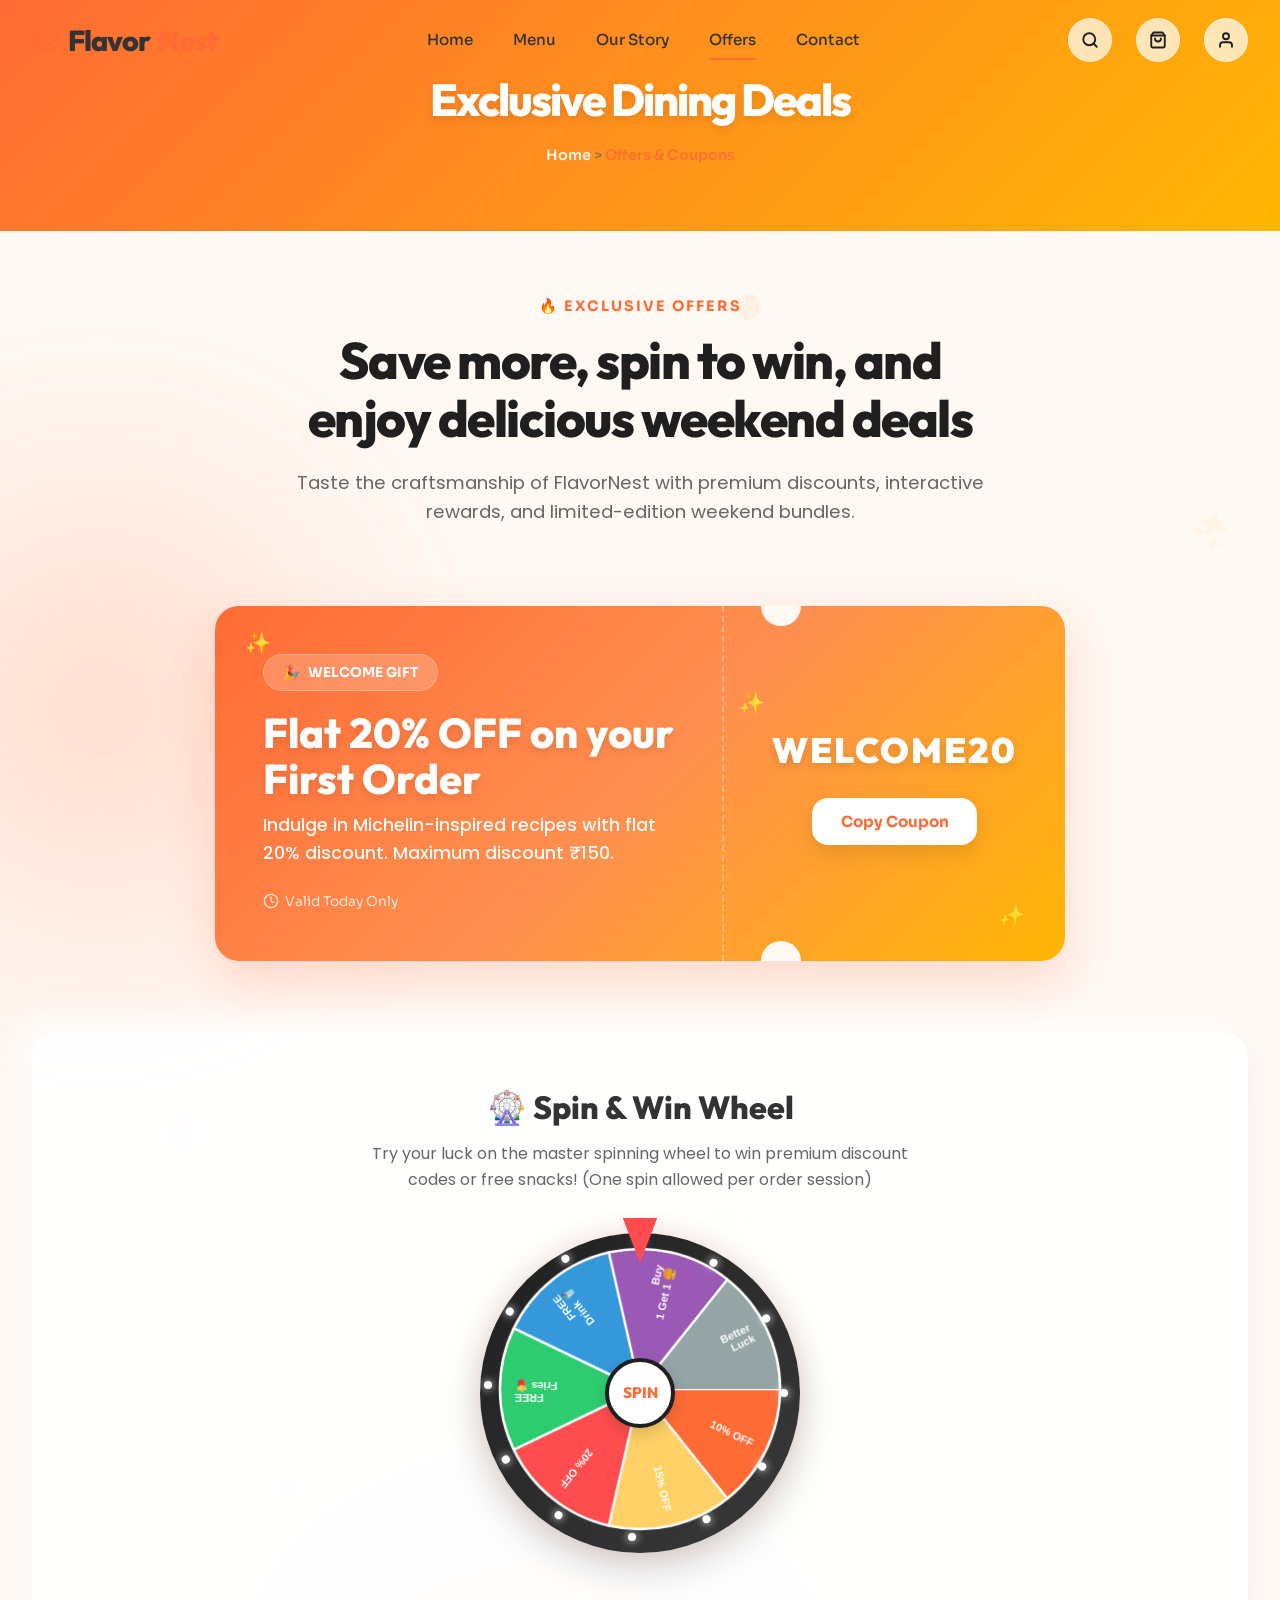
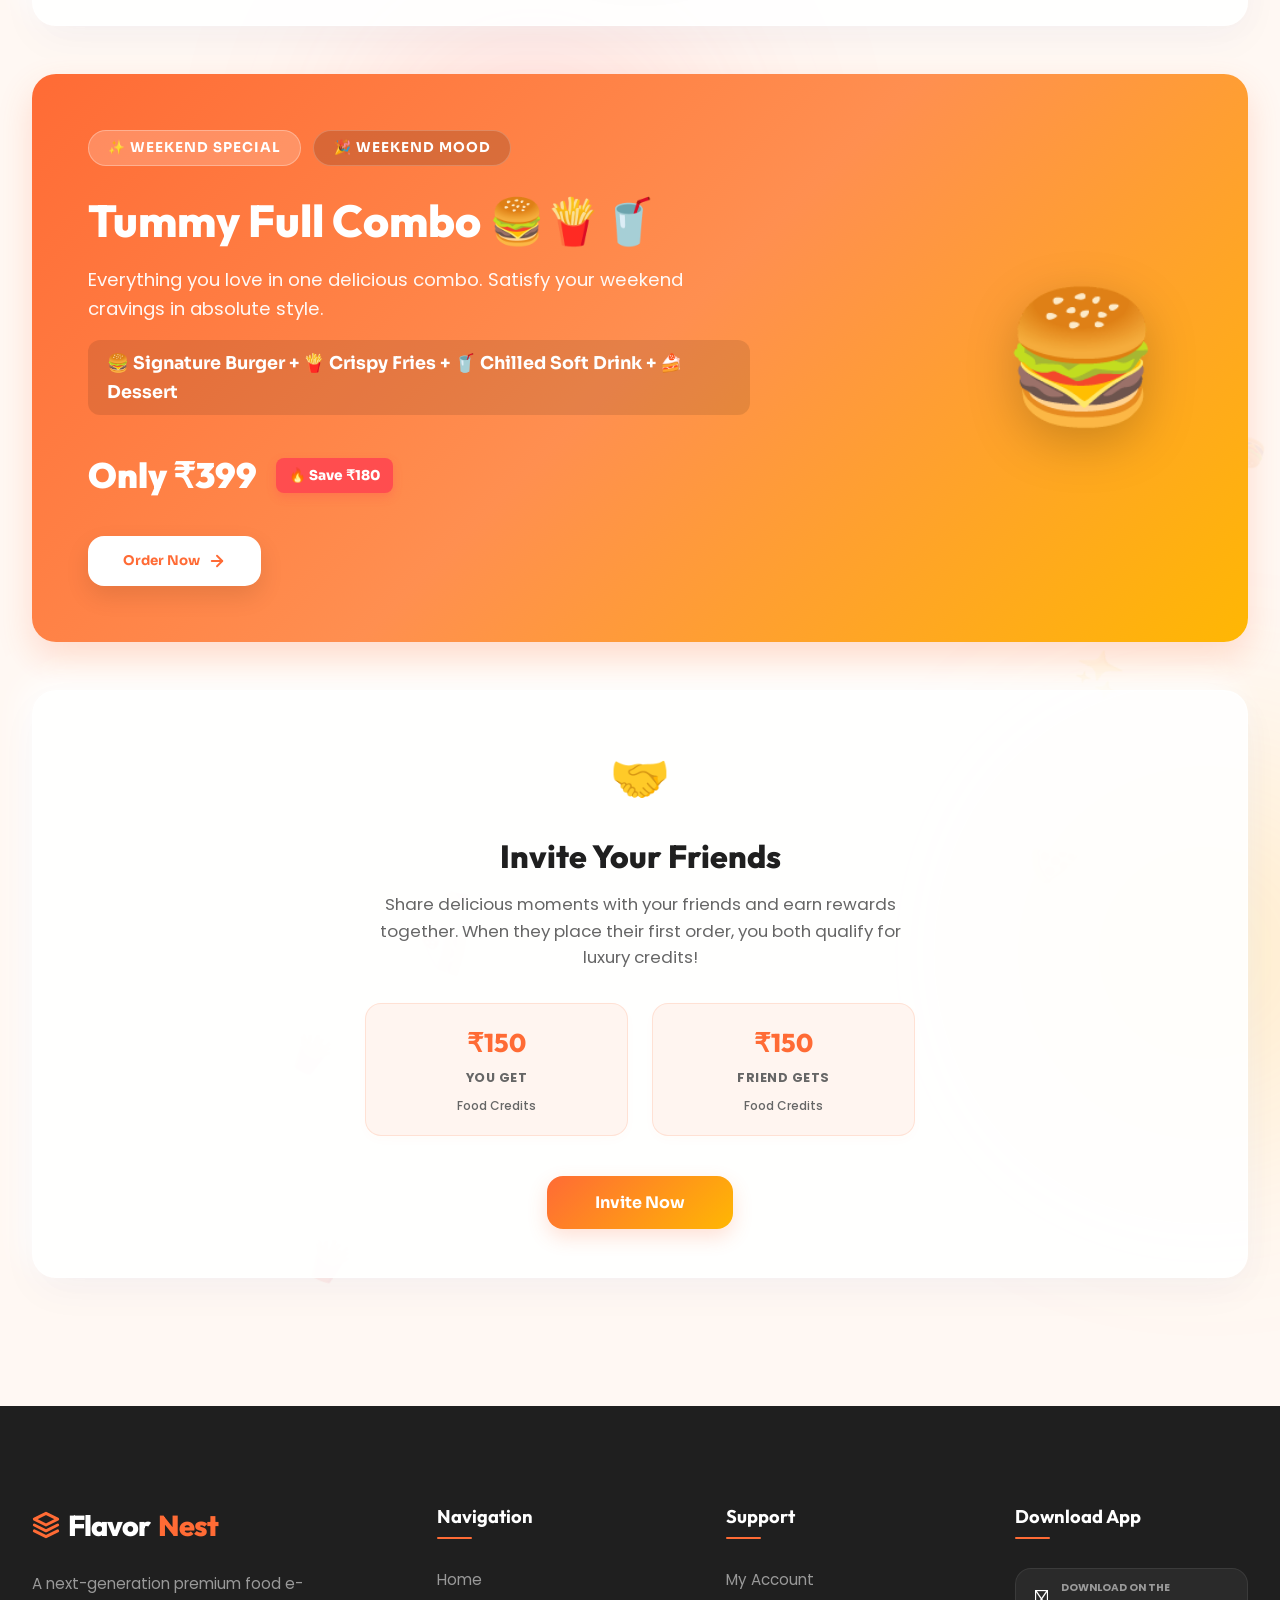
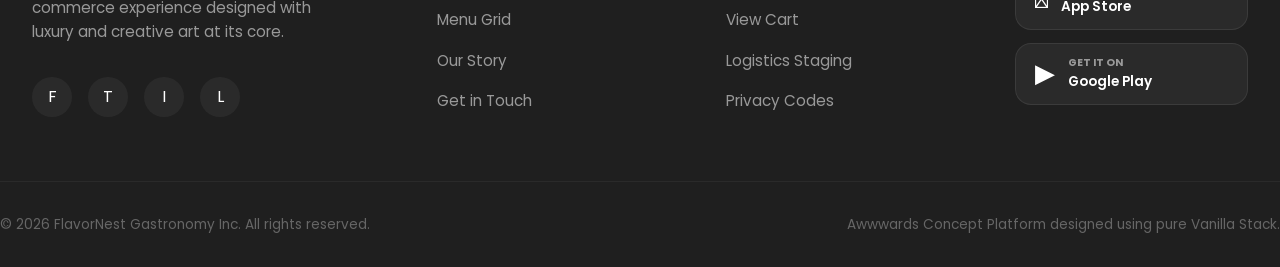
<file: pages/offers.html>
<!DOCTYPE html>
<html lang="en">
<head>
  <meta charset="UTF-8">
  <meta name="viewport" content="width=device-width, initial-scale=1.0">
  <title>Offers & Coupons | FlavorNest</title>
  <meta name="description" content="Unlock exclusive food coupons, flash deals, scratch cards, and spin & win prizes at FlavorNest. Save more on every gourmet bite.">
  
  <!-- CSS Stylesheets -->
  <link rel="stylesheet" href="../css/variables.css">
  <link rel="stylesheet" href="../css/style.css">
  <link rel="stylesheet" href="../css/animations.css">
  <link rel="stylesheet" href="../css/offers.css">
  <link rel="stylesheet" href="../css/responsive.css">
</head>
<body>

  <!-- Custom Cursor -->
  <div id="custom-cursor"></div>
  <div id="custom-cursor-dot"></div>

  <!-- Screen Loader -->
  <div id="loader-overlay">
    <div class="loader-logo">Flavor<span>Nest</span></div>
    <div class="cooking-animation">
      <div class="loader-plate"></div>
      <div class="loader-food">🍔</div>
    </div>
  </div>

  <!-- Header Section -->
  <header class="navbar-header">
    <div class="container navbar-container">
      <a href="../index.html" class="logo">
        <svg xmlns="http://www.w3.org/2000/svg" width="28" height="28" viewBox="0 0 24 24" fill="none" stroke="currentColor" stroke-width="2.5" stroke-linecap="round" stroke-linejoin="round" style="color:var(--primary-color)">
          <path d="M12 2L2 7l10 5 10-5-10-5z"></path>
          <path d="M2 17l10 5 10-5"></path>
          <path d="M2 12l10 5 10-5"></path>
        </svg>
        Flavor<span>Nest</span>
      </a>
      <nav class="nav-links">
        <a href="../index.html" class="nav-link">Home</a>
        <a href="menu.html" class="nav-link">Menu</a>
        <a href="about.html" class="nav-link">Our Story</a>
        <a href="offers.html" class="nav-link active">Offers</a>
        <a href="contact.html" class="nav-link">Contact</a>
      </nav>
      <div class="nav-actions">
        <button class="action-btn search-trigger" aria-label="Search">
          <svg xmlns="http://www.w3.org/2000/svg" width="18" height="18" viewBox="0 0 24 24" fill="none" stroke="currentColor" stroke-width="2.5" stroke-linecap="round" stroke-linejoin="round"><circle cx="11" cy="11" r="8"></circle><line x1="21" y1="21" x2="16.65" y2="16.65"></line></svg>
        </button>
        <a href="cart.html" class="action-btn" aria-label="Cart">
          <svg xmlns="http://www.w3.org/2000/svg" width="18" height="18" viewBox="0 0 24 24" fill="none" stroke="currentColor" stroke-width="2.5" stroke-linecap="round" stroke-linejoin="round"><path d="M6 2L3 6v14a2 2 0 0 0 2 2h14a2 2 0 0 0 2-2V6l-3-4z"></path><line x1="3" y1="6" x2="21" y2="6"></line><path d="M16 10a4 4 0 0 1-8 0"></path></svg>
          <span class="badge-count cart-badge" style="display:none;">0</span>
        </a>
        <a href="login.html" class="action-btn" aria-label="User Profile">
          <svg xmlns="http://www.w3.org/2000/svg" width="18" height="18" viewBox="0 0 24 24" fill="none" stroke="currentColor" stroke-width="2.5" stroke-linecap="round" stroke-linejoin="round"><path d="M20 21v-2a4 4 0 0 0-4-4H8a4 4 0 0 0-4 4v2"></path><circle cx="12" cy="7" r="4"></circle></svg>
        </a>
        <div class="mobile-nav-toggle">
          <svg xmlns="http://www.w3.org/2000/svg" width="24" height="24" viewBox="0 0 24 24" fill="none" stroke="currentColor" stroke-width="2.5" stroke-linecap="round" stroke-linejoin="round"><line x1="3" y1="12" x2="21" y2="12"></line><line x1="3" y1="6" x2="21" y2="6"></line><line x1="3" y1="18" x2="21" y2="18"></line></svg>
        </div>
      </div>
    </div>
  </header>

  <!-- Page Title Header -->
  <section class="page-heading">
    <div class="container">
      <h1>Exclusive Dining Deals</h1>
      <div class="breadcrumb">
        <a href="../index.html">Home</a> &gt; <span>Offers & Coupons</span>
      </div>
    </div>
  </section>

  <!-- Main Section Wrapper -->
  <main class="offers-page">
    <!-- Glowing background circles -->
    <div class="bg-glow-circle glow-orange"></div>
    <div class="bg-glow-circle glow-yellow"></div>
    <div class="bg-glow-circle glow-red"></div>

    <!-- Floating Food Emojis / Sparkles -->
    <div class="bg-floating-container"></div>

    <div class="container">
      
      <!-- Section Header -->
      <header class="offers-header reveal-el">
        <span class="section-subtitle">🔥 Exclusive Offers</span>
        <h2 class="section-title">Save more, spin to win, and enjoy delicious weekend deals</h2>
        <p class="section-desc">Taste the craftsmanship of FlavorNest with premium discounts, interactive rewards, and limited-edition weekend bundles.</p>
      </header>

      <!-- Offers Grid Layout (Stacked Vertically one-by-one) -->
      <div class="offers-grid-container">

        <!-- OFFER 1: Premium Coupon ticket (Top Center) -->
        <div class="col-12 reveal-el delay-100 hero-coupon-container" style="margin-bottom: 1.5rem;">
          <div class="hero-ticket">
            <!-- Semi-circle ticket border punch outs -->
            <div class="ticket-punch-top"></div>
            <div class="ticket-punch-bottom"></div>
            
            <span class="sparkle-icon" style="top: 20px; left: 30px;">✨</span>
            <span class="sparkle-icon" style="bottom: 30px; right: 40px; animation-delay: 1.2s;">✨</span>
            <span class="sparkle-icon" style="top: 80px; right: 300px; animation-delay: 0.6s;">✨</span>

            <div class="ticket-left">
              <div class="ticket-tag">
                <span>🎉</span> WELCOME GIFT
              </div>
              <h3 class="ticket-title">Flat 20% OFF on your First Order</h3>
              <p class="ticket-desc">Indulge in Michelin-inspired recipes with flat 20% discount. Maximum discount ₹150.</p>
              <div class="ticket-expiry">
                <svg xmlns="http://www.w3.org/2000/svg" width="16" height="16" viewBox="0 0 24 24" fill="none" stroke="currentColor" stroke-width="2" stroke-linecap="round" stroke-linejoin="round" style="margin-top: -2px;"><circle cx="12" cy="12" r="10"></circle><polyline points="12 6 12 12 16 14"></polyline></svg>
                <span>Valid Today Only</span>
              </div>
            </div>
            
            <div class="ticket-right">
              <div class="ticket-code-display">WELCOME20</div>
              <button class="btn-ticket-copy" onclick="copyCouponCode('WELCOME20', this)">
                <span>Copy Coupon</span>
              </button>
            </div>
          </div>
        </div>

        <!-- OFFER 2: Spin & Win Wheel -->
        <div class="col-12 reveal-el delay-200">
          <div class="offers-card spin-section-layout">
            <h3 style="font-family: var(--font-heading); font-size: 2rem; font-weight:800; margin-bottom:0.5rem;">🎡 Spin & Win Wheel</h3>
            <p style="color:var(--text-muted); font-size:1rem; text-align:center; margin-bottom:2.5rem; max-width:550px;">
              Try your luck on the master spinning wheel to win premium discount codes or free snacks! (One spin allowed per order session)
            </p>
            
            <div class="wheel-outer-ring">
              <!-- Pointer indicator at top -->
              <div class="wheel-pointer"></div>
              
              <!-- Bulbs -->
              <div class="wheel-bulbs">
                <div class="wheel-bulb" style="transform: rotate(0deg) translate(144px);"></div>
                <div class="wheel-bulb" style="transform: rotate(30deg) translate(144px);"></div>
                <div class="wheel-bulb" style="transform: rotate(60deg) translate(144px);"></div>
                <div class="wheel-bulb" style="transform: rotate(90deg) translate(144px);"></div>
                <div class="wheel-bulb" style="transform: rotate(120deg) translate(144px);"></div>
                <div class="wheel-bulb" style="transform: rotate(150deg) translate(144px);"></div>
                <div class="wheel-bulb" style="transform: rotate(180deg) translate(144px);"></div>
                <div class="wheel-bulb" style="transform: rotate(210deg) translate(144px);"></div>
                <div class="wheel-bulb" style="transform: rotate(240deg) translate(144px);"></div>
                <div class="wheel-bulb" style="transform: rotate(270deg) translate(144px);"></div>
                <div class="wheel-bulb" style="transform: rotate(300deg) translate(144px);"></div>
                <div class="wheel-bulb" style="transform: rotate(330deg) translate(144px);"></div>
              </div>

              <!-- Canvas wheel wrapper -->
              <div id="wheel-wrapper">
                <canvas id="wheel-canvas" class="wheel-canvas-fallback"></canvas>
              </div>

              <!-- Spin Button -->
              <button class="wheel-spin-btn" id="wheel-spin-btn">SPIN</button>
            </div>
          </div>
        </div>

        <!-- OFFER 3: Weekend Mood - Tummy Full Combo Banner -->
        <div class="col-12 reveal-el delay-300">
          <div class="weekend-banner">
            <div class="weekend-content-left">
              <span class="weekend-badge">✨ Weekend Special</span>
              <span class="weekend-badge" style="background: rgba(0,0,0,0.15); margin-left: 0.5rem; border-color: rgba(255,255,255,0.2);">🎉 Weekend Mood</span>
              <h2 class="weekend-title">Tummy Full Combo 🍔🍟🥤</h2>
              <p class="weekend-subtitle">Everything you love in one delicious combo. Satisfy your weekend cravings in absolute style.</p>
              
              <div class="weekend-items" style="font-size: 1.1rem; line-height: 1.6; margin-bottom: 2rem;">
                🍔 Signature Burger + 🍟 Crispy Fries + 🥤 Chilled Soft Drink + 🍰 Dessert
              </div>

              <div class="weekend-pricing" style="margin-bottom: 2rem;">
                <span class="special-price">Only ₹399</span>
                <span class="save-badge">🔥 Save ₹180</span>
              </div>

              <button class="btn-weekend-order" id="order-combo-btn">
                <span>Order Now</span>
                <svg xmlns="http://www.w3.org/2000/svg" width="18" height="18" viewBox="0 0 24 24" fill="none" stroke="currentColor" stroke-width="2.5" stroke-linecap="round" stroke-linejoin="round"><line x1="5" y1="12" x2="19" y2="12"></line><polyline points="12 5 19 12 12 19"></polyline></svg>
              </button>
            </div>
            
            <div class="weekend-visual-right">
              <span class="large-food-illustration">🍔</span>
            </div>
          </div>
        </div>

        <!-- OFFER 4: Invite Friend (Referral Section Restored) -->
        <div class="col-12 reveal-el delay-100">
          <div class="offers-card" style="display: flex; flex-direction: column; align-items: center; text-align: center;">
            <span class="referral-icon">🤝</span>
            <h3 class="referral-title">Invite Your Friends</h3>
            <p class="referral-desc" style="max-width: 550px;">
              Share delicious moments with your friends and earn rewards together. When they place their first order, you both qualify for luxury credits!
            </p>
            
            <div class="referral-reward-box">
              <div class="reward-badge">
                <span class="reward-val">₹150</span>
                <span class="reward-who">You Get</span>
                <p style="font-size:0.75rem; color:var(--text-muted); margin-top:0.4rem; font-weight:500;">Food Credits</p>
              </div>
              <div class="reward-badge">
                <span class="reward-val">₹150</span>
                <span class="reward-who">Friend Gets</span>
                <p style="font-size:0.75rem; color:var(--text-muted); margin-top:0.4rem; font-weight:500;">Food Credits</p>
              </div>
            </div>

            <button class="btn-referral" id="invite-now-btn">Invite Now</button>
          </div>
        </div>

      </div> <!-- Grid container close -->
    </div> <!-- Container close -->
  </main>

  <!-- Spin Reward Modal Popup -->
  <div class="modal-overlay" id="spin-win-modal">
    <!-- Managed by js/offers.js dynamically -->
  </div>

  <!-- Footer Section -->
  <footer class="footer-section">
    <div class="footer-wave"></div>
    <div class="container footer-grid">
      <div class="footer-about">
        <a href="../index.html" class="logo">
          <svg xmlns="http://www.w3.org/2000/svg" width="28" height="28" viewBox="0 0 24 24" fill="none" stroke="currentColor" stroke-width="2.5" stroke-linecap="round" stroke-linejoin="round" style="color:var(--primary-color)">
            <path d="M12 2L2 7l10 5 10-5-10-5z"></path>
            <path d="M2 17l10 5 10-5"></path>
            <path d="M2 12l10 5 10-5"></path>
          </svg>
          Flavor<span>Nest</span>
        </a>
        <p>A next-generation premium food e-commerce experience designed with luxury and creative art at its core.</p>
        <div class="social-links">
          <a href="#" class="social-link" aria-label="Facebook">F</a>
          <a href="#" class="social-link" aria-label="Twitter">T</a>
          <a href="#" class="social-link" aria-label="Instagram">I</a>
          <a href="#" class="social-link" aria-label="LinkedIn">L</a>
        </div>
      </div>

      <div class="footer-column">
        <h4>Navigation</h4>
        <div class="footer-links">
          <a href="../index.html">Home</a>
          <a href="menu.html">Menu Grid</a>
          <a href="about.html">Our Story</a>
          <a href="contact.html">Get in Touch</a>
        </div>
      </div>

      <div class="footer-column">
        <h4>Support</h4>
        <div class="footer-links">
          <a href="profile.html">My Account</a>
          <a href="cart.html">View Cart</a>
          <a href="checkout.html">Logistics Staging</a>
          <a href="#">Privacy Codes</a>
        </div>
      </div>

      <div class="footer-column">
        <h4>Download App</h4>
        <div class="app-downloads">
          <a href="#" class="app-btn">
            <span class="app-btn-icon"></span>
            <div class="app-btn-info">
              <h5>Download on the</h5>
              <p>App Store</p>
            </div>
          </a>
          <a href="#" class="app-btn">
            <span class="app-btn-icon">▶</span>
            <div class="app-btn-info">
              <h5>Get it on</h5>
              <p>Google Play</p>
            </div>
          </a>
        </div>
      </div>
    </div>

    <div class="container footer-bottom">
      <p>&copy; 2026 FlavorNest Gastronomy Inc. All rights reserved.</p>
      <p>Awwwards Concept Platform designed using pure Vanilla Stack.</p>
    </div>

    <!-- Scroll Top button -->
    <div class="scroll-top-btn" aria-label="Scroll to top">
      <svg xmlns="http://www.w3.org/2000/svg" width="20" height="20" viewBox="0 0 24 24" fill="none" stroke="currentColor" stroke-width="2.5" stroke-linecap="round" stroke-linejoin="round"><line x1="12" y1="19" x2="12" y2="5"></line><polyline points="5 12 12 5 19 12"></polyline></svg>
    </div>
  </footer>

  <!-- Search Popup Overlay (Matches global styling) -->
  <div id="search-overlay"></div>

  <!-- JavaScript Scripts -->
  <script src="../js/storage.js?v=12"></script>
  <script src="../js/loader.js?v=12"></script>
  <script src="../js/cursor.js?v=12"></script>
  <script src="../js/toast.js?v=12"></script>
  <script src="../js/navbar.js?v=12"></script>
  <script src="../js/products.js?v=12"></script>
  <script src="../js/cart.js?v=12"></script>
  <script src="../js/wishlist.js?v=12"></script>
  <script src="../js/search.js?v=12"></script>
  <script src="../js/slider.js?v=12"></script>
  <script src="../js/animations.js?v=12"></script>
  <script src="../js/hero.js?v=12"></script>
  <script src="../js/tilt.js?v=12"></script>
  <script src="../js/offers.js?v=12"></script>
  <script src="../js/app.js?v=12"></script>
</body>
</html>
</file>
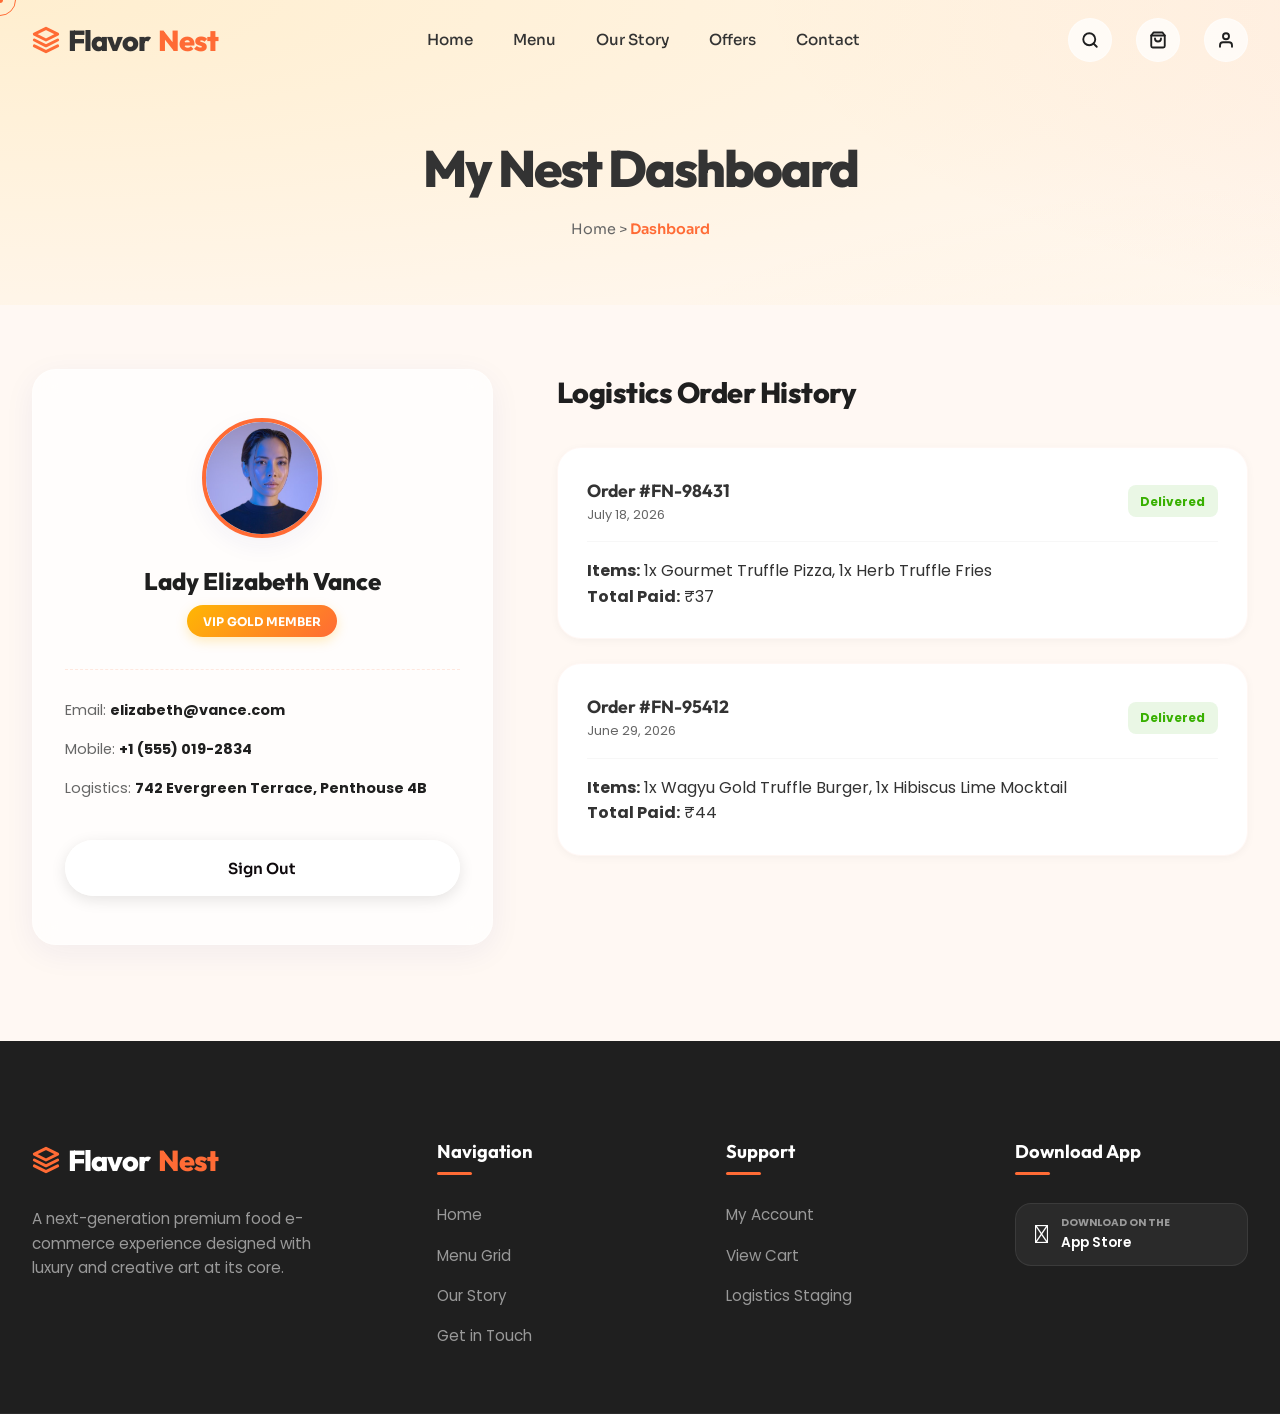
<file: pages/profile.html>
<!DOCTYPE html>
<html lang="en">
<head>
  <meta charset="UTF-8">
  <meta name="viewport" content="width=device-width, initial-scale=1.0">
  <title>Customer Dashboard | FlavorNest</title>
  
  <!-- CSS Stylesheets -->
  <link rel="stylesheet" href="../css/variables.css">
  <link rel="stylesheet" href="../css/style.css">
  <link rel="stylesheet" href="../css/animations.css">
  <link rel="stylesheet" href="../css/responsive.css">
  
  <style>
    /* Profile specific page styles */
    .profile-grid {
      display: grid;
      grid-template-columns: 0.8fr 1.2fr;
      gap: 4rem;
      align-items: start;
    }
    
    .profile-sidebar {
      padding: 3rem 2rem;
      text-align: center;
      position: relative;
    }
    
    .profile-avatar-big {
      width: 120px;
      height: 120px;
      border-radius: 50%;
      border: 4px solid var(--primary-color);
      object-fit: cover;
      margin: 0 auto 1.5rem;
      box-shadow: var(--shadow-md);
    }
    
    .profile-name {
      font-family: var(--font-heading);
      font-size: 1.5rem;
      font-weight: 800;
      color: var(--dark-color);
      margin-bottom: 0.3rem;
    }
    
    .profile-tag {
      font-family: var(--font-accent);
      font-size: 0.75rem;
      text-transform: uppercase;
      font-weight: 700;
      background: linear-gradient(135deg, var(--accent-color) 0%, var(--primary-color) 100%);
      color: var(--secondary-color);
      padding: 0.4rem 1rem;
      border-radius: var(--radius-full);
      display: inline-block;
      margin-bottom: 2rem;
      box-shadow: 0 4px 12px rgba(255, 183, 3, 0.25);
    }
    
    .profile-meta-details {
      text-align: left;
      border-top: 1.5px dashed rgba(255, 107, 53, 0.15);
      padding-top: 1.8rem;
      margin-bottom: 2.5rem;
    }
    
    .profile-meta-row {
      margin-bottom: 1rem;
      font-size: 0.9rem;
      color: var(--text-muted);
    }
    
    .profile-meta-row strong {
      color: var(--dark-color);
    }
    
    .orders-panel h3 {
      font-family: var(--font-heading);
      font-size: 1.8rem;
      font-weight: 800;
      margin-bottom: 2rem;
      color: var(--dark-color);
      letter-spacing: -0.5px;
    }
    
    .profile-order-card {
      padding: 1.8rem;
      background: var(--secondary-color);
      margin-bottom: 1.5rem;
      border: 1px solid rgba(255, 107, 53, 0.05);
      box-shadow: var(--shadow-sm);
      transition: var(--transition-bounce);
    }
    
    .profile-order-card:hover {
      transform: translateY(-4px);
      box-shadow: var(--shadow-md);
    }
    
    .order-header {
      display: flex;
      justify-content: space-between;
      align-items: center;
      border-bottom: 1px solid rgba(0,0,0,0.03);
      padding-bottom: 1rem;
      margin-bottom: 1rem;
    }
    
    .order-header h4 {
      font-family: var(--font-heading);
      font-size: 1.1rem;
      font-weight: 700;
    }
    
    .order-header p {
      font-size: 0.8rem;
      color: var(--text-muted);
    }
    
    .status-badge {
      font-size: 0.75rem;
      font-weight: 700;
      padding: 0.4rem 0.8rem;
      border-radius: var(--radius-sm);
    }
    
    .status-delivered {
      background: rgba(56, 176, 0, 0.1);
      color: var(--success-color);
    }
    
    .status-preparing {
      background: rgba(255, 183, 3, 0.1);
      color: var(--accent-color);
    }

    @media (max-width: 900px) {
      .profile-grid {
        grid-template-columns: 1fr;
        gap: 3rem;
      }
    }
  </style>
</head>
<body>

  <!-- Custom Cursor -->
  <div id="custom-cursor"></div>
  <div id="custom-cursor-dot"></div>

  <!-- Screen Loader -->
  <div id="loader-overlay">
    <div class="loader-logo">Flavor<span>Nest</span></div>
    <div class="cooking-animation">
      <div class="loader-plate"></div>
      <div class="loader-food">🍣</div>
    </div>
  </div>

  <!-- Header Section -->
  <header class="navbar-header">
    <div class="container navbar-container">
      <a href="../index.html" class="logo">
        <svg xmlns="http://www.w3.org/2000/svg" width="28" height="28" viewBox="0 0 24 24" fill="none" stroke="currentColor" stroke-width="2.5" stroke-linecap="round" stroke-linejoin="round" style="color:var(--primary-color)">
          <path d="M12 2L2 7l10 5 10-5-10-5z"></path>
          <path d="M2 17l10 5 10-5"></path>
          <path d="M2 12l10 5 10-5"></path>
        </svg>
        Flavor<span>Nest</span>
      </a>
      <nav class="nav-links">
        <a href="../index.html" class="nav-link">Home</a>
        <a href="menu.html" class="nav-link">Menu</a>
        <a href="about.html" class="nav-link">Our Story</a>
        <a href="offers.html" class="nav-link">Offers</a>
        <a href="contact.html" class="nav-link">Contact</a>
      </nav>
      <div class="nav-actions">
        <button class="action-btn search-trigger" aria-label="Search">
          <svg xmlns="http://www.w3.org/2000/svg" width="18" height="18" viewBox="0 0 24 24" fill="none" stroke="currentColor" stroke-width="2.5" stroke-linecap="round" stroke-linejoin="round"><circle cx="11" cy="11" r="8"></circle><line x1="21" y1="21" x2="16.65" y2="16.65"></line></svg>
        </button>
        <a href="cart.html" class="action-btn" aria-label="Cart">
          <svg xmlns="http://www.w3.org/2000/svg" width="18" height="18" viewBox="0 0 24 24" fill="none" stroke="currentColor" stroke-width="2.5" stroke-linecap="round" stroke-linejoin="round"><path d="M6 2L3 6v14a2 2 0 0 0 2 2h14a2 2 0 0 0 2-2V6l-3-4z"></path><line x1="3" y1="6" x2="21" y2="6"></line><path d="M16 10a4 4 0 0 1-8 0"></path></svg>
          <span class="badge-count cart-badge" style="display:none;">0</span>
        </a>
        <a href="login.html" class="action-btn active" aria-label="User Profile">
          <svg xmlns="http://www.w3.org/2000/svg" width="18" height="18" viewBox="0 0 24 24" fill="none" stroke="currentColor" stroke-width="2.5" stroke-linecap="round" stroke-linejoin="round"><path d="M20 21v-2a4 4 0 0 0-4-4H8a4 4 0 0 0-4 4v2"></path><circle cx="12" cy="7" r="4"></circle></svg>
        </a>
        <div class="mobile-nav-toggle">
          <svg xmlns="http://www.w3.org/2000/svg" width="24" height="24" viewBox="0 0 24 24" fill="none" stroke="currentColor" stroke-width="2.5" stroke-linecap="round" stroke-linejoin="round"><line x1="3" y1="12" x2="21" y2="12"></line><line x1="3" y1="6" x2="21" y2="6"></line><line x1="3" y1="18" x2="21" y2="18"></line></svg>
        </div>
      </div>
    </div>
  </header>

  <!-- Page Header -->
  <section class="page-heading">
    <div class="container">
      <h1>My Nest Dashboard</h1>
      <div class="breadcrumb">
        <a href="../index.html">Home</a> &gt; <span>Dashboard</span>
      </div>
    </div>
  </section>

  <!-- Profile Grid layout -->
  <main class="container" style="padding-top: 4rem; padding-bottom: 6rem;">
    <div class="profile-grid">
      <!-- Left sidebar -->
      <div class="profile-sidebar glass-panel reveal-el">
        <img src="../assets/avatar_female_1.jpg" class="profile-avatar-big" alt="Elizabeth Vance Profile">
        <h3 class="profile-name">Lady Elizabeth Vance</h3>
        <span class="profile-tag">VIP Gold Member</span>
        
        <div class="profile-meta-details">
          <div class="profile-meta-row">
            Email: <strong>elizabeth@vance.com</strong>
          </div>
          <div class="profile-meta-row">
            Mobile: <strong>+1 (555) 019-2834</strong>
          </div>
          <div class="profile-meta-row">
            Logistics: <strong>742 Evergreen Terrace, Penthouse 4B</strong>
          </div>
        </div>

        <button onclick="window.location.href='login.html';" class="btn-secondary-glass" style="width:100%;">
          <span>Sign Out</span>
        </button>
      </div>

      <!-- Right orders list -->
      <div class="orders-panel reveal-el">
        <h3>Logistics Order History</h3>
        
        <div id="profile-orders-list">
          <!-- Rendered dynamically by js/app.js -->
        </div>
      </div>
    </div>
  </main>

  <!-- Footer Section -->
  <footer class="footer-section">
    <div class="footer-wave"></div>
    <div class="container footer-grid">
      <div class="footer-about">
        <a href="../index.html" class="logo">
          <svg xmlns="http://www.w3.org/2000/svg" width="28" height="28" viewBox="0 0 24 24" fill="none" stroke="currentColor" stroke-width="2.5" stroke-linecap="round" stroke-linejoin="round" style="color:var(--primary-color)">
            <path d="M12 2L2 7l10 5 10-5-10-5z"></path>
            <path d="M2 17l10 5 10-5"></path>
            <path d="M2 12l10 5 10-5"></path>
          </svg>
          Flavor<span>Nest</span>
        </a>
        <p>A next-generation premium food e-commerce experience designed with luxury and creative art at its core.</p>
      </div>

      <div class="footer-column">
        <h4>Navigation</h4>
        <div class="footer-links">
          <a href="../index.html">Home</a>
          <a href="menu.html">Menu Grid</a>
          <a href="about.html">Our Story</a>
          <a href="contact.html">Get in Touch</a>
        </div>
      </div>

      <div class="footer-column">
        <h4>Support</h4>
        <div class="footer-links">
          <a href="profile.html">My Account</a>
          <a href="cart.html">View Cart</a>
          <a href="checkout.html">Logistics Staging</a>
        </div>
      </div>

      <div class="footer-column">
        <h4>Download App</h4>
        <div class="app-downloads">
          <a href="#" class="app-btn">
            <span class="app-btn-icon"></span>
            <div class="app-btn-info">
              <h5>Download on the</h5>
              <p>App Store</p>
            </div>
          </a>
        </div>
      </div>
    </div>
  </footer>

  <!-- Search Modal Overlay -->
  <div id="search-overlay"></div>

  <!-- JavaScript Scripts -->
  <script src="../js/storage.js"></script>
  <script src="../js/loader.js"></script>
  <script src="../js/cursor.js"></script>
  <script src="../js/toast.js"></script>
  <script src="../js/navbar.js"></script>
  <script src="../js/products.js"></script>
  <script src="../js/cart.js"></script>
  <script src="../js/wishlist.js"></script>
  <script src="../js/search.js"></script>
  <script src="../js/animations.js"></script>
  <script src="../js/app.js"></script>
</body>
</html>
</file>
<file: css/variables.css>
/* css/variables.css */
@import url('https://fonts.googleapis.com/css2?family=Outfit:wght@300;400;500;600;700;800&family=Poppins:wght@300;400;500;600;700;800&family=Sora:wght@300;400;500;600;700;800&display=swap');

:root {
  /* Color Palette */
  --bg-color: #FFF8F3;
  --secondary-color: #FFFFFF;
  --primary-color: #FF6B35;
  --primary-rgb: 255, 107, 53;
  --accent-color: #FFB703;
  --dark-color: #1F1F1F;
  --text-color: #333333;
  --text-muted: #666666;
  --success-color: #38B000;
  
  /* Glassmorphism Options */
  --glass-bg: rgba(255, 255, 255, 0.7);
  --glass-border: rgba(255, 255, 255, 0.4);
  --glass-shadow: 0 8px 32px 0 rgba(31, 38, 135, 0.06);
  --glass-blur: blur(12px);

  --dark-glass-bg: rgba(31, 31, 31, 0.75);
  --dark-glass-border: rgba(255, 255, 255, 0.08);

  /* Gradients */
  --btn-gradient: linear-gradient(135deg, #FF6B35 0%, #FFB703 100%);
  --btn-gradient-hover: linear-gradient(135deg, #FFB703 0%, #FF6B35 100%);
  --mesh-gradient: radial-gradient(at 0% 0%, rgba(255, 183, 3, 0.15) 0px, transparent 50%),
                   radial-gradient(at 100% 0%, rgba(255, 107, 53, 0.15) 0px, transparent 50%),
                   radial-gradient(at 50% 100%, rgba(255, 183, 3, 0.08) 0px, transparent 50%);

  /* Typography */
  --font-primary: 'Poppins', sans-serif;
  --font-heading: 'Outfit', sans-serif;
  --font-accent: 'Sora', sans-serif;

  /* Shadows */
  --shadow-sm: 0 2px 8px rgba(0, 0, 0, 0.04);
  --shadow-md: 0 8px 24px rgba(31, 38, 135, 0.05);
  --shadow-lg: 0 16px 40px rgba(31, 38, 135, 0.08);
  --shadow-premium: 0 30px 60px rgba(255, 107, 53, 0.12);
  
  /* Borders */
  --radius-sm: 8px;
  --radius-md: 16px;
  --radius-lg: 24px;
  --radius-xl: 40px;
  --radius-full: 9999px;

  /* Transitions */
  --transition-fast: 0.2s cubic-bezier(0.4, 0, 0.2, 1);
  --transition-smooth: 0.4s cubic-bezier(0.25, 1, 0.5, 1);
  --transition-bounce: 0.6s cubic-bezier(0.34, 1.56, 0.64, 1);

  /* Layout */
  --max-width: 1400px;
  --header-height: 80px;
}
</file>
<file: css/style.css>
/* css/style.css */

/* Reset & Base Setup */
*, *::before, *::after {
  box-sizing: border-box;
  margin: 0;
  padding: 0;
}

html {
  scroll-behavior: smooth;
  font-size: 16px;
  overflow-x: hidden;
}

body {
  font-family: var(--font-primary);
  background-color: var(--bg-color);
  color: var(--text-color);
  line-height: 1.6;
  overflow-x: hidden;
  -webkit-font-smoothing: antialiased;
}

/* Custom Selection */
::selection {
  background-color: var(--primary-color);
  color: var(--secondary-color);
}

/* Scrollbar Style */
::-webkit-scrollbar {
  width: 10px;
}
::-webkit-scrollbar-track {
  background: var(--bg-color);
}
::-webkit-scrollbar-thumb {
  background: rgba(255, 107, 53, 0.4);
  border-radius: var(--radius-full);
  border: 3px solid var(--bg-color);
}
::-webkit-scrollbar-thumb:hover {
  background: var(--primary-color);
}

/* Common Layout Components */
.container {
  width: 100%;
  max-width: var(--max-width);
  margin: 0 auto;
  padding: 0 2rem;
}

a {
  text-decoration: none;
  color: inherit;
  transition: var(--transition-fast);
}

ul {
  list-style: none;
}

button, input, select, textarea {
  font-family: inherit;
  border: none;
  outline: none;
  background: none;
}

img {
  max-width: 100%;
  height: auto;
  display: block;
}

/* Custom Cursor (Desktop Only) */
#custom-cursor {
  width: 32px;
  height: 32px;
  border: 1.5px solid var(--primary-color);
  border-radius: 50%;
  position: fixed;
  transform: translate(-50%, -50%);
  pointer-events: none;
  z-index: 10000;
  transition: width 0.3s ease, height 0.3s ease, background-color 0.3s ease, border-color 0.3s ease;
  mix-blend-mode: normal;
}

#custom-cursor-dot {
  width: 6px;
  height: 6px;
  background-color: var(--primary-color);
  border-radius: 50%;
  position: fixed;
  transform: translate(-50%, -50%);
  pointer-events: none;
  z-index: 10001;
  transition: transform 0.1s ease;
}

body.cursor-hover #custom-cursor {
  width: 56px;
  height: 56px;
  background-color: rgba(255, 107, 53, 0.1);
  border-color: var(--accent-color);
}

body.cursor-click #custom-cursor {
  transform: translate(-50%, -50%) scale(0.85);
  background-color: var(--primary-color);
  border-color: var(--primary-color);
}

#loader-overlay {
  position: fixed;
  top: 0;
  left: 0;
  width: 100%;
  height: 100%;
  background: rgba(31, 31, 31, 0.88);
  backdrop-filter: var(--glass-blur);
  -webkit-backdrop-filter: var(--glass-blur);
  z-index: 99999;
  display: flex;
  flex-direction: column;
  align-items: center;
  justify-content: center;
  transition: opacity 0.8s cubic-bezier(0.77, 0, 0.175, 1), visibility 0.8s;
}

.loader-video-bg {
  position: absolute;
  top: 0;
  left: 0;
  width: 100%;
  height: 100%;
  object-fit: cover;
  opacity: 0.35;
  z-index: -1;
  pointer-events: none;
}

.loader-logo {
  font-family: var(--font-heading);
  font-weight: 800;
  font-size: 3.5rem;
  color: var(--secondary-color);
  letter-spacing: -2px;
  margin-bottom: 2rem;
  display: flex;
  align-items: center;
}

.loader-logo span {
  color: var(--primary-color);
}

.cooking-animation {
  width: 120px;
  height: 120px;
  position: relative;
  display: flex;
  align-items: center;
  justify-content: center;
}

.loader-plate {
  width: 80px;
  height: 80px;
  border: 4px solid var(--secondary-color);
  border-top-color: var(--primary-color);
  border-radius: 50%;
  animation: spin-plate 1.5s linear infinite;
  box-shadow: 0 0 15px rgba(255, 107, 53, 0.3);
}

.loader-food {
  position: absolute;
  font-size: 2rem;
  animation: food-bounce 1s ease-in-out infinite;
}

/* Premium Buttons & UI Inputs */
.btn-premium {
  display: inline-flex;
  align-items: center;
  justify-content: center;
  padding: 1.1rem 2.4rem;
  border-radius: var(--radius-full);
  font-family: var(--font-accent);
  font-weight: 600;
  font-size: 0.95rem;
  letter-spacing: 0.5px;
  color: var(--secondary-color);
  background: var(--btn-gradient);
  box-shadow: var(--shadow-premium);
  cursor: pointer;
  position: relative;
  overflow: hidden;
  transition: var(--transition-bounce);
  z-index: 1;
}

.btn-premium span {
  position: relative;
  z-index: 2;
}

.btn-premium::before {
  content: '';
  position: absolute;
  top: 0;
  left: 0;
  width: 100%;
  height: 100%;
  background: var(--btn-gradient-hover);
  opacity: 0;
  z-index: -1;
  transition: opacity 0.5s ease;
}

.btn-premium:hover {
  transform: translateY(-4px) scale(1.03);
  box-shadow: 0 10px 25px rgba(255, 107, 53, 0.4);
}

.btn-premium:hover::before {
  opacity: 1;
}

.btn-premium:active {
  transform: translateY(-1px) scale(0.98);
}

.btn-secondary-glass {
  display: inline-flex;
  align-items: center;
  justify-content: center;
  padding: 1.1rem 2.4rem;
  border-radius: var(--radius-full);
  font-family: var(--font-accent);
  font-weight: 600;
  font-size: 0.95rem;
  color: #0E090C !important;
  background: rgba(255, 255, 255, 0.92);
  border: 1px solid rgba(255, 255, 255, 0.5);
  box-shadow: 0 4px 15px rgba(0, 0, 0, 0.1);
  cursor: pointer;
  transition: var(--transition-smooth);
}

.btn-secondary-glass:hover {
  background: #FFFFFF;
  color: #FF4757 !important;
  transform: translateY(-2px);
  box-shadow: 0 6px 20px rgba(255, 107, 53, 0.2);
}

/* Glassmorphism Classes */
.glass-panel {
  background: var(--glass-bg);
  backdrop-filter: var(--glass-blur);
  -webkit-backdrop-filter: var(--glass-blur);
  border: 1px solid var(--glass-border);
  border-radius: var(--radius-lg);
  box-shadow: var(--glass-shadow);
}

/* Header & Navbar */
.navbar-header {
  position: fixed;
  top: 0;
  left: 0;
  width: 100%;
  height: var(--header-height);
  z-index: 999;
  transition: var(--transition-smooth);
  display: flex;
  align-items: center;
}

.navbar-header.scrolled {
  background: rgba(255, 249, 246, 0.85);
  backdrop-filter: var(--glass-blur);
  -webkit-backdrop-filter: var(--glass-blur);
  height: 70px;
  box-shadow: var(--shadow-md);
  border-bottom: 1px solid rgba(255, 107, 53, 0.15);
}

.navbar-container {
  display: flex;
  justify-content: space-between;
  align-items: center;
  width: 100%;
}

.logo {
  font-family: var(--font-heading);
  font-weight: 800;
  font-size: 1.8rem;
  color: var(--text-color);
  letter-spacing: -1px;
  display: flex;
  align-items: center;
  gap: 0.5rem;
}

.logo span {
  color: var(--primary-color);
}

.nav-links {
  display: flex;
  align-items: center;
  gap: 2.5rem;
}

.nav-link {
  font-family: var(--font-accent);
  font-weight: 500;
  font-size: 0.95rem;
  color: var(--text-color);
  position: relative;
  padding: 0.5rem 0;
}

.nav-link::after {
  content: '';
  position: absolute;
  bottom: 0;
  left: 0;
  width: 0;
  height: 2.5px;
  background: var(--primary-color);
  border-radius: var(--radius-full);
  transition: var(--transition-smooth);
}

.nav-link:hover::after,
.nav-link.active::after {
  width: 100%;
}

.nav-actions {
  display: flex;
  align-items: center;
  gap: 1.5rem;
}

.action-btn {
  width: 44px;
  height: 44px;
  border-radius: 50%;
  background: var(--glass-bg);
  border: 1px solid var(--glass-border);
  display: flex;
  align-items: center;
  justify-content: center;
  color: var(--dark-color);
  font-size: 1.2rem;
  cursor: pointer;
  position: relative;
  transition: var(--transition-fast);
}

.action-btn:hover {
  background: var(--primary-color);
  color: var(--secondary-color);
  transform: translateY(-2px) scale(1.05);
  box-shadow: 0 4px 12px rgba(255, 107, 53, 0.2);
}

.badge-count {
  position: absolute;
  top: -4px;
  right: -4px;
  background: var(--primary-color);
  color: var(--secondary-color);
  font-size: 0.75rem;
  font-weight: 700;
  width: 20px;
  height: 20px;
  border-radius: 50%;
  display: flex;
  align-items: center;
  justify-content: center;
  border: 2px solid var(--bg-color);
}

/* Hero Section */
.hero {
  min-height: 100vh;
  padding-top: var(--header-height);
  position: relative;
  display: flex;
  align-items: center;
  overflow: hidden;
}

.hero-grid {
  display: grid;
  grid-template-columns: 1.1fr 0.9fr;
  gap: 4rem;
  align-items: center;
  padding-bottom: 2rem;
}

.hero-content {
  position: relative;
  z-index: 10;
}

.offer-tag {
  display: inline-flex;
  align-items: center;
  gap: 0.5rem;
  background: rgba(255, 248, 243, 0.95);
  color: #FF4757;
  padding: 0.6rem 1.2rem;
  border-radius: var(--radius-full);
  font-family: var(--font-accent);
  font-weight: 700;
  font-size: 0.85rem;
  margin-bottom: 1.5rem;
  box-shadow: 0 4px 15px rgba(255, 107, 53, 0.15);
  border: 1.5px solid rgba(255, 107, 53, 0.3);
}

.hero-title {
  font-family: var(--font-heading);
  font-weight: 800;
  font-size: 4.5rem;
  line-height: 1.1;
  color: var(--dark-color);
  margin-bottom: 1.5rem;
  letter-spacing: -2px;
}

.hero-title span {
  background: linear-gradient(135deg, var(--primary-color) 0%, var(--accent-color) 100%);
  -webkit-background-clip: text;
  -webkit-text-fill-color: transparent;
}

.hero-desc {
  font-size: 1.15rem;
  color: var(--text-muted);
  margin-bottom: 2.5rem;
  max-width: 520px;
}

.hero-cta {
  display: flex;
  gap: 1.5rem;
  align-items: center;
  margin-bottom: 3.5rem;
}

.hero-stats {
  display: flex;
  gap: 3rem;
  border-top: 1.5px solid rgba(255, 107, 53, 0.1);
  padding-top: 2rem;
}

.stat-item h3 {
  font-family: var(--font-heading);
  font-size: 2rem;
  font-weight: 700;
  color: var(--dark-color);
}

.stat-item p {
  font-size: 0.9rem;
  color: var(--text-muted);
}

.hero-visual {
  position: relative;
  display: flex;
  justify-content: center;
  align-items: center;
  z-index: 5;
}

.glow-bg {
  position: absolute;
  width: 500px;
  height: 500px;
  border-radius: 50%;
  background: radial-gradient(circle, rgba(255, 107, 53, 0.2) 0%, rgba(255, 183, 3, 0.05) 60%, transparent 100%);
  filter: blur(40px);
  z-index: -1;
}

.hero-main-plate {
  width: 100%;
  max-width: 480px;
  position: relative;
}

.hero-main-plate img {
  width: 100%;
  filter: drop-shadow(0 20px 40px rgba(0, 0, 0, 0.15));
  transition: transform 0.1s ease;
}

.hero-video-frame {
  width: 440px;
  height: 440px;
  border-radius: 50%;
  overflow: hidden;
  position: relative;
  box-shadow: var(--shadow-premium), 0 0 50px rgba(255, 107, 53, 0.35);
  border: 8px solid rgba(255, 255, 255, 0.95);
  transition: transform 0.8s cubic-bezier(0.25, 1, 0.5, 1);
  background: var(--dark-color);
  background-size: cover;
  background-position: center;
  z-index: 2;
}

.hero-video-frame video {
  width: 100%;
  height: 100%;
  object-fit: cover;
  opacity: 0;
  transition: opacity 0.5s ease;
}

.hero-video-frame video.is-playing {
  opacity: 1;
}

.hero-video-frame::after {
  content: '';
  position: absolute;
  top: 0;
  left: 0;
  width: 100%;
  height: 100%;
  background: linear-gradient(
    135deg,
    rgba(255, 255, 255, 0.25) 0%,
    rgba(255, 255, 255, 0) 50%,
    rgba(0, 0, 0, 0.15) 100%
  );
  pointer-events: none;
  z-index: 3;
}

@media (max-width: 1024px) {
  .hero-video-frame {
    width: 340px;
    height: 340px;
    border-width: 6px;
  }
}

@media (max-width: 480px) {
  .hero-video-frame {
    width: 260px;
    height: 260px;
    border-width: 4px;
  }
}

.floating-card {
  position: absolute;
  padding: 1rem 1.5rem;
  display: flex;
  align-items: center;
  gap: 1rem;
  z-index: 12;
}

.floating-card.glass-panel {
  background: rgba(255, 255, 255, 0.94) !important;
  border-color: rgba(255, 255, 255, 0.6) !important;
  box-shadow: 0 10px 30px rgba(0, 0, 0, 0.25) !important;
}

.card-rating {
  bottom: 40px;
  left: -20px;
}

.card-delivery {
  top: 40px;
  right: -20px;
}

.floating-card-icon {
  width: 48px;
  height: 48px;
  background: var(--primary-color);
  color: #FFFFFF !important;
  border-radius: 50%;
  display: flex;
  align-items: center;
  justify-content: center;
  font-size: 1.4rem;
}

.floating-card-info h4 {
  font-family: var(--font-heading);
  font-size: 1.05rem;
  font-weight: 700;
  color: #0E090C !important;
}

.floating-card-info p {
  font-size: 0.8rem;
  color: #555555 !important;
}

/* Decorative floating ingredients */
.floating-ingredient {
  position: absolute;
  width: 50px;
  height: 50px;
  pointer-events: none;
  opacity: 0.85;
  filter: drop-shadow(0 8px 16px rgba(0,0,0,0.1));
}

.ing-1 { top: 10%; left: 10%; animation-delay: 0s; }
.ing-2 { top: 65%; left: 5%; animation-delay: 2s; }
.ing-3 { top: 20%; right: 10%; animation-delay: 4s; }
.ing-4 { bottom: 15%; right: 15%; animation-delay: 1s; }

/* Categories Section */
.section-header {
  text-align: center;
  margin-bottom: 4rem;
}

.section-subtitle {
  font-family: var(--font-accent);
  color: var(--primary-color);
  font-size: 0.9rem;
  font-weight: 700;
  text-transform: uppercase;
  letter-spacing: 2px;
  margin-bottom: 0.5rem;
  display: block;
}

.section-title {
  font-family: var(--font-heading);
  font-size: 2.8rem;
  font-weight: 800;
  letter-spacing: -1.5px;
}

.categories-grid {
  display: grid;
  grid-template-columns: repeat(auto-fit, minmax(130px, 1fr));
  gap: 1.8rem;
  margin-bottom: 6rem;
}

.category-card {
  padding: 2rem 1rem;
  text-align: center;
  cursor: pointer;
  transition: var(--transition-bounce);
}

.category-icon-wrapper {
  width: 80px;
  height: 80px;
  background: var(--bg-color);
  border-radius: 50%;
  display: flex;
  align-items: center;
  justify-content: center;
  font-size: 2.2rem;
  margin: 0 auto 1.2rem;
  box-shadow: var(--shadow-sm);
  transition: var(--transition-bounce);
  overflow: hidden; /* Ensure circular crop for images */
}

.category-icon-wrapper img {
  width: 100%;
  height: 100%;
  object-fit: cover;
  border-radius: 50%;
  transition: transform var(--transition-bounce);
}

.category-card:hover .category-icon-wrapper img {
  transform: scale(1.15);
}

.category-card h3 {
  font-family: var(--font-heading);
  font-size: 1.1rem;
  font-weight: 600;
  transition: var(--transition-fast);
}

.category-card:hover {
  transform: translateY(-8px);
  background: var(--secondary-color);
  border-color: rgba(255, 107, 53, 0.15);
}

.category-card:hover .category-icon-wrapper {
  background: var(--primary-color);
  color: var(--secondary-color);
  transform: scale(1.1);
  box-shadow: 0 8px 20px rgba(255, 107, 53, 0.25);
}

.category-card.active {
  background: var(--primary-color);
  color: var(--secondary-color);
  border-color: var(--primary-color);
}

.category-card.active .category-icon-wrapper {
  background: var(--secondary-color);
  color: var(--primary-color);
}

/* Products Section & Cards */
.products-wrapper {
  margin-bottom: 6rem;
}

.products-grid {
  display: grid;
  grid-template-columns: repeat(auto-fill, minmax(280px, 1fr));
  gap: 2.5rem;
}

.product-card {
  padding: 1.5rem;
  display: flex;
  flex-direction: column;
  justify-content: space-between;
  height: 100%;
  position: relative;
  transition: var(--transition-bounce);
}

.wishlist-heart {
  position: absolute;
  top: 1.5rem;
  right: 1.5rem;
  width: 36px;
  height: 36px;
  background: var(--secondary-color);
  border-radius: 50%;
  display: flex;
  align-items: center;
  justify-content: center;
  font-size: 1.1rem;
  color: #cccccc;
  cursor: pointer;
  box-shadow: var(--shadow-sm);
  z-index: 10;
  transition: var(--transition-bounce);
}

.wishlist-heart:hover {
  transform: scale(1.15);
  color: #ff4757;
}

.wishlist-heart.active {
  color: #ff4757;
  animation: pulse-glow 1s alternate;
}

.product-img-holder {
  width: 100%;
  aspect-ratio: 16 / 9;
  display: flex;
  align-items: center;
  justify-content: center;
  margin-bottom: 1.5rem;
  position: relative;
  background: linear-gradient(135deg, rgba(255, 183, 3, 0.08), rgba(255, 0, 127, 0.08));
  border-radius: var(--radius-md);
  overflow: hidden;
}

.product-img-holder img {
  width: 100%;
  height: 100%;
  object-fit: cover;
  transition: transform 0.4s cubic-bezier(0.25, 1, 0.5, 1);
}



.product-card:hover {
  transform: translateY(-10px);
  box-shadow: 0 20px 40px rgba(255, 107, 53, 0.12);
}

.product-card:hover .product-img-holder img {
  transform: scale(1.08);
}

.badge-tag {
  position: absolute;
  top: 1.5rem;
  left: 1.5rem;
  background: var(--primary-color);
  color: var(--secondary-color);
  padding: 0.4rem 0.8rem;
  border-radius: var(--radius-sm);
  font-size: 0.75rem;
  font-weight: 700;
  z-index: 10;
}

.badge-tag.badge-green {
  background: var(--success-color);
}

.product-info {
  flex-grow: 1;
  display: flex;
  flex-direction: column;
  justify-content: flex-end;
}

.rating-container {
  display: flex;
  align-items: center;
  gap: 0.4rem;
  font-size: 0.85rem;
  color: var(--accent-color);
  margin-bottom: 0.5rem;
}

.rating-count {
  color: var(--text-muted);
}

.product-title {
  font-family: var(--font-heading);
  font-size: 1.25rem;
  font-weight: 700;
  margin-bottom: 0.6rem;
}

.product-title a:hover {
  color: var(--primary-color);
}

.product-meta {
  display: flex;
  justify-content: space-between;
  align-items: center;
  margin-bottom: 1.2rem;
  font-size: 0.85rem;
  color: var(--text-muted);
}

.meta-time {
  display: flex;
  align-items: center;
  gap: 0.3rem;
}

.product-footer {
  display: flex;
  justify-content: space-between;
  align-items: center;
  border-top: 1px dashed rgba(255, 107, 53, 0.15);
  padding-top: 1.2rem;
  margin-top: auto;
}

.product-price {
  font-family: var(--font-heading);
  font-size: 1.4rem;
  font-weight: 800;
  color: var(--dark-color);
}

.product-price span {
  font-size: 0.95rem;
  text-decoration: line-through;
  color: var(--text-muted);
  font-weight: 400;
  margin-left: 0.5rem;
}

.btn-card-add {
  width: 44px;
  height: 44px;
  background: var(--primary-color);
  color: var(--secondary-color);
  border-radius: 50%;
  display: flex;
  align-items: center;
  justify-content: center;
  cursor: pointer;
  box-shadow: var(--shadow-sm);
  transition: var(--transition-bounce);
}

.btn-card-add:hover {
  background: var(--dark-color);
  transform: scale(1.1) rotate(90deg);
  box-shadow: 0 0 15px rgba(255, 107, 53, 0.6);
}

.btn-card-quickview {
  position: absolute;
  bottom: 75px;
  left: 50%;
  transform: translateX(-50%) translateY(20px);
  opacity: 0;
  background: var(--dark-color);
  color: var(--secondary-color);
  padding: 0.6rem 1.2rem;
  border-radius: var(--radius-full);
  font-size: 0.8rem;
  font-weight: 600;
  cursor: pointer;
  box-shadow: var(--shadow-md);
  transition: var(--transition-smooth);
  pointer-events: none;
}

.product-card:hover .btn-card-quickview {
  opacity: 1;
  transform: translateX(-50%) translateY(0);
  pointer-events: auto;
}

.btn-card-quickview:hover {
  background: var(--primary-color);
  box-shadow: 0 0 15px rgba(255, 107, 53, 0.6);
}

/* Modals General Style (QuickView & Search) */
.modal-overlay {
  position: fixed;
  top: 0;
  left: 0;
  width: 100%;
  height: 100%;
  background: rgba(31, 31, 31, 0.4);
  backdrop-filter: var(--glass-blur);
  -webkit-backdrop-filter: var(--glass-blur);
  z-index: 1000;
  display: flex;
  align-items: center;
  justify-content: center;
  opacity: 0;
  visibility: hidden;
  transition: opacity 0.4s ease, visibility 0.4s;
}

.modal-overlay.active {
  opacity: 1;
  visibility: visible;
}

.modal-content {
  width: 90%;
  max-width: 800px;
  position: relative;
  transform: scale(0.9);
  transition: transform 0.4s cubic-bezier(0.34, 1.56, 0.64, 1);
  padding: 2.5rem;
}

.modal-overlay.active .modal-content {
  transform: scale(1);
}

.btn-close-modal {
  position: absolute;
  top: 1.5rem;
  right: 1.5rem;
  width: 36px;
  height: 36px;
  border-radius: 50%;
  background: var(--bg-color);
  display: flex;
  align-items: center;
  justify-content: center;
  cursor: pointer;
  box-shadow: var(--shadow-sm);
  transition: var(--transition-bounce);
}

.btn-close-modal:hover {
  transform: rotate(90deg) scale(1.1);
  background: var(--primary-color);
  color: var(--secondary-color);
}

/* Reviews / Testimonial Slider */
.reviews-section {
  padding: 6rem 0;
  position: relative;
  overflow: hidden;
}

.reviews-slider-wrapper {
  max-width: 850px;
  margin: 0 auto;
  position: relative;
}

.review-slide {
  text-align: center;
  display: none;
  opacity: 0;
  transform: translateY(20px);
  transition: opacity 0.5s ease, transform 0.5s ease;
}

.review-slide.active {
  display: block;
  opacity: 1;
  transform: translateY(0);
}

.review-stars {
  color: var(--accent-color);
  font-size: 1.3rem;
  margin-bottom: 1.5rem;
}

.review-text {
  font-family: var(--font-heading);
  font-size: 1.5rem;
  font-weight: 500;
  line-height: 1.6;
  color: var(--text-color);
  margin-bottom: 2rem;
  font-style: italic;
}

.review-user {
  display: flex;
  align-items: center;
  justify-content: center;
  gap: 1rem;
}

.review-avatar {
  width: 60px;
  height: 60px;
  border-radius: 50%;
  border: 2px solid var(--primary-color);
  object-fit: cover;
}

.review-info h4 {
  font-family: var(--font-heading);
  font-size: 1.1rem;
  font-weight: 700;
}

.review-info p {
  font-size: 0.85rem;
  color: var(--text-muted);
}

.slider-controls {
  display: flex;
  justify-content: center;
  gap: 1rem;
  margin-top: 3rem;
}

.slider-dot {
  width: 10px;
  height: 10px;
  border-radius: 50%;
  background: rgba(255, 107, 53, 0.2);
  cursor: pointer;
  transition: var(--transition-fast);
}

.slider-dot.active {
  width: 28px;
  background: var(--primary-color);
  border-radius: 5px;
}

/* Newsletter Section */
.newsletter-section {
  padding-bottom: 6rem;
}

.newsletter-panel {
  padding: 5rem 3rem;
  text-align: center;
  position: relative;
  overflow: hidden;
}

.newsletter-panel::before {
  content: '';
  position: absolute;
  top: -50px;
  right: -50px;
  width: 150px;
  height: 150px;
  background: radial-gradient(circle, rgba(255, 183, 3, 0.2) 0%, transparent 70%);
  filter: blur(20px);
}

.newsletter-title {
  font-family: var(--font-heading);
  font-size: 2.2rem;
  font-weight: 800;
  margin-bottom: 1rem;
  letter-spacing: -1px;
}

.newsletter-desc {
  color: var(--text-muted);
  max-width: 500px;
  margin: 0 auto 2.5rem;
}

.newsletter-form {
  display: flex;
  max-width: 500px;
  margin: 0 auto;
  background: var(--secondary-color);
  padding: 0.4rem;
  border-radius: var(--radius-full);
  box-shadow: var(--shadow-md);
  border: 1px solid rgba(255, 107, 53, 0.15);
}

.newsletter-form input {
  flex-grow: 1;
  padding: 0 1.5rem;
  font-size: 0.95rem;
  color: var(--dark-color);
}

.newsletter-form button {
  padding: 0.9rem 2rem;
  border-radius: var(--radius-full);
  background: var(--btn-gradient);
  color: var(--secondary-color);
  font-weight: 600;
  font-family: var(--font-accent);
  cursor: pointer;
  box-shadow: var(--shadow-sm);
  transition: var(--transition-smooth);
}

.newsletter-form button:hover {
  transform: translateY(-2px);
  box-shadow: var(--shadow-md);
}

/* Footer Section */
.footer-section {
  background: var(--dark-color);
  color: var(--secondary-color);
  padding-top: 6rem;
  position: relative;
  z-index: 10;
}

.footer-wave {
  position: absolute;
  top: -80px;
  left: 0;
  width: 100%;
  height: 80px;
  background: url("data:image/svg+xml,%3Csvg xmlns='http://www.w3.org/2000/svg' viewBox='0 0 1440 320'%3E%3Cpath fill='%232D2529' d='M0,224L60,208C120,192,240,160,360,165.3C480,171,600,213,720,218.7C840,224,960,192,1080,181.3C1200,171,1320,181,1380,186.7L1440,192L1440,320L1380,320C1320,320,1200,320,1080,320C960,320,840,320,720,320C600,320,480,320,360,320C240,320,120,320,60,320L0,320Z'%3E%3C/path%3E%3C/svg%3E") no-repeat;
  background-size: cover;
}

.footer-grid {
  display: grid;
  grid-template-columns: 1.5fr repeat(3, 1fr);
  gap: 3.5rem;
  padding-bottom: 4rem;
  border-bottom: 1px solid rgba(255, 255, 255, 0.05);
}

.footer-about .logo {
  color: var(--secondary-color);
  margin-bottom: 1.5rem;
}

.footer-about p {
  color: #999999;
  font-size: 0.95rem;
  margin-bottom: 2rem;
  max-width: 320px;
}

.social-links {
  display: flex;
  gap: 1rem;
}

.social-link {
  width: 40px;
  height: 40px;
  border-radius: 50%;
  background: rgba(255, 255, 255, 0.05);
  display: flex;
  align-items: center;
  justify-content: center;
  color: var(--secondary-color);
  transition: var(--transition-bounce);
}

.social-link:hover {
  background: var(--primary-color);
  color: var(--secondary-color);
  transform: translateY(-4px) scale(1.1);
}

.footer-column h4 {
  font-family: var(--font-heading);
  font-size: 1.15rem;
  font-weight: 700;
  margin-bottom: 1.8rem;
  position: relative;
  padding-bottom: 0.5rem;
}

.footer-column h4::after {
  content: '';
  position: absolute;
  bottom: 0;
  left: 0;
  width: 35px;
  height: 2.5px;
  background: var(--primary-color);
  border-radius: var(--radius-full);
}

.footer-links {
  display: flex;
  flex-direction: column;
  gap: 1rem;
}

.footer-links a {
  color: #999999;
  font-size: 0.95rem;
  transition: var(--transition-fast);
}

.footer-links a:hover {
  color: var(--primary-color);
  padding-left: 5px;
}

.app-downloads {
  display: flex;
  flex-direction: column;
  gap: 0.8rem;
}

.app-btn {
  display: flex;
  align-items: center;
  gap: 0.8rem;
  background: rgba(255, 255, 255, 0.05);
  padding: 0.6rem 1.2rem;
  border-radius: var(--radius-md);
  color: var(--secondary-color);
  border: 1px solid rgba(255, 255, 255, 0.08);
  transition: var(--transition-smooth);
}

.app-btn:hover {
  background: rgba(255, 255, 255, 0.1);
  transform: translateY(-2px);
}

.app-btn-icon {
  font-size: 1.6rem;
}

.app-btn-info h5 {
  font-size: 0.65rem;
  text-transform: uppercase;
  color: #999999;
}

.app-btn-info p {
  font-size: 0.85rem;
  font-weight: 600;
}

.footer-bottom {
  padding: 2rem 0;
  display: flex;
  justify-content: space-between;
  align-items: center;
  font-size: 0.85rem;
  color: #666666;
}

.scroll-top-btn {
  position: fixed;
  bottom: 30px;
  right: 30px;
  width: 48px;
  height: 48px;
  border-radius: 50%;
  background: var(--primary-color);
  color: var(--secondary-color);
  display: flex;
  align-items: center;
  justify-content: center;
  cursor: pointer;
  box-shadow: var(--shadow-lg);
  opacity: 0;
  visibility: hidden;
  transition: var(--transition-bounce);
  z-index: 99;
}

.scroll-top-btn.visible {
  opacity: 1;
  visibility: visible;
}

.scroll-top-btn:hover {
  transform: translateY(-5px);
  box-shadow: 0 8px 24px rgba(255, 107, 53, 0.35);
}

/* Toast Container */
#toast-container {
  position: fixed;
  bottom: 30px;
  left: 30px;
  z-index: 10000;
  display: flex;
  flex-direction: column;
  gap: 10px;
}

.toast-el {
  background: var(--dark-glass-bg);
  backdrop-filter: var(--glass-blur);
  -webkit-backdrop-filter: var(--glass-blur);
  border: 1px solid var(--dark-glass-border);
  color: var(--secondary-color);
  padding: 1rem 1.5rem;
  border-radius: var(--radius-md);
  box-shadow: var(--shadow-lg);
  display: flex;
  align-items: center;
  gap: 0.8rem;
  min-width: 280px;
  transform: translateX(-50px);
  opacity: 0;
  transition: transform 0.4s cubic-bezier(0.175, 0.885, 0.32, 1.275), opacity 0.4s;
}

.toast-el.show {
  transform: translateX(0);
  opacity: 1;
}

.toast-el.toast-success {
  border-left: 4px solid var(--success-color);
}

.toast-el.toast-info {
  border-left: 4px solid var(--primary-color);
}

.toast-icon {
  font-size: 1.2rem;
}

.toast-message {
  font-size: 0.9rem;
  font-weight: 500;
}

/* Interactive Search Overlay */
#search-overlay {
  position: fixed;
  top: 0;
  left: 0;
  width: 100%;
  height: 100%;
  background: rgba(31, 31, 31, 0.85);
  backdrop-filter: var(--glass-blur);
  -webkit-backdrop-filter: var(--glass-blur);
  z-index: 1001;
  display: flex;
  align-items: flex-start;
  justify-content: center;
  padding-top: 10vh;
  opacity: 0;
  visibility: hidden;
  transition: opacity 0.4s ease, visibility 0.4s;
}

#search-overlay.active {
  opacity: 1;
  visibility: visible;
}

.search-box-wrapper {
  width: 90%;
  max-width: 700px;
  position: relative;
  transform: translateY(-20px);
  transition: transform 0.4s cubic-bezier(0.175, 0.885, 0.32, 1.275);
}

#search-overlay.active .search-box-wrapper {
  transform: translateY(0);
}

.search-input-container {
  display: flex;
  background: var(--secondary-color);
  padding: 0.8rem 1.5rem;
  border-radius: var(--radius-full);
  box-shadow: var(--shadow-lg);
  align-items: center;
  gap: 1rem;
  margin-bottom: 2rem;
}

.search-input-container input {
  flex-grow: 1;
  font-size: 1.2rem;
  font-weight: 500;
  color: var(--dark-color);
}

.search-input-container .search-icon {
  font-size: 1.4rem;
  color: var(--primary-color);
}

.search-results-container {
  background: var(--glass-bg);
  backdrop-filter: var(--glass-blur);
  -webkit-backdrop-filter: var(--glass-blur);
  border: 1px solid var(--glass-border);
  border-radius: var(--radius-lg);
  box-shadow: var(--glass-shadow);
  max-height: 50vh;
  overflow-y: auto;
  padding: 1.5rem;
}

.search-result-item {
  display: flex;
  align-items: center;
  gap: 1.2rem;
  padding: 0.8rem;
  border-radius: var(--radius-md);
  cursor: pointer;
  transition: var(--transition-fast);
}

.search-result-item:hover {
  background: rgba(255, 107, 53, 0.08);
}

.search-result-img {
  width: 50px;
  height: 50px;
  object-fit: contain;
}

.search-result-info h4 {
  font-family: var(--font-heading);
  font-size: 1rem;
  font-weight: 600;
}

.search-result-info p {
  font-size: 0.8rem;
  color: var(--text-muted);
}

.search-highlight {
  background: rgba(255, 107, 53, 0.15);
  color: var(--primary-color);
  font-weight: 700;
  border-radius: 2px;
  padding: 0 2px;
}

/* Quick View details specific styling */
.quickview-container {
  display: grid;
  grid-template-columns: 1fr 1fr;
  gap: 2.5rem;
  align-items: center;
}

.quickview-img-holder {
  background: var(--bg-color);
  border-radius: var(--radius-md);
  padding: 2rem;
  display: flex;
  align-items: center;
  justify-content: center;
}

.quickview-img-holder img {
  max-height: 300px;
  object-fit: contain;
}

.quickview-details h2 {
  font-family: var(--font-heading);
  font-size: 2.2rem;
  font-weight: 800;
  margin-bottom: 0.8rem;
}

.quickview-details .quickview-price {
  font-family: var(--font-heading);
  font-size: 1.8rem;
  font-weight: 800;
  color: var(--primary-color);
  margin-bottom: 1.2rem;
}

.quickview-details p {
  color: var(--text-muted);
  font-size: 0.95rem;
  margin-bottom: 1.8rem;
}

.quickview-actions {
  display: flex;
  gap: 1rem;
  align-items: center;
}

.qty-selector {
  display: flex;
  align-items: center;
  background: var(--bg-color);
  border-radius: var(--radius-full);
  padding: 0.4rem;
  border: 1.5px solid rgba(255, 107, 53, 0.15);
}

.qty-btn {
  width: 32px;
  height: 32px;
  border-radius: 50%;
  background: var(--secondary-color);
  display: flex;
  align-items: center;
  justify-content: center;
  font-weight: 700;
  cursor: pointer;
  transition: var(--transition-fast);
  box-shadow: var(--shadow-sm);
}

.qty-btn:hover {
  background: var(--primary-color);
  color: var(--secondary-color);
}

.qty-val {
  padding: 0 1rem;
  font-weight: 600;
  font-size: 1rem;
}

/* Toggle Menu Switch (Mobile Menu Trigger) */
.mobile-nav-toggle {
  display: none;
  font-size: 1.5rem;
  cursor: pointer;
}

/* Dynamic Page Heading */
.page-heading {
  padding: 8rem 0 4rem;
  background: var(--mesh-gradient);
  background-size: 200% 200%;
  animation: mesh-move 15s ease infinite;
  text-align: center;
}

.page-heading h1 {
  font-family: var(--font-heading);
  font-size: 3.2rem;
  font-weight: 800;
  letter-spacing: -2px;
  margin-bottom: 0.5rem;
}

.breadcrumb {
  font-size: 0.9rem;
  color: var(--text-muted);
  font-family: var(--font-accent);
}

.breadcrumb span {
  color: var(--primary-color);
  font-weight: 600;
}
</file>
<file: css/animations.css>
/* css/animations.css */

/* Fade In Slide Up (Scroll entry) */
.reveal-el {
  opacity: 0;
  transform: translateY(30px) scale(0.97);
  transition: opacity 0.8s cubic-bezier(0.25, 1, 0.5, 1),
              transform 0.8s cubic-bezier(0.25, 1, 0.5, 1);
}

.reveal-el.active {
  opacity: 1;
  transform: translateY(0) scale(1);
}

/* Stagger delay classes */
.delay-100 { transition-delay: 100ms; }
.delay-200 { transition-delay: 200ms; }
.delay-300 { transition-delay: 300ms; }
.delay-400 { transition-delay: 400ms; }
.delay-500 { transition-delay: 500ms; }

/* Infinite Floating Animation */
@keyframes float {
  0% {
    transform: translateY(0px) rotate(0deg);
  }
  50% {
    transform: translateY(-15px) rotate(3deg);
  }
  100% {
    transform: translateY(0px) rotate(0deg);
  }
}

.float-item {
  animation: float 6s ease-in-out infinite;
}

.float-item-reverse {
  animation: float 8s ease-in-out infinite alternate;
}

/* Steam Rising Animation for Hot Food Cards */
@keyframes steam-rise {
  0% {
    transform: translateY(10px) translateX(0) scale(0.8);
    opacity: 0;
  }
  20% {
    opacity: 0.5;
  }
  50% {
    transform: translateY(-20px) translateX(4px) scale(1.1);
  }
  80% {
    opacity: 0.2;
  }
  100% {
    transform: translateY(-50px) translateX(-4px) scale(1.4);
    opacity: 0;
  }
}

.steam-container {
  position: absolute;
  top: -10px;
  left: 50%;
  transform: translateX(-50%);
  width: 60px;
  height: 40px;
  pointer-events: none;
  z-index: 5;
  display: flex;
  justify-content: space-around;
  opacity: 0.7;
}

.steam-line {
  width: 3px;
  height: 25px;
  background: rgba(255, 255, 255, 0.35);
  border-radius: 50%;
  filter: blur(2.5px);
  animation: steam-rise 3s ease-in-out infinite;
}

.steam-line:nth-child(2) {
  animation-delay: 0.7s;
  animation-duration: 2.5s;
}

.steam-line:nth-child(3) {
  animation-delay: 1.4s;
  animation-duration: 3.5s;
}

/* Shimmer Sweep / Shine hover effect */
.shine-hover {
  position: relative;
  overflow: hidden;
}

.shine-hover::after {
  content: '';
  position: absolute;
  top: -50%;
  left: -60%;
  width: 30%;
  height: 200%;
  background: linear-gradient(
    to right,
    rgba(255, 255, 255, 0) 0%,
    rgba(255, 255, 255, 0.4) 50%,
    rgba(255, 255, 255, 0) 100%
  );
  transform: rotate(30deg);
  transition: 0.8s cubic-bezier(0.19, 1, 0.22, 1);
  pointer-events: none;
  z-index: 2;
}

.shine-hover:hover::after {
  left: 130%;
}

/* Moving Mesh Background */
@keyframes mesh-move {
  0% {
    background-position: 0% 50%;
  }
  50% {
    background-position: 100% 50%;
  }
  100% {
    background-position: 0% 50%;
  }
}

.animated-mesh-bg {
  background: var(--mesh-gradient);
  background-size: 200% 200%;
  animation: mesh-move 15s ease infinite;
}

/* Spinning Loader Animation */
@keyframes spin-plate {
  0% {
    transform: rotate(0deg);
  }
  100% {
    transform: rotate(360deg);
  }
}

@keyframes food-bounce {
  0%, 100% {
    transform: translateY(0) scale(1);
  }
  50% {
    transform: translateY(-20px) scale(0.95);
  }
}

/* Pulse Glow */
@keyframes pulse-glow {
  0%, 100% {
    box-shadow: 0 0 15px rgba(255, 107, 53, 0.3);
  }
  50% {
    box-shadow: 0 0 30px rgba(255, 107, 53, 0.6);
  }
}

.pulse-glow-el {
  animation: pulse-glow 3s infinite ease-in-out;
}

/* Cart fly-to-cart flight element style */
.flying-cart-item {
  position: fixed;
  z-index: 9999;
  pointer-events: none;
  width: 70px;
  height: 70px;
  border-radius: 50%;
  object-fit: cover;
  box-shadow: var(--shadow-lg);
  border: 2px solid var(--primary-color);
  transition: all 0.9s cubic-bezier(0.075, 0.82, 0.165, 1);
}

/* Ripple effect on click */
.ripple {
  position: absolute;
  border-radius: 50%;
  background: rgba(255, 255, 255, 0.4);
  transform: scale(0);
  animation: ripple-effect 0.6s linear;
  pointer-events: none;
}

@keyframes ripple-effect {
  to {
    transform: scale(4);
    opacity: 0;
  }
}

/* Text morph animation (opacity and letter spacing) */
@keyframes text-morph {
  0%, 100% {
    letter-spacing: -0.02em;
    filter: blur(0);
  }
  50% {
    letter-spacing: 0.1em;
    filter: blur(1px);
    opacity: 0.9;
  }
}

.morph-text {
  animation: text-morph 8s infinite ease-in-out;
}

/* Steam particle rising animation for hot dishes */
.steam-container {
  position: absolute;
  top: 15%;
  left: 50%;
  transform: translateX(-50%);
  width: 60px;
  height: 90px;
  z-index: 5;
  pointer-events: none;
  display: flex;
  justify-content: space-around;
  align-items: flex-end;
  overflow: hidden;
  opacity: 0.65;
}

.steam-line {
  width: 4px;
  height: 50px;
  background: linear-gradient(to top, rgba(255, 107, 53, 0.45) 0%, rgba(255, 183, 3, 0.25) 50%, transparent 100%);
  border-radius: var(--radius-full);
  filter: blur(2.5px);
  transform-origin: bottom center;
  animation: steam-rise 3.2s infinite ease-in-out;
}

.steam-line:nth-child(1) {
  animation-delay: 0.2s;
  animation-duration: 2.8s;
  background: linear-gradient(to top, rgba(255, 0, 127, 0.45) 0%, rgba(255, 107, 53, 0.2) 50%, transparent 100%);
}

.steam-line:nth-child(2) {
  animation-delay: 0.9s;
  animation-duration: 3.4s;
  width: 5px;
  background: linear-gradient(to top, rgba(255, 183, 3, 0.45) 0%, rgba(255, 107, 53, 0.25) 50%, transparent 100%);
}

.steam-line:nth-child(3) {
  animation-delay: 1.6s;
  animation-duration: 3.8s;
  background: linear-gradient(to top, rgba(255, 0, 127, 0.45) 0%, rgba(255, 183, 3, 0.2) 50%, transparent 100%);
}

@keyframes steam-rise {
  0% {
    transform: translateY(40px) scaleY(0) scaleX(1) translateX(0);
    opacity: 0;
  }
  20% {
    opacity: 0.6;
    transform: translateY(20px) scaleY(0.7) scaleX(1.3) translateX(3px);
  }
  50% {
    opacity: 0.8;
    transform: translateY(0px) scaleY(1) scaleX(1) translateX(-4px);
  }
  80% {
    opacity: 0.4;
    transform: translateY(-25px) scaleY(1.2) scaleX(0.7) translateX(4px);
  }
  100% {
    transform: translateY(-50px) scaleY(1.4) scaleX(0.3) translateX(-3px);
    opacity: 0;
  }
}
</file>
<file: css/responsive.css>
/* css/responsive.css */

/* Large screens and laptops */
@media (max-width: 1200px) {
  .hero-title {
    font-size: 3.8rem;
  }
  .hero-grid {
    gap: 2rem;
  }
}

/* Tablets and ipads */
@media (max-width: 1024px) {
  html {
    font-size: 15px;
  }
  
  .container {
    padding: 0 1.5rem;
  }
  
  .hero-grid {
    grid-template-columns: 1fr;
    text-align: center;
    gap: 4rem;
    padding-top: 2rem;
  }

  .hero-desc {
    margin: 0 auto 2.5rem;
  }

  .hero-cta {
    justify-content: center;
  }

  .hero-stats {
    justify-content: center;
  }

  .hero-visual {
    order: -1;
  }

  .hero-main-plate {
    max-width: 380px;
  }

  .footer-grid {
    grid-template-columns: 1fr 1fr;
    gap: 3rem;
  }

  .products-grid {
    grid-template-columns: repeat(2, 1fr);
    gap: 2rem;
  }
}

/* Mobile Devices */
@media (max-width: 768px) {
  /* Disable Custom Cursor on Mobile/Touch Devices */
  #custom-cursor,
  #custom-cursor-dot {
    display: none !important;
  }
  
  body {
    cursor: auto !important;
  }

  /* Hamburger Mobile Menu */
  .mobile-nav-toggle {
    display: block;
    z-index: 1000;
  }

  .nav-links {
    position: fixed;
    top: 0;
    right: -100%;
    width: 80%;
    height: 100vh;
    background: var(--bg-color);
    box-shadow: -10px 0 30px rgba(0,0,0,0.05);
    flex-direction: column;
    justify-content: center;
    align-items: center;
    gap: 3rem;
    transition: right 0.5s cubic-bezier(0.77, 0, 0.175, 1);
    z-index: 999;
  }

  .nav-links.active {
    right: 0;
  }

  .nav-actions {
    gap: 1rem;
  }

  .hero-title {
    font-size: 3.2rem;
  }

  .section-title {
    font-size: 2.2rem;
  }

  .categories-grid {
    grid-template-columns: repeat(3, 1fr);
  }

  .quickview-container {
    grid-template-columns: 1fr;
    gap: 1.5rem;
  }

  .quickview-img-holder img {
    max-height: 200px;
  }

  .products-grid {
    grid-template-columns: 1fr;
    gap: 1.5rem;
  }
}

/* Small Screen Phones */
@media (max-width: 480px) {
  .hero-title {
    font-size: 2.5rem;
  }

  .hero-cta {
    flex-direction: column;
    width: 100%;
    gap: 1rem;
  }

  .hero-cta .btn-premium,
  .hero-cta .btn-secondary-glass {
    width: 100%;
  }

  .categories-grid {
    grid-template-columns: repeat(2, 1fr);
  }

  .floating-card {
    display: none !important; /* Hide floating badges on very small mobiles for cleaner layout */
  }

  .footer-grid {
    grid-template-columns: 1fr;
  }

  .footer-bottom {
    flex-direction: column;
    gap: 1rem;
    text-align: center;
  }

  .newsletter-panel {
    padding: 3rem 1.5rem;
  }

  .newsletter-form {
    flex-direction: column;
    background: none;
    border: none;
    box-shadow: none;
    gap: 1rem;
  }

  .newsletter-form input {
    background: var(--secondary-color);
    padding: 1.1rem 1.5rem;
    border-radius: var(--radius-full);
    border: 1px solid rgba(255, 107, 53, 0.15);
    box-shadow: var(--shadow-sm);
  }

  .newsletter-form button {
    width: 100%;
  }
}
</file>
<file: css/offers.css>
/* css/offers.css */

/* Core Container & Background Style */
.offers-page {
  background-color: var(--bg-color); /* Matches FlavorNest light background */
  position: relative;
  overflow: hidden;
  padding: 4rem 0 8rem 0;
  font-family: var(--font-primary);
  min-height: 100vh;
}

/* Background floating animation assets */
.bg-floating-container {
  position: absolute;
  top: 0;
  left: 0;
  width: 100%;
  height: 100%;
  pointer-events: none;
  z-index: 1;
  overflow: hidden;
}

.bg-floating-item {
  position: absolute;
  font-size: 2.2rem;
  opacity: 0.08;
  filter: blur(0.5px);
  user-select: none;
  will-change: transform;
}

.bg-glow-circle {
  position: absolute;
  border-radius: 50%;
  filter: blur(120px);
  opacity: 0.2;
  pointer-events: none;
  z-index: 0;
  will-change: transform;
}

.glow-orange {
  background: var(--primary-color);
  width: 400px;
  height: 400px;
  top: 10%;
  left: -100px;
}

.glow-yellow {
  background: var(--accent-color);
  width: 350px;
  height: 350px;
  bottom: 10%;
  right: -100px;
}

.glow-red {
  background: #FF4D4F;
  width: 300px;
  height: 300px;
  top: 50%;
  left: 30%;
}

/* Section Header styling */
.offers-header {
  text-align: center;
  max-width: 700px;
  margin: 0 auto 5rem auto;
  position: relative;
  z-index: 5;
}

.offers-header .section-subtitle {
  font-family: var(--font-accent);
  color: var(--primary-color);
  text-transform: uppercase;
  letter-spacing: 2px;
  font-size: 0.9rem;
  font-weight: 700;
  margin-bottom: 0.8rem;
  display: block;
}

.offers-header .section-title {
  font-family: var(--font-heading);
  font-size: 3.2rem;
  font-weight: 800;
  color: var(--dark-color);
  line-height: 1.15;
  margin-bottom: 1.2rem;
}

.offers-header .section-desc {
  font-size: 1.15rem;
  color: var(--text-muted);
  line-height: 1.6;
}

/* Page header matches FlavorNest subpages */
.page-heading {
  background: linear-gradient(135deg, #FF6B35 0%, #FFB703 100%);
  padding: 4rem 0;
  text-align: center;
  color: white;
}

.page-heading h1 {
  font-family: var(--font-heading);
  font-size: 2.8rem;
  font-weight: 800;
  margin-bottom: 0.5rem;
  text-shadow: 0 4px 10px rgba(0,0,0,0.1);
}

.breadcrumb {
  font-family: var(--font-accent);
  font-size: 0.9rem;
  opacity: 0.9;
}

.breadcrumb a {
  color: white;
  text-decoration: none;
  font-weight: 600;
}

.breadcrumb a:hover {
  text-decoration: underline;
}

/* Layout Grids (One by one, stacked col-12) */
.offers-grid-container {
  display: grid;
  grid-template-columns: repeat(12, 1fr);
  gap: 3rem;
  position: relative;
  z-index: 5;
}

.col-12 { grid-column: span 12; }

/* Neumorphic and Glassmorphic cards */
.offers-card {
  background: rgba(255, 255, 255, 0.9);
  border-radius: 24px;
  box-shadow: 0 15px 40px rgba(31, 38, 135, 0.03), 10px 10px 30px rgba(0, 0, 0, 0.01), -10px -10px 30px rgba(255, 255, 255, 0.9);
  border: 1px solid rgba(255, 255, 255, 0.6);
  padding: 3rem;
  position: relative;
  overflow: hidden;
  transition: transform var(--transition-smooth), box-shadow var(--transition-smooth);
}

.offers-card:hover {
  transform: translateY(-5px);
  box-shadow: 0 20px 45px rgba(31, 38, 135, 0.06);
}

.offers-card-glass {
  background: rgba(255, 255, 255, 0.7);
  backdrop-filter: blur(16px);
  -webkit-backdrop-filter: blur(16px);
  border: 1px solid rgba(255, 255, 255, 0.4);
  box-shadow: 0 8px 32px 0 rgba(31, 38, 135, 0.05);
}

/* 1. Premium Coupon Card Ticket */
.hero-coupon-container {
  display: flex;
  justify-content: center;
  align-items: center;
  width: 100%;
}

.hero-ticket {
  display: flex;
  background: linear-gradient(135deg, #FF6B35 0%, #FF8F50 50%, #FFB703 100%);
  border-radius: 24px;
  position: relative;
  color: white;
  width: 100%;
  max-width: 850px;
  min-height: 260px;
  box-shadow: 0 20px 50px rgba(255, 107, 53, 0.22);
  overflow: hidden;
}

/* Shimmer Light Sweeping Effect */
.hero-ticket::after {
  content: '';
  position: absolute;
  top: -50%;
  left: -60%;
  width: 30%;
  height: 200%;
  background: linear-gradient(
    to right,
    rgba(255, 255, 255, 0) 0%,
    rgba(255, 255, 255, 0.5) 50%,
    rgba(255, 255, 255, 0) 100%
  );
  transform: rotate(30deg);
  pointer-events: none;
  animation: shine-sweep 6s infinite ease-in-out;
}

@keyframes shine-sweep {
  0% { left: -60%; }
  15% { left: 130%; }
  100% { left: 130%; }
}

.ticket-left {
  flex: 7;
  padding: 3rem;
  display: flex;
  flex-direction: column;
  justify-content: center;
  position: relative;
}

.ticket-right {
  flex: 3.5;
  padding: 3rem;
  display: flex;
  flex-direction: column;
  align-items: center;
  justify-content: center;
  border-left: 2px dashed rgba(255, 255, 255, 0.35);
  position: relative;
}

/* Circle Punch Edges */
.ticket-punch-top, .ticket-punch-bottom {
  position: absolute;
  width: 40px;
  height: 40px;
  background: var(--bg-color);
  border-radius: 50%;
  left: 66.6%;
  margin-left: -20px;
  z-index: 10;
}

.ticket-punch-top {
  top: -20px;
}

.ticket-punch-bottom {
  bottom: -20px;
}

.ticket-tag {
  background: rgba(255, 255, 255, 0.2);
  backdrop-filter: blur(5px);
  padding: 0.4rem 1.2rem;
  border-radius: var(--radius-full);
  font-family: var(--font-accent);
  font-size: 0.85rem;
  font-weight: 700;
  width: fit-content;
  margin-bottom: 1.2rem;
  border: 1px solid rgba(255, 255, 255, 0.25);
  display: flex;
  align-items: center;
  gap: 0.5rem;
}

.ticket-title {
  font-family: var(--font-heading);
  font-size: 2.6rem;
  font-weight: 800;
  margin-bottom: 0.6rem;
  line-height: 1.1;
  text-shadow: 0 4px 8px rgba(0, 0, 0, 0.1);
}

.ticket-desc {
  font-size: 1.1rem;
  opacity: 0.95;
  margin-bottom: 1.5rem;
  font-weight: 500;
}

.ticket-expiry {
  font-size: 0.85rem;
  opacity: 0.8;
  font-family: var(--font-accent);
  display: flex;
  align-items: center;
  gap: 0.4rem;
}

.ticket-code-display {
  font-family: var(--font-heading);
  font-size: 2.2rem;
  font-weight: 900;
  letter-spacing: 2px;
  margin-bottom: 1.2rem;
  color: var(--secondary-color);
  text-shadow: 0 4px 10px rgba(0,0,0,0.12);
}

.btn-ticket-copy {
  background: var(--secondary-color);
  color: var(--primary-color);
  border: none;
  font-weight: 700;
  padding: 0.9rem 1.8rem;
  border-radius: 16px;
  font-family: var(--font-accent);
  font-size: 0.95rem;
  cursor: pointer;
  box-shadow: 0 8px 20px rgba(0, 0, 0, 0.1);
  transition: transform var(--transition-fast), box-shadow var(--transition-fast), background var(--transition-fast);
  position: relative;
  overflow: hidden;
  display: flex;
  align-items: center;
  justify-content: center;
  gap: 0.5rem;
}

.btn-ticket-copy:hover {
  transform: translateY(-3px);
  box-shadow: 0 12px 25px rgba(0, 0, 0, 0.15);
  background: #FFF0E8;
}

.btn-ticket-copy:active {
  transform: translateY(-1px);
}

/* Floating Sparkle Animation for Ticket */
.sparkle-icon {
  position: absolute;
  pointer-events: none;
  font-size: 1.3rem;
  animation: float-sparkle 3s infinite ease-in-out;
}

@keyframes float-sparkle {
  0%, 100% { transform: scale(0.6) translateY(0); opacity: 0.3; }
  50% { transform: scale(1.2) translateY(-15px); opacity: 1; filter: drop-shadow(0 0 8px #FFF); }
}

/* 2. Spin & Win Wheel */
.spin-section-layout {
  display: flex;
  flex-direction: column;
  align-items: center;
  justify-content: center;
  position: relative;
}

.wheel-outer-ring {
  width: 320px;
  height: 320px;
  border-radius: 50%;
  background: linear-gradient(135deg, #1F1F1F 0%, #3A3A3A 100%);
  padding: 12px;
  position: relative;
  box-shadow: 0 15px 40px rgba(0, 0, 0, 0.18), 0 0 25px rgba(255, 107, 53, 0.15);
  display: flex;
  align-items: center;
  justify-content: center;
  margin-bottom: 1.5rem;
}

.wheel-pointer {
  position: absolute;
  top: -15px;
  left: 50%;
  transform: translateX(-50%);
  width: 35px;
  height: 45px;
  background: #FF4D4F;
  clip-path: polygon(50% 100%, 0 0, 100% 0);
  z-index: 25;
  filter: drop-shadow(0 4px 6px rgba(0,0,0,0.15));
}

.wheel-wrapper {
  width: 100%;
  height: 100%;
  border-radius: 50%;
  position: relative;
  overflow: hidden;
  transition: transform 6s cubic-bezier(0.1, 0.8, 0.2, 1);
  will-change: transform;
}

.wheel-canvas-fallback {
  width: 100%;
  height: 100%;
  border-radius: 50%;
}

.wheel-spin-btn {
  position: absolute;
  width: 70px;
  height: 70px;
  border-radius: 50%;
  background: white;
  color: var(--primary-color);
  border: 4px solid var(--dark-color);
  font-family: var(--font-heading);
  font-size: 0.95rem;
  font-weight: 800;
  cursor: pointer;
  z-index: 20;
  display: flex;
  align-items: center;
  justify-content: center;
  box-shadow: 0 6px 15px rgba(0,0,0,0.15);
  transition: transform 0.2s;
  user-select: none;
}

.wheel-spin-btn:hover {
  transform: scale(1.08);
}

.wheel-spin-btn:active {
  transform: scale(0.95);
}

.wheel-spin-btn.disabled {
  background: #EFEFEF;
  color: #AAA;
  border-color: #DDD;
  cursor: not-allowed;
  transform: none;
}

/* Bulbs along the outer ring border */
.wheel-bulbs {
  position: absolute;
  width: 100%;
  height: 100%;
  top: 0;
  left: 0;
  pointer-events: none;
}

.wheel-bulb {
  position: absolute;
  width: 8px;
  height: 8px;
  background: white;
  border-radius: 50%;
  box-shadow: 0 0 8px white;
  top: 50%;
  left: 50%;
  transform-origin: 0 0;
  margin-top: -4px;
  margin-left: -4px;
}

/* 3. Weekend Mood - Tummy Full Combo Banner */
.weekend-banner {
  background: linear-gradient(135deg, #FF6B35 0%, #FF8F50 50%, #FFB703 100%);
  border-radius: 24px;
  color: white;
  padding: 3.5rem;
  display: flex;
  justify-content: space-between;
  align-items: center;
  box-shadow: 0 15px 35px rgba(255, 107, 53, 0.2);
  position: relative;
  overflow: hidden;
}

.weekend-content-left {
  position: relative;
  z-index: 5;
  max-width: 60%;
}

.weekend-badge {
  background: rgba(255, 255, 255, 0.2);
  padding: 0.4rem 1.2rem;
  border-radius: var(--radius-full);
  font-size: 0.85rem;
  font-weight: 700;
  margin-bottom: 1.2rem;
  display: inline-block;
  font-family: var(--font-accent);
  border: 1px solid rgba(255, 255, 255, 0.3);
  text-transform: uppercase;
  letter-spacing: 1px;
}

.weekend-title {
  font-family: var(--font-heading);
  font-size: 2.8rem;
  font-weight: 800;
  margin-bottom: 0.5rem;
}

.weekend-subtitle {
  font-size: 1.15rem;
  opacity: 0.95;
  margin-bottom: 1rem;
}

.weekend-items {
  font-family: var(--font-accent);
  font-weight: 700;
  font-size: 1.2rem;
  margin-bottom: 1.5rem;
  background: rgba(0, 0, 0, 0.1);
  padding: 0.6rem 1.2rem;
  border-radius: 12px;
  width: fit-content;
}

.weekend-pricing {
  display: flex;
  align-items: center;
  gap: 1.2rem;
  margin-bottom: 2rem;
}

.special-price {
  font-family: var(--font-heading);
  font-size: 2.2rem;
  font-weight: 900;
}

.save-badge {
  background: #FF4D4F;
  color: white;
  font-size: 0.85rem;
  font-weight: 800;
  padding: 0.4rem 0.8rem;
  border-radius: 8px;
  font-family: var(--font-accent);
  box-shadow: 0 4px 10px rgba(255, 77, 79, 0.3);
}

.btn-weekend-order {
  background: white;
  color: var(--primary-color);
  border: none;
  font-family: var(--font-accent);
  font-weight: 700;
  padding: 1rem 2.2rem;
  border-radius: 16px;
  cursor: pointer;
  transition: all var(--transition-fast);
  box-shadow: 0 10px 25px rgba(0,0,0,0.1);
  display: inline-flex;
  align-items: center;
  gap: 0.5rem;
  position: relative;
  overflow: hidden;
  animation: pulse-glow-button 2.5s infinite ease-in-out;
}

@keyframes pulse-glow-button {
  0%, 100% { box-shadow: 0 0 15px rgba(255, 255, 255, 0.4); }
  50% { box-shadow: 0 0 25px rgba(255, 255, 255, 0.7); }
}

.btn-weekend-order:hover {
  transform: translateY(-3px) scale(1.03);
  box-shadow: 0 15px 30px rgba(255, 255, 255, 0.4);
}

.weekend-visual-right {
  position: relative;
  z-index: 5;
  display: flex;
  align-items: center;
  justify-content: center;
  width: 220px;
  height: 220px;
}

.weekend-visual-right span.large-food-illustration {
  font-size: 8rem;
  filter: drop-shadow(0 15px 25px rgba(0,0,0,0.2));
  animation: float-illustration 5s infinite ease-in-out;
}

@keyframes float-illustration {
  0%, 100% { transform: translateY(0) rotate(0deg); }
  50% { transform: translateY(-15px) rotate(5deg); }
}

/* 4. Invite Friend Card */
.referral-icon {
  font-size: 3rem;
  margin-bottom: 1rem;
  display: block;
}

.referral-title {
  font-family: var(--font-heading);
  font-size: 2rem;
  font-weight: 800;
  color: var(--dark-color);
  margin-bottom: 0.5rem;
}

.referral-desc {
  font-size: 1.05rem;
  color: var(--text-muted);
  line-height: 1.6;
  margin-bottom: 2rem;
}

.referral-reward-box {
  display: flex;
  gap: 1.5rem;
  margin-bottom: 2.5rem;
  justify-content: center;
  width: 100%;
  max-width: 550px;
}

.reward-badge {
  background: #FFF5F0;
  border: 1px solid rgba(255, 107, 53, 0.15);
  border-radius: 16px;
  padding: 1.2rem;
  text-align: center;
  flex: 1;
  box-shadow: 0 4px 12px rgba(255, 107, 53, 0.02);
  transition: transform 0.2s;
}

.reward-badge:hover {
  transform: translateY(-2px);
}

.reward-val {
  font-family: var(--font-heading);
  font-size: 1.6rem;
  font-weight: 800;
  color: var(--primary-color);
  display: block;
}

.reward-who {
  font-size: 0.8rem;
  color: var(--text-muted);
  font-weight: 700;
  text-transform: uppercase;
  letter-spacing: 0.5px;
}

.btn-referral {
  background: var(--btn-gradient);
  color: white;
  border: none;
  font-family: var(--font-accent);
  font-weight: 700;
  padding: 1rem 3rem;
  border-radius: 16px;
  cursor: pointer;
  transition: all var(--transition-fast);
  box-shadow: 0 8px 20px rgba(255, 107, 53, 0.2);
  font-size: 1rem;
}

.btn-referral:hover {
  transform: scale(1.03);
  box-shadow: 0 12px 25px rgba(255, 107, 53, 0.35);
}

/* Interactive Popups / Modals */
.modal-overlay {
  position: fixed;
  top: 0;
  left: 0;
  width: 100%;
  height: 100%;
  background: rgba(31, 31, 31, 0.6);
  backdrop-filter: blur(8px);
  z-index: 1000;
  display: flex;
  align-items: center;
  justify-content: center;
  opacity: 0;
  pointer-events: none;
  transition: opacity 0.4s ease;
}

.modal-overlay.active {
  opacity: 1;
  pointer-events: auto;
}

.modal-content-wrapper {
  background: white;
  width: 100%;
  max-width: 420px;
  border-radius: var(--radius-lg);
  box-shadow: 0 25px 60px rgba(0, 0, 0, 0.15);
  border: 1px solid rgba(255, 255, 255, 0.8);
  overflow: hidden;
  transform: scale(0.85) translateY(30px);
  transition: transform 0.4s cubic-bezier(0.34, 1.56, 0.64, 1);
  text-align: center;
}

.modal-overlay.active .modal-content-wrapper {
  transform: scale(1) translateY(0);
}

.modal-header-section {
  padding: 1.5rem 1.8rem;
  border-bottom: 1px solid #EFEFEF;
  display: flex;
  justify-content: space-between;
  align-items: center;
  background: #FFFBF8;
}

.modal-header-section h3 {
  font-family: var(--font-heading);
  font-size: 1.3rem;
  font-weight: 800;
  color: var(--dark-color);
  margin: 0;
  width: 100%;
  text-align: center;
}

.modal-close-trigger {
  background: none;
  border: none;
  cursor: pointer;
  color: var(--text-muted);
  font-size: 1.8rem;
  line-height: 1;
  transition: color 0.2s;
  padding: 0.2rem 0.5rem;
}

.modal-close-trigger:hover {
  color: var(--primary-color);
}

.modal-body-section {
  padding: 2.5rem 1.8rem;
}

.scratch-code-box {
  background: #FFF2EF;
  border: 2px dashed var(--primary-color);
  color: var(--primary-color);
  font-family: var(--font-accent);
  font-weight: 800;
  padding: 0.8rem 1.8rem;
  border-radius: 12px;
  font-size: 1.3rem;
  letter-spacing: 1.5px;
  margin: 1.5rem auto 0.8rem auto;
  cursor: pointer;
  transition: transform 0.2s;
  width: fit-content;
}

.scratch-code-box:hover {
  transform: scale(1.05);
}

.scratch-copy-tip {
  font-size: 0.75rem;
  color: var(--text-muted);
  font-weight: 500;
}

/* Toast System (FlavorNest standard layout) */
#toast-container {
  position: fixed;
  bottom: 30px;
  left: 30px;
  z-index: 2000;
  display: flex;
  flex-direction: column;
  gap: 0.8rem;
  pointer-events: none;
}

.toast-el {
  background: white;
  color: var(--dark-color);
  border-radius: var(--radius-md);
  padding: 1rem 1.5rem;
  box-shadow: 0 10px 30px rgba(0, 0, 0, 0.08), 0 1px 3px rgba(0,0,0,0.02);
  border: 1px solid rgba(0, 0, 0, 0.03);
  display: flex;
  align-items: center;
  gap: 0.8rem;
  transform: translateX(-120%);
  opacity: 0;
  transition: transform 0.4s cubic-bezier(0.175, 0.885, 0.32, 1.275), opacity 0.3s;
  pointer-events: auto;
  max-width: 350px;
}

.toast-el.show {
  transform: translateX(0);
  opacity: 1;
}

.toast-success {
  border-left: 4px solid #2ECC71;
}

.toast-info {
  border-left: 4px solid var(--primary-color);
}

.toast-icon {
  display: flex;
  align-items: center;
  justify-content: center;
  flex-shrink: 0;
}

.toast-message {
  font-size: 0.9rem;
  font-weight: 600;
  line-height: 1.4;
}

/* Confetti canvas overlay */
#confetti-canvas {
  position: fixed;
  top: 0;
  left: 0;
  width: 100%;
  height: 100%;
  pointer-events: none;
  z-index: 1500;
}

/* Responsive elements */
@media (max-width: 991px) {
  .weekend-banner { flex-direction: column; text-align: center; gap: 2.5rem; padding: 2.5rem; }
  .weekend-content-left { max-width: 100%; display: flex; flex-direction: column; align-items: center; }
  .weekend-visual-right { width: 160px; height: 160px; }
  .weekend-visual-right span.large-food-illustration { font-size: 6rem; }
}

@media (max-width: 767px) {
  .offers-header .section-title { font-size: 2.4rem; }
  .hero-ticket { flex-direction: column; }
  .ticket-left { padding: 2rem; }
  .ticket-right { border-left: none; border-top: 2px dashed rgba(255, 255, 255, 0.25); padding: 2rem; }
  .ticket-punch-top, .ticket-punch-bottom { display: none; }
  .referral-reward-box { flex-direction: column; width: 100%; gap: 1rem; }
}
</file>
